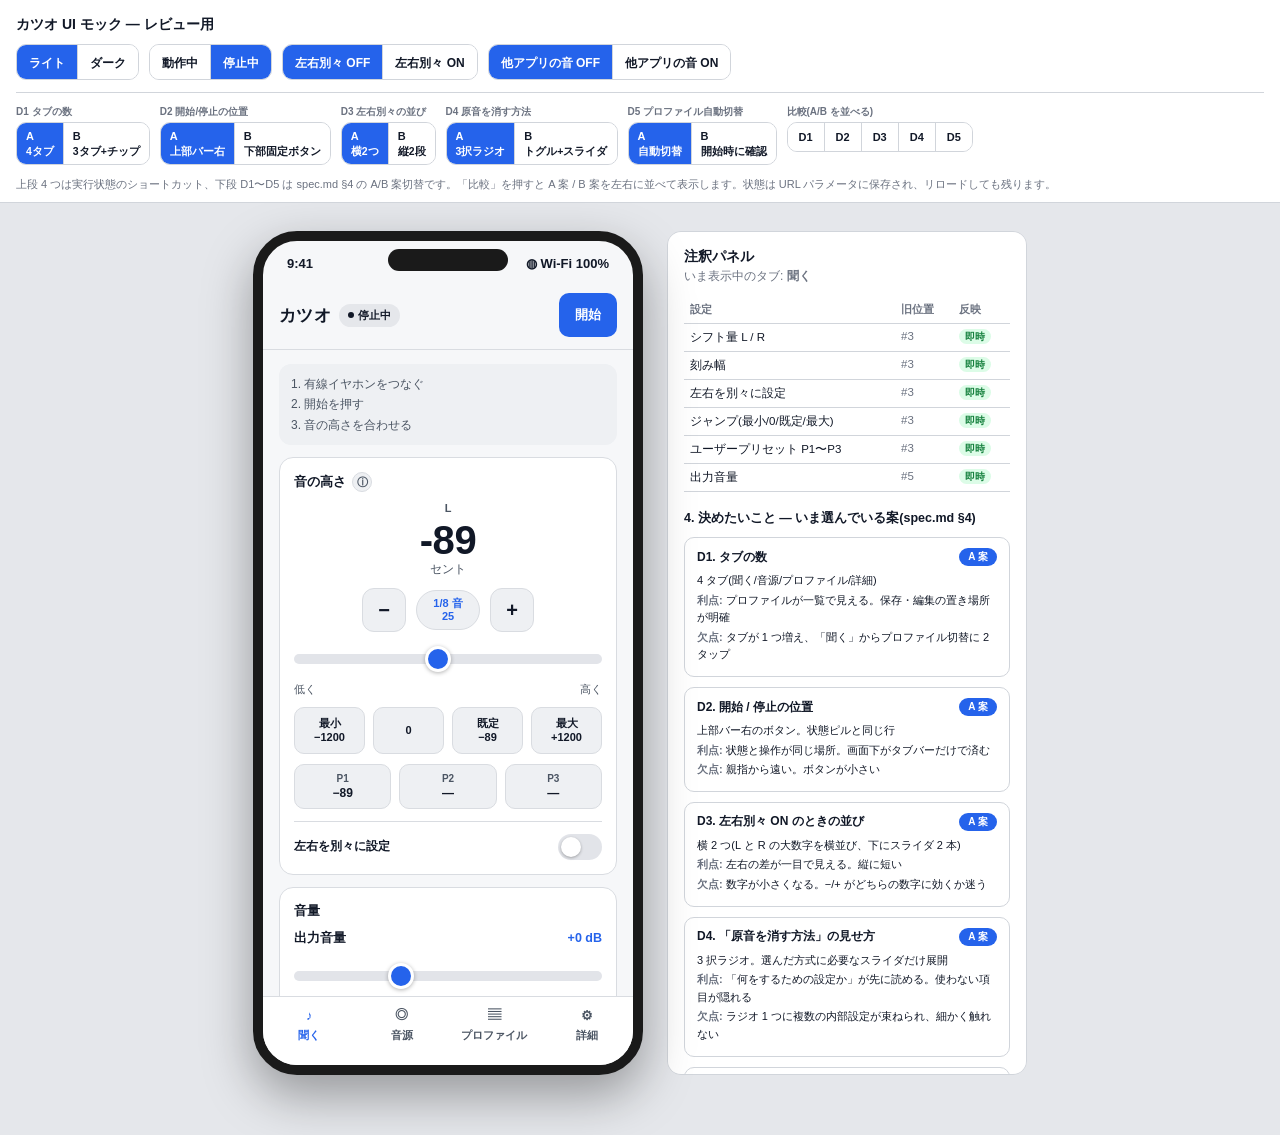
<file: mock/index.html>
<!DOCTYPE html>
<html lang="ja" data-theme="light">
<head>
<meta charset="UTF-8">
<meta name="viewport" content="width=device-width, initial-scale=1.0">
<title>カツオ UI 整理案モック</title>
<style>
  :root {
    --bg: #F6F7F9;
    --card: #FFFFFF;
    --card2: #EEF0F3;
    --fg: #111827;
    --muted: #4B5563;
    --line: #D9DCE1;
    --primary: #2563EB;
    --primary-fg: #FFFFFF;
    --track: #E2E4E9;
    --ok: #DCFCE7;
    --ok-fg: #15803D;
    --idle: #E5E7EB;
    --idle-fg: #111827;
    --stop: #DC2626;
    --stop-fg: #FFFFFF;
    --danger-bg: #FEF2F2;
    --danger-fg: #B91C1C;
    --danger-line: #FCA5A5;
    --warn-fg: #B45309;

    --shell-bg: #E5E7EB;
    --shell-fg: #111827;
    --shell-muted: #6B7280;
    --shell-card: #FFFFFF;
    --shell-line: #D1D5DB;
  }
  html[data-theme="dark"] {
    --bg: #0B0F14;
    --card: #161C24;
    --card2: #1E2732;
    --fg: #F3F4F6;
    --muted: #9AA4B2;
    --line: #2B3441;
    --primary: #3B82F6;
    --primary-fg: #FFFFFF;
    --track: #2F3743;
    --ok: #22C55E;
    --ok-fg: #0B0F14;
    --idle: #2A323D;
    --idle-fg: #F3F4F6;
    --stop: #EF4444;
    --stop-fg: #FFFFFF;
    --danger-bg: #2A1414;
    --danger-fg: #FFB4B4;
    --danger-line: #7F3535;
    --warn-fg: #FFD98A;
  }
  * { box-sizing: border-box; -webkit-tap-highlight-color: transparent; }
  html, body { height: 100%; }
  html, body {
    margin: 0; padding: 0;
    background: var(--shell-bg);
    color: var(--shell-fg);
    font-family: -apple-system, BlinkMacSystemFont, "Hiragino Sans", "Noto Sans JP", "Yu Gothic", sans-serif;
  }

  /* ---------- review toolbar ---------- */
  .toolbar {
    position: sticky; top: 0; z-index: 50;
    display: flex; flex-wrap: wrap; align-items: flex-start; gap: 10px;
    padding: 10px 16px;
    background: var(--shell-card);
    border-bottom: 1px solid var(--shell-line);
  }
  .toolbar h1 {
    font-size: 14px; font-weight: 700; margin: 6px 12px 0 0;
    color: var(--shell-fg); white-space: nowrap;
  }
  .toolbar .spacer { flex: 1 1 auto; }
  .tbtn-group {
    display: inline-flex; border: 1px solid var(--shell-line);
    border-radius: 10px; overflow: hidden; height: 36px;
  }
  .tbtn {
    appearance: none; border: none; background: var(--shell-card);
    color: var(--shell-fg); font-size: 12px; font-weight: 600;
    padding: 8px 12px; cursor: pointer; min-height: 36px;
    border-right: 1px solid var(--shell-line);
    font-family: inherit;
  }
  .tbtn:last-child { border-right: none; }
  .tbtn.active { background: #2563EB; color: #fff; }
  .toolbar-note {
    font-size: 11px; color: var(--shell-muted); width: 100%;
    padding-top: 2px;
  }
  .toolbar-row { display: flex; flex-wrap: wrap; gap: 10px; width: 100%; align-items: flex-start; }
  .toolbar-divider { width: 100%; height: 1px; background: var(--shell-line); margin: 2px 0; }

  .decision-seg-group { display: flex; flex-direction: column; gap: 3px; }
  .decision-seg-group .dtitle { font-size: 10px; font-weight: 700; color: var(--shell-muted); }
  .decision-btns { display: inline-flex; border: 1px solid var(--shell-line); border-radius: 10px; overflow: hidden; }
  .dbtn {
    appearance: none; border: none; background: var(--shell-card); color: var(--shell-fg);
    font-size: 10.5px; font-weight: 600; padding: 6px 9px; cursor: pointer;
    border-right: 1px solid var(--shell-line); font-family: inherit; line-height: 1.35;
    text-align: left; max-width: 130px;
  }
  .dbtn:last-child { border-right: none; }
  .dbtn.active { background: #2563EB; color: #fff; }
  .dbtn b { display: block; font-size: 11px; }

  .compare-btns { display: inline-flex; border: 1px solid var(--shell-line); border-radius: 10px; overflow: hidden; }
  .cbtn {
    appearance: none; border: none; background: var(--shell-card); color: var(--shell-fg);
    font-size: 11px; font-weight: 700; padding: 8px 11px; cursor: pointer;
    border-right: 1px solid var(--shell-line); font-family: inherit;
  }
  .cbtn:last-child { border-right: none; }
  .cbtn:hover { background: #EEF2FF; }

  /* ---------- stage layout ---------- */
  .stage {
    display: flex; align-items: flex-start; justify-content: center;
    gap: 24px; padding: 28px 16px 60px; flex-wrap: wrap;
  }

  /* ---------- phone frame ---------- */
  .phone-wrap { flex: 0 0 auto; }
  .phone {
    width: 390px; height: 844px;
    background: var(--bg);
    border-radius: 44px;
    border: 10px solid #1a1a1a;
    box-shadow: 0 20px 50px rgba(0,0,0,0.35);
    overflow: hidden;
    position: relative;
    display: flex; flex-direction: column;
    color: var(--fg);
  }
  .statusbar {
    height: 44px; flex: 0 0 auto;
    display: flex; align-items: center; justify-content: space-between;
    padding: 0 24px; font-size: 13px; font-weight: 600;
    color: var(--fg);
  }
  .statusbar .notch {
    position: absolute; top: 8px; left: 50%; transform: translateX(-50%);
    width: 120px; height: 22px; background: #1a1a1a; border-radius: 12px;
  }

  .appbar {
    flex: 0 0 auto;
    display: flex; align-items: center; gap: 8px;
    padding: 8px 16px 12px;
    border-bottom: 1px solid var(--line);
    background: var(--bg);
  }
  .appbar .brand { font-size: 17px; font-weight: 800; letter-spacing: 0.02em; }
  .status-pill {
    font-size: 11px; font-weight: 700; padding: 4px 9px; border-radius: 999px;
    display: inline-flex; align-items: center; gap: 4px; white-space: nowrap;
  }
  .status-pill.running { background: var(--ok); color: var(--ok-fg); }
  .status-pill.stopped { background: var(--idle); color: var(--idle-fg); }
  .status-pill .dot { width: 6px; height: 6px; border-radius: 50%; background: currentColor; }
  .latency-text { font-size: 11px; color: var(--muted); white-space: nowrap; }
  .appbar .spacer { flex: 1 1 auto; }
  .startstop-btn {
    appearance: none; border: none; border-radius: 10px;
    font-size: 13px; font-weight: 700; padding: 8px 16px;
    min-height: 44px; cursor: pointer; font-family: inherit;
  }
  .startstop-btn.start { background: var(--primary); color: var(--primary-fg); }
  .startstop-btn.stop { background: var(--stop); color: var(--stop-fg); }

  .fixedstartbar { display: none; flex: 0 0 auto; }
  .fixedstartbar button {
    width: 100%; height: 56px; border: none; font-size: 15px; font-weight: 800;
    cursor: pointer; font-family: inherit;
  }
  .fixedstartbar button.start { background: var(--primary); color: var(--primary-fg); }
  .fixedstartbar button.stop { background: var(--stop); color: var(--stop-fg); }

  .content {
    flex: 1 1 auto; overflow-y: auto; overflow-x: hidden;
    padding: 14px 16px 24px;
    background: var(--bg);
  }
  .tabpanel { display: none; }
  .tabpanel.active { display: block; }

  .tabbar {
    flex: 0 0 auto;
    display: flex; border-top: 1px solid var(--line);
    background: var(--card); padding-bottom: 18px;
  }
  .tabbtn {
    flex: 1 1 0; appearance: none; border: none; background: transparent;
    display: flex; flex-direction: column; align-items: center; gap: 3px;
    padding: 8px 4px 4px; cursor: pointer; font-family: inherit;
    color: var(--muted); font-size: 11px; font-weight: 600;
    min-height: 44px;
  }
  .tabbtn.active { color: var(--primary); }
  .tabbtn .ico {
    width: 20px; height: 20px; border-radius: 6px;
    display: flex; align-items: center; justify-content: center;
    font-size: 13px;
  }

  /* ---------- cards & sections ---------- */
  .card {
    background: var(--card); border: 1px solid var(--line);
    border-radius: 14px; padding: 14px; margin-bottom: 12px;
  }
  .card2 { background: var(--card2); }
  .section-head {
    display: flex; align-items: center; gap: 6px; margin-bottom: 10px;
  }
  .section-title { font-size: 13px; font-weight: 700; color: var(--fg); }
  .section-sub { font-size: 11px; color: var(--muted); margin-top: -6px; margin-bottom: 10px; }
  .info-btn {
    appearance: none; border: 1px solid var(--line); background: var(--card2);
    color: var(--muted); border-radius: 50%; width: 20px; height: 20px;
    font-size: 11px; line-height: 1; cursor: pointer; font-family: inherit;
    display: inline-flex; align-items: center; justify-content: center;
    font-weight: 700; flex: 0 0 auto;
  }
  .info-body {
    display: none; font-size: 12px; color: var(--muted); line-height: 1.6;
    background: var(--card2); border-radius: 10px; padding: 10px 12px; margin: 8px 0 10px;
    white-space: pre-line;
  }
  .info-body.open { display: block; }
  .badge-restart {
    font-size: 10px; font-weight: 700; color: var(--warn-fg);
    background: var(--card2); border: 1px solid var(--line);
    border-radius: 999px; padding: 2px 7px; margin-left: 6px; white-space: nowrap;
  }
  .badge-current {
    font-size: 10px; font-weight: 700; color: var(--ok-fg);
    background: var(--ok); border-radius: 999px; padding: 2px 8px; margin-left: 6px; white-space: nowrap;
  }
  .divider { height: 1px; background: var(--line); margin: 12px 0; border: none; }

  /* ---------- usage banner ---------- */
  .usage-box {
    font-size: 12px; color: var(--muted); background: var(--card2);
    border-radius: 12px; padding: 10px 12px; margin-bottom: 12px; line-height: 1.7;
  }

  /* ---------- profile chips (D1-B) ---------- */
  .chip-row {
    display: flex; gap: 8px; overflow-x: auto; padding-bottom: 4px; margin-bottom: 12px;
  }
  .chip {
    flex: 0 0 auto; background: var(--card2); border: 1px solid var(--line); border-radius: 999px;
    padding: 8px 14px; font-size: 12px; font-weight: 700; color: var(--fg); cursor: pointer;
    font-family: inherit; white-space: nowrap; min-height: 36px;
  }
  .chip.selected { background: var(--primary); color: var(--primary-fg); border-color: var(--primary); }
  .chip.add { border-style: dashed; color: var(--muted); }

  /* ---------- shift number ---------- */
  .shift-row { display: flex; gap: 10px; }
  .shift-col { flex: 1 1 0; text-align: center; }
  .shift-tag { font-size: 11px; font-weight: 700; color: var(--muted); margin-bottom: 2px; }
  .shift-number {
    font-size: 40px; font-weight: 800; letter-spacing: -0.01em;
    background: none; border: none; color: var(--fg); font-family: inherit;
    cursor: pointer; padding: 2px 4px; border-radius: 8px;
  }
  .shift-unit { font-size: 12px; color: var(--muted); margin-top: -4px; }
  .stepper-row {
    display: flex; align-items: center; justify-content: center; gap: 10px;
    margin: 10px 0 4px;
  }
  .step-btn {
    width: 44px; height: 44px; border-radius: 12px; border: 1px solid var(--line);
    background: var(--card2); color: var(--fg); font-size: 20px; font-weight: 700;
    cursor: pointer; font-family: inherit;
  }
  .step-pill {
    font-size: 11px; font-weight: 700; color: var(--primary);
    background: var(--card2); border: 1px solid var(--line); border-radius: 999px;
    padding: 6px 10px; cursor: pointer; min-width: 64px; text-align: center; font-family: inherit;
    white-space: pre-line; line-height: 1.2;
  }
  .split-toggle-row {
    display: flex; align-items: center; justify-content: space-between;
    margin-top: 8px; font-size: 12px; color: var(--fg); font-weight: 600;
  }

  .lr-block { margin-bottom: 16px; text-align: center; }
  .lr-block .lr-block-tag { font-size: 11px; font-weight: 700; color: var(--muted); text-align: left; margin-bottom: 2px; }
  .lr-block .stepper-row { margin: 8px 0; }

  input[type=range] {
    -webkit-appearance: none; appearance: none; width: 100%; height: 34px;
    background: transparent; margin: 6px 0;
  }
  input[type=range]::-webkit-slider-runnable-track {
    height: 10px; border-radius: 999px; background: var(--track);
  }
  input[type=range]::-webkit-slider-thumb {
    -webkit-appearance: none; appearance: none;
    width: 26px; height: 26px; border-radius: 50%; background: var(--primary);
    border: 3px solid var(--card); margin-top: -8px;
    box-shadow: 0 1px 4px rgba(0,0,0,0.3);
  }
  input[type=range]::-moz-range-track { height: 10px; border-radius: 999px; background: var(--track); }
  input[type=range]::-moz-range-thumb {
    width: 26px; height: 26px; border-radius: 50%; background: var(--primary); border: 3px solid var(--card);
  }
  .slider-sublabels { display: flex; justify-content: space-between; font-size: 11px; color: var(--muted); }

  .jump-row { display: flex; gap: 8px; margin-top: 10px; }
  .jump-btn {
    flex: 1 1 0; background: var(--card2); border: 1px solid var(--line); border-radius: 10px;
    padding: 8px 4px; font-size: 11px; font-weight: 700; color: var(--fg); text-align: center;
    cursor: pointer; font-family: inherit; white-space: pre-line; line-height: 1.3; min-height: 44px;
  }

  .preset-row { display: flex; gap: 8px; margin-top: 10px; }
  .preset-btn {
    flex: 1 1 0; background: var(--card2); border: 1px solid var(--line); border-radius: 10px;
    padding: 8px 4px; font-size: 12px; font-weight: 700; color: var(--fg); text-align: center;
    cursor: pointer; font-family: inherit; min-height: 44px;
  }
  .preset-btn .slot-name { display: block; font-size: 10px; color: var(--muted); font-weight: 600; }
  .preset-btn .slot-val { display: block; margin-top: 2px; }

  /* ---------- generic rows ---------- */
  .field-row { margin-bottom: 14px; }
  .field-row:last-child { margin-bottom: 0; }
  .field-row.dim { opacity: 0.4; }
  .field-label-row { display: flex; align-items: center; justify-content: space-between; margin-bottom: 6px; }
  .field-label { font-size: 12.5px; font-weight: 700; color: var(--fg); display: flex; align-items: center; }
  .field-value { font-size: 12.5px; font-weight: 700; color: var(--primary); }

  /* toggle switch */
  .switch { position: relative; display: inline-block; width: 44px; height: 26px; flex: 0 0 auto; }
  .switch input { opacity: 0; width: 0; height: 0; }
  .switch-track {
    position: absolute; inset: 0; background: var(--track); border-radius: 999px; cursor: pointer;
    transition: background .15s;
  }
  .switch-track::before {
    content: ""; position: absolute; width: 20px; height: 20px; left: 3px; top: 3px;
    background: #fff; border-radius: 50%; transition: transform .15s; box-shadow: 0 1px 3px rgba(0,0,0,0.3);
  }
  .switch input:checked + .switch-track { background: var(--primary); }
  .switch input:checked + .switch-track::before { transform: translateX(18px); }

  /* segmented control */
  .segmented { display: flex; background: var(--card2); border-radius: 10px; padding: 3px; gap: 3px; }
  .segmented.wrap { flex-wrap: wrap; }
  .seg-btn {
    flex: 1 1 0; border: none; background: transparent; border-radius: 8px;
    font-size: 11.5px; font-weight: 700; color: var(--muted); padding: 8px 4px;
    cursor: pointer; font-family: inherit; white-space: pre-line; line-height: 1.25; min-height: 40px;
  }
  .seg-btn.active { background: var(--primary); color: var(--primary-fg); }

  /* select-like row */
  .select-row {
    display: flex; align-items: center; justify-content: space-between;
    background: var(--card2); border-radius: 10px; padding: 10px 12px; min-height: 44px;
  }
  .select-row select {
    border: none; background: transparent; color: var(--fg); font-size: 12.5px; font-weight: 700;
    font-family: inherit; text-align: right;
  }

  /* radio list */
  .radio-item {
    display: flex; align-items: flex-start; gap: 10px; padding: 10px 4px; cursor: pointer;
    border-bottom: 1px solid var(--line);
  }
  .radio-item:last-of-type { border-bottom: none; }
  .radio-item input { margin-top: 3px; width: 18px; height: 18px; flex: 0 0 auto; accent-color: var(--primary); }
  .radio-text { font-size: 12.5px; color: var(--fg); line-height: 1.5; }
  .radio-text .sub { display: block; font-size: 11px; color: var(--muted); margin-top: 2px; }

  .status-row {
    font-size: 11.5px; color: var(--muted); background: var(--card2);
    border-radius: 8px; padding: 7px 10px; margin-bottom: 10px;
  }

  .capture-detail { display: none; margin-top: 12px; padding-top: 12px; border-top: 1px dashed var(--line); }
  .capture-detail.open { display: block; }
  .duck-block { display: none; margin-top: 12px; }
  .duck-block.open { display: block; }

  details.collapsible {
    background: var(--card2); border-radius: 10px; padding: 10px 12px; margin-bottom: 8px;
  }
  details.collapsible summary {
    font-size: 12.5px; font-weight: 700; color: var(--fg); cursor: pointer; list-style: none;
    display: flex; align-items: center; justify-content: space-between;
  }
  details.collapsible summary::-webkit-details-marker { display: none; }
  details.collapsible summary::after { content: "▾"; color: var(--muted); font-size: 11px; }
  details.collapsible[open] summary::after { content: "▴"; }
  details.collapsible .body { font-size: 12px; color: var(--muted); line-height: 1.7; margin-top: 8px; white-space: pre-line; }

  .note-note {
    font-size: 11px; color: var(--warn-fg); background: var(--card2); border-radius: 8px;
    padding: 8px 10px; margin-bottom: 12px;
  }
  .d5-note {
    font-size: 11px; color: var(--muted); background: var(--card2); border: 1px dashed var(--line);
    border-radius: 10px; padding: 10px 12px; margin-bottom: 12px; line-height: 1.6;
  }

  .profile-card { position: relative; }
  .profile-card .pname { font-size: 13.5px; font-weight: 800; margin-bottom: 4px; }
  .profile-card .pdevice { font-size: 11px; color: var(--muted); margin-bottom: 6px; }
  .profile-card .psummary { font-size: 12px; color: var(--fg); line-height: 1.6; margin-bottom: 10px; }
  .apply-btn {
    background: var(--primary); color: var(--primary-fg); border: none; border-radius: 8px;
    font-size: 12px; font-weight: 700; padding: 8px 14px; cursor: pointer; font-family: inherit; min-height: 36px;
  }
  .apply-btn.applied { background: var(--idle); color: var(--idle-fg); }

  .save-btn {
    width: 100%; background: var(--card2); border: 1px dashed var(--line); border-radius: 10px;
    color: var(--fg); font-size: 12.5px; font-weight: 700; padding: 12px; cursor: pointer;
    font-family: inherit; min-height: 44px;
  }

  .diag-box {
    font-family: ui-monospace, SFMono-Regular, Menlo, Consolas, monospace;
    font-size: 10.5px; line-height: 1.7; color: var(--muted); background: var(--card2);
    border-radius: 10px; padding: 10px 12px; white-space: pre-wrap; word-break: break-word;
  }
  .record-btn {
    width: 100%; margin-top: 10px; background: var(--card); border: 1px solid var(--line);
    border-radius: 10px; color: var(--fg); font-size: 12.5px; font-weight: 700; padding: 12px;
    cursor: pointer; font-family: inherit; min-height: 44px;
  }

  /* ---------- confirm modal (D5-B) ---------- */
  .modal-overlay {
    position: absolute; inset: 0; background: rgba(0,0,0,0.45);
    display: none; align-items: center; justify-content: center; z-index: 40; padding: 24px;
  }
  .modal-overlay.open { display: flex; }
  .modal-card {
    background: var(--card); border-radius: 16px; padding: 18px; width: 100%; max-width: 300px;
    box-shadow: 0 10px 30px rgba(0,0,0,0.3);
  }
  .modal-card p { font-size: 13px; color: var(--fg); line-height: 1.6; margin: 0 0 16px; }
  .modal-card .modal-btns { display: flex; gap: 8px; }
  .modal-card button {
    flex: 1 1 0; border: none; border-radius: 10px; padding: 10px; font-size: 12.5px; font-weight: 700;
    cursor: pointer; font-family: inherit; min-height: 44px;
  }
  .modal-card .btn-primary { background: var(--primary); color: var(--primary-fg); }
  .modal-card .btn-secondary { background: var(--card2); color: var(--fg); }

  /* ---------- annotation panel ---------- */
  .annotations {
    width: 360px; flex: 0 0 auto;
    background: var(--shell-card); border: 1px solid var(--shell-line); border-radius: 14px;
    padding: 16px; color: var(--shell-fg); align-self: flex-start;
    max-height: 844px; overflow-y: auto;
  }
  .annotations h2 { font-size: 14px; margin: 0 0 2px; }
  .annotations .cur-tab { font-size: 12px; color: var(--shell-muted); margin-bottom: 12px; }
  .anno-table { width: 100%; border-collapse: collapse; font-size: 11.5px; margin-bottom: 18px; }
  .anno-table th, .anno-table td {
    text-align: left; padding: 6px 6px; border-bottom: 1px solid var(--shell-line); vertical-align: top;
  }
  .anno-table th { color: var(--shell-muted); font-weight: 700; font-size: 10.5px; }
  .anno-table td.pos { color: var(--shell-muted); white-space: nowrap; }
  .anno-table td.timing { white-space: nowrap; }
  .timing-tag { font-size: 10px; font-weight: 700; padding: 2px 6px; border-radius: 999px; }
  .timing-tag.immediate { background: #DCFCE7; color: #15803D; }
  .timing-tag.restart { background: #FEF3C7; color: #92400E; }
  .timing-tag.na { background: #E5E7EB; color: #374151; }
  .anno-empty { font-size: 11.5px; color: var(--shell-muted); padding: 8px 0 16px; }

  .anno-decide h3 { font-size: 12.5px; margin: 0 0 10px; }
  .anno-d-block { border: 1px solid var(--shell-line); border-radius: 10px; padding: 10px 12px; margin-bottom: 10px; }
  .anno-d-block .dhead { display: flex; align-items: center; justify-content: space-between; margin-bottom: 6px; gap: 8px; }
  .anno-d-block .dhead h4 { margin: 0; font-size: 12px; line-height: 1.4; }
  .anno-d-block .dbadge {
    font-size: 10px; font-weight: 800; background: var(--primary); color: #fff; border-radius: 999px;
    padding: 2px 9px; flex: 0 0 auto; white-space: nowrap;
  }
  .anno-d-block .dline { font-size: 11px; line-height: 1.6; color: var(--shell-fg); margin: 2px 0; }
  .anno-d-block .dline b { color: var(--shell-muted); font-weight: 700; }

  /* ---------- embed mode ---------- */
  body.embed .toolbar, body.embed .annotations { display: none !important; }
  body.embed .stage { padding: 0; gap: 0; min-height: 100vh; align-items: stretch; justify-content: stretch; }
  body.embed .phone-wrap { width: 100%; }
  body.embed .phone { width: 100%; height: 100vh; border-radius: 0; border: none; box-shadow: none; }

  /* ---------- compare view ---------- */
  #compareView { display: none; }
  .compare-header {
    display: flex; align-items: center; gap: 12px; padding: 12px 16px;
    background: var(--shell-card); border-bottom: 1px solid var(--shell-line);
    position: sticky; top: 0; z-index: 10;
  }
  .compare-header h2 { font-size: 14px; margin: 0; }
  .back-btn {
    background: var(--shell-card); border: 1px solid var(--shell-line); border-radius: 8px;
    padding: 8px 14px; font-size: 12px; font-weight: 700; cursor: pointer; font-family: inherit;
  }
  .compare-cols { display: flex; gap: 20px; padding: 24px; flex-wrap: wrap; justify-content: center; }
  .compare-col { width: 390px; }
  .compare-col .clabel { font-size: 13px; font-weight: 800; margin-bottom: 6px; }
  .compare-col .cline { font-size: 11.5px; color: var(--shell-muted); line-height: 1.6; margin-bottom: 2px; }
  .compare-col iframe {
    width: 390px; height: 844px; border: 10px solid #1a1a1a; border-radius: 44px;
    margin-top: 10px; box-shadow: 0 20px 50px rgba(0,0,0,0.25); background: #fff;
  }

  @media (max-width: 800px) {
    .stage { flex-direction: column; align-items: center; }
    .annotations { width: 390px; max-height: none; }
  }
</style>
</head>
<body>

  <div class="toolbar" id="toolbar">
    <h1>カツオ UI モック — レビュー用</h1>

    <div class="toolbar-row">
      <div class="tbtn-group" id="themeGroup">
        <button class="tbtn active" data-theme-btn="light">ライト</button>
        <button class="tbtn" data-theme-btn="dark">ダーク</button>
      </div>
      <div class="tbtn-group" id="runGroup">
        <button class="tbtn" data-run-btn="running">動作中</button>
        <button class="tbtn active" data-run-btn="stopped">停止中</button>
      </div>
      <div class="tbtn-group" id="splitGroup">
        <button class="tbtn active" data-split-btn="off">左右別々 OFF</button>
        <button class="tbtn" data-split-btn="on">左右別々 ON</button>
      </div>
      <div class="tbtn-group" id="captureGroup">
        <button class="tbtn active" data-capture-btn="off">他アプリの音 OFF</button>
        <button class="tbtn" data-capture-btn="on">他アプリの音 ON</button>
      </div>
    </div>

    <div class="toolbar-divider"></div>

    <div class="toolbar-row">
      <div class="decision-seg-group">
        <span class="dtitle">D1 タブの数</span>
        <div class="decision-btns">
          <button class="dbtn active" data-dkey="d1" data-dval="A"><b>A</b>4タブ</button>
          <button class="dbtn" data-dkey="d1" data-dval="B"><b>B</b>3タブ+チップ</button>
        </div>
      </div>
      <div class="decision-seg-group">
        <span class="dtitle">D2 開始/停止の位置</span>
        <div class="decision-btns">
          <button class="dbtn active" data-dkey="d2" data-dval="A"><b>A</b>上部バー右</button>
          <button class="dbtn" data-dkey="d2" data-dval="B"><b>B</b>下部固定ボタン</button>
        </div>
      </div>
      <div class="decision-seg-group">
        <span class="dtitle">D3 左右別々の並び</span>
        <div class="decision-btns">
          <button class="dbtn active" data-dkey="d3" data-dval="A"><b>A</b>横2つ</button>
          <button class="dbtn" data-dkey="d3" data-dval="B"><b>B</b>縦2段</button>
        </div>
      </div>
      <div class="decision-seg-group">
        <span class="dtitle">D4 原音を消す方法</span>
        <div class="decision-btns">
          <button class="dbtn active" data-dkey="d4" data-dval="A"><b>A</b>3択ラジオ</button>
          <button class="dbtn" data-dkey="d4" data-dval="B"><b>B</b>トグル+スライダ</button>
        </div>
      </div>
      <div class="decision-seg-group">
        <span class="dtitle">D5 プロファイル自動切替</span>
        <div class="decision-btns">
          <button class="dbtn active" data-dkey="d5" data-dval="A"><b>A</b>自動切替</button>
          <button class="dbtn" data-dkey="d5" data-dval="B"><b>B</b>開始時に確認</button>
        </div>
      </div>
      <div class="decision-seg-group">
        <span class="dtitle">比較(A/B を並べる)</span>
        <div class="compare-btns">
          <button class="cbtn" data-compare-btn="d1">D1</button>
          <button class="cbtn" data-compare-btn="d2">D2</button>
          <button class="cbtn" data-compare-btn="d3">D3</button>
          <button class="cbtn" data-compare-btn="d4">D4</button>
          <button class="cbtn" data-compare-btn="d5">D5</button>
        </div>
      </div>
    </div>

    <div class="toolbar-note">上段 4 つは実行状態のショートカット、下段 D1〜D5 は spec.md §4 の A/B 案切替です。「比較」を押すと A 案 / B 案を左右に並べて表示します。状態は URL パラメータに保存され、リロードしても残ります。</div>
  </div>

  <div class="stage">
    <div class="phone-wrap">
      <div class="phone" id="phone">
        <div class="statusbar">
          <span>9:41</span>
          <div class="notch"></div>
          <span>◍ Wi-Fi 100%</span>
        </div>

        <div class="appbar">
          <span class="brand">カツオ</span>
          <span class="status-pill stopped" id="statusPill"><span class="dot"></span><span id="statusPillText">停止中</span></span>
          <span class="latency-text" id="latencyText" style="display:none;">往復 6.2 ms</span>
          <span class="spacer"></span>
          <button class="startstop-btn start" id="startStopBtn">開始</button>
        </div>

        <div class="content">

          <!-- ============ TAB: 聞く ============ -->
          <section class="tabpanel active" data-tab="listen">

            <div class="chip-row" id="chipRow" style="display:none;">
              <button class="chip selected" data-chip="usb">USB 有線・会話 ✓</button>
              <button class="chip" data-chip="btusb">BT + USB・音楽</button>
              <button class="chip" data-chip="acc">実験: ユーザー補助</button>
              <button class="chip add" data-chip="add">＋ 保存</button>
            </div>

            <div class="usage-box" id="usageBox">1. 有線イヤホンをつなぐ<br>2. 開始を押す<br>3. 音の高さを合わせる</div>

            <div class="card">
              <div class="section-head">
                <span class="section-title">音の高さ</span>
                <button class="info-btn" data-info-target="info-shift">ⓘ</button>
              </div>
              <div class="info-body" id="info-shift">入ってきた音を、どれだけ高く / 低くして聞くかです。100 で半音、200 で全音、1200 で 1 オクターブ変わります。マイナスにすると低く聞こえます。作者本人の既定値は −89(半音よりわずかに狭い)です。</div>

              <!-- D3-A: 横2つ -->
              <div id="d3A">
                <div class="shift-row" id="shiftRow">
                  <div class="shift-col" data-ch="L">
                    <div class="shift-tag">L</div>
                    <button class="shift-number" data-tap="L">−89</button>
                    <div class="shift-unit">セント</div>
                  </div>
                  <div class="shift-col" data-ch="R" style="display:none;">
                    <div class="shift-tag">R</div>
                    <button class="shift-number" data-tap="R">−89</button>
                    <div class="shift-unit">セント</div>
                  </div>
                </div>

                <div class="stepper-row">
                  <button class="step-btn" data-step-dir="-1">−</button>
                  <button class="step-pill" id="stepPill">1/8 音<br>25</button>
                  <button class="step-btn" data-step-dir="1">+</button>
                </div>

                <input type="range" min="-1200" max="1200" value="-89" id="shiftSliderL" class="shift-slider-L">
                <div class="slider-sublabels"><span>低く</span><span>高く</span></div>
                <input type="range" min="-1200" max="1200" value="-89" id="shiftSliderR" class="shift-slider-R" style="display:none;">
              </div>

              <!-- D3-B: 縦2段 -->
              <div id="d3B" style="display:none;">
                <div class="stepper-row" style="justify-content:center;">
                  <button class="step-pill" id="stepPillB">1/8 音<br>25</button>
                </div>

                <div class="lr-block">
                  <div class="lr-block-tag">L</div>
                  <button class="shift-number" data-tap="L">−89</button>
                  <div class="shift-unit">セント</div>
                  <div class="stepper-row">
                    <button class="step-btn" data-step-dir-b="-1" data-ch="L">−</button>
                    <button class="step-btn" data-step-dir-b="1" data-ch="L">+</button>
                  </div>
                  <input type="range" min="-1200" max="1200" value="-89" class="shift-slider-L">
                </div>

                <div class="divider"></div>

                <div class="lr-block">
                  <div class="lr-block-tag">R</div>
                  <button class="shift-number" data-tap="R">−89</button>
                  <div class="shift-unit">セント</div>
                  <div class="stepper-row">
                    <button class="step-btn" data-step-dir-b="-1" data-ch="R">−</button>
                    <button class="step-btn" data-step-dir-b="1" data-ch="R">+</button>
                  </div>
                  <input type="range" min="-1200" max="1200" value="-89" class="shift-slider-R">
                </div>
              </div>

              <div class="jump-row">
                <button class="jump-btn" data-jump="-1200">最小<br>−1200</button>
                <button class="jump-btn" data-jump="0">0</button>
                <button class="jump-btn" data-jump="-89">既定<br>−89</button>
                <button class="jump-btn" data-jump="1200">最大<br>+1200</button>
              </div>

              <div class="preset-row">
                <button class="preset-btn" data-preset="1"><span class="slot-name">P1</span><span class="slot-val">−89</span></button>
                <button class="preset-btn" data-preset="2"><span class="slot-name">P2</span><span class="slot-val">—</span></button>
                <button class="preset-btn" data-preset="3"><span class="slot-name">P3</span><span class="slot-val">—</span></button>
              </div>

              <div class="divider"></div>

              <div class="split-toggle-row">
                <span>左右を別々に設定</span>
                <label class="switch">
                  <input type="checkbox" id="splitSwitch">
                  <span class="switch-track"></span>
                </label>
              </div>
            </div>

            <div class="card">
              <div class="section-head">
                <span class="section-title">音量</span>
              </div>
              <div class="field-label-row">
                <span class="field-label">出力音量</span>
                <span class="field-value" id="volumeValue">+0 dB</span>
              </div>
              <input type="range" min="-6" max="12" value="0" id="volumeSlider">
              <div class="slider-sublabels"><span>小さく</span><span>大きく</span></div>
            </div>
          </section>

          <!-- ============ TAB: 音源 ============ -->
          <section class="tabpanel" data-tab="source">

            <div class="card">
              <div class="section-head">
                <span class="section-title">マイク</span>
              </div>
              <div class="field-row">
                <div class="field-label-row">
                  <span class="field-label">マイク<button class="info-btn" data-info-target="info-mic" style="margin-left:6px;">ⓘ</button></span>
                  <span class="field-value" id="micGainValue">+0 dB</span>
                </div>
                <div class="info-body" id="info-mic">この端末のマイクが拾う音の大きさです。スライダを一番左まで下げると「OFF」になり、マイクの音が完全に無音になります(捕獲音だけを聴きたいときに使います)。</div>
                <input type="range" min="-30" max="12" value="0" id="micGainSlider">
                <div class="slider-sublabels"><span>OFF</span><span>大きく</span></div>
              </div>

              <div class="field-row">
                <div class="field-label-row">
                  <span class="field-label">マイクの前処理<span class="badge-restart">再起動</span></span>
                </div>
                <div class="segmented">
                  <button class="seg-btn" data-seg="preproc" data-val="raw">生<br>(加工なし)</button>
                  <button class="seg-btn active" data-seg="preproc" data-val="ns">ノイズ<br>抑制</button>
                  <button class="seg-btn" data-seg="preproc" data-val="voice">通話向け</button>
                </div>
              </div>

              <div class="field-row">
                <div class="field-label-row">
                  <span class="field-label">入力元<span class="badge-restart">再起動</span></span>
                </div>
                <div class="select-row">
                  <span>入力元デバイス</span>
                  <select>
                    <option>自動</option>
                    <option>本体マイク</option>
                    <option>USB ヘッドセット</option>
                    <option>有線ヘッドセット</option>
                  </select>
                </div>
              </div>

              <details class="collapsible">
                <summary>処理方式(マイク)</summary>
                <div class="body">既定のまま(低遅延)を推奨します。会話や周囲の音向きで、生の音とほぼずれずに聞こえます。</div>
                <div class="segmented" style="margin-top:8px;">
                  <button class="seg-btn active" data-seg="micmethod">低遅延<br>5 ms</button>
                  <button class="seg-btn" data-seg="micmethod">PV<br>55 ms</button>
                  <button class="seg-btn" data-seg="micmethod">PV<br>110 ms</button>
                </div>
              </details>
            </div>

            <div class="card">
              <div class="field-label-row" style="margin-bottom:2px;">
                <span class="field-label">他アプリの音を拾う<button class="info-btn" data-info-target="info-capture" style="margin-left:6px;">ⓘ</button></span>
                <label class="switch">
                  <input type="checkbox" id="captureSwitch">
                  <span class="switch-track"></span>
                </label>
              </div>
              <div class="info-body" id="info-capture">ON にすると、他のアプリが再生している音(YouTube や音楽アプリなど)も、マイクの音と同じようにピッチシフトして混ぜます。ON にした状態で開始すると、画面の共有を許可する確認画面が出ます(録画はされません)。

原音がそのまま二重に聞こえないようにする使い方: 原音を「ダミーの Bluetooth イヤホン」に流し、このアプリの出力先には有線(USB)イヤホンを選んでください。

DRM 付きの音声や、キャプチャを拒否するアプリの音は拾えません。</div>

              <div id="captureDetail" class="capture-detail">
                <div class="field-row">
                  <div class="field-label-row">
                    <span class="field-label">他アプリの音の音量</span>
                    <span class="field-value">+0 dB</span>
                  </div>
                  <input type="range" min="-12" max="12" value="0">
                </div>

                <div class="status-row">状態: 捕獲中</div>

                <div class="field-row">
                  <div class="field-label-row"><span class="field-label">処理方式(捕獲)</span></div>
                  <div class="segmented">
                    <button class="seg-btn" data-seg="capmethod">低遅延<br>5 ms</button>
                    <button class="seg-btn" data-seg="capmethod">PV<br>55 ms</button>
                    <button class="seg-btn active" data-seg="capmethod">PV<br>110 ms</button>
                  </div>
                </div>

                <!-- D4-A: 3択ラジオ -->
                <div id="d4A">
                  <div class="field-row">
                    <div class="field-label-row"><span class="field-label">原音を消す方法</span></div>
                    <div class="card2" style="border-radius:10px; padding:2px 10px;">
                      <label class="radio-item">
                        <input type="radio" name="duckMethod" value="none">
                        <span class="radio-text">何もしない<span class="sub">二重に聞こえる</span></span>
                      </label>
                      <label class="radio-item">
                        <input type="radio" name="duckMethod" value="btdummy" checked>
                        <span class="radio-text">ダミー Bluetooth に原音を逃がす<span class="sub">手順を見る →</span></span>
                      </label>
                      <label class="radio-item">
                        <input type="radio" name="duckMethod" value="accessibility">
                        <span class="radio-text">ユーザー補助系統に載せてメディア音量を絞る<span class="sub">実験・再起動が必要</span></span>
                      </label>
                    </div>
                  </div>

                  <div id="duckBlock" class="duck-block">
                    <div class="field-row">
                      <div class="field-label-row">
                        <span class="field-label">原音の抑え込み<button class="info-btn" data-info-target="info-duck" style="margin-left:6px;">ⓘ</button></span>
                        <span class="field-value">100%</span>
                      </div>
                      <div class="info-body" id="info-duck">動作中・他アプリの音を拾う ON・出力をユーザー補助の音量系統に載せる ON、の 3 つがそろっているときだけ効きます。端末のメディア音量そのものを直接下げることで原音を聞こえにくくします。100% でメディア音量が 0、0% で抑え込みを始める前の音量のままです。</div>
                      <input type="range" min="0" max="100" value="100">
                    </div>
                    <div class="field-row">
                      <div class="field-label-row">
                        <span class="field-label">ユーザー補助系統の音量</span>
                        <span class="field-value">15 / 15</span>
                      </div>
                      <input type="range" min="0" max="15" value="15">
                    </div>
                  </div>
                </div>

                <!-- D4-B: トグル + スライダ2つ(現状踏襲) -->
                <div id="d4B" style="display:none;">
                  <div class="field-row">
                    <div class="field-label-row">
                      <span class="field-label">出力をユーザー補助の音量系統に載せる(実験)<span class="badge-restart">再起動</span></span>
                      <label class="switch">
                        <input type="checkbox" id="accToggleB">
                        <span class="switch-track"></span>
                      </label>
                    </div>
                    <div class="section-sub" style="margin:0;">端末の音量キーがこの用途の音量に切り替わります</div>
                  </div>
                  <div class="field-row" id="duckRowB">
                    <div class="field-label-row">
                      <span class="field-label">原音の抑え込み</span>
                      <span class="field-value" id="duckValueB">100%</span>
                    </div>
                    <input type="range" min="0" max="100" value="100" id="duckSliderB">
                    <div class="section-sub" id="duckHintB" style="margin-top:4px;">ユーザー補助の音量系統を ON にすると使えます</div>
                  </div>
                  <div class="field-row" id="accVolRowB">
                    <div class="field-label-row">
                      <span class="field-label">ユーザー補助系統の音量</span>
                      <span class="field-value">15 / 15</span>
                    </div>
                    <input type="range" min="0" max="15" value="15">
                  </div>
                </div>
              </div>
            </div>

            <div class="card">
              <div class="section-head"><span class="section-title">出力先</span></div>
              <div class="select-row">
                <span>出力先デバイス<span class="badge-restart">再起動</span></span>
                <select>
                  <option>自動</option>
                  <option>USB ヘッドセット</option>
                  <option>有線イヤホン</option>
                  <option>Bluetooth</option>
                </select>
              </div>
            </div>
          </section>

          <!-- ============ TAB: プロファイル ============ -->
          <section class="tabpanel" data-tab="profile">
            <div class="note-note">未実装。形を決めてから作る。</div>

            <div class="d5-note" id="d5BNote" style="display:none;">開始時に「いまの出力先は USB ヘッドセット。プロファイル「USB 有線・会話」を適用しますか?」と確認します</div>

            <div class="card profile-card">
              <span class="badge-current" style="position:absolute; top:14px; right:14px;">使用中</span>
              <div class="pname">USB 有線・会話</div>
              <div class="pdevice">対象デバイス: USB ヘッドセット</div>
              <div class="psummary">シフト −89 ・ マイクのみ ・ 出力先 USB ヘッドセット</div>
              <button class="apply-btn applied">適用中</button>
            </div>

            <div class="card profile-card">
              <div class="pname">BT + USB・音楽(捕獲)</div>
              <div class="pdevice">対象デバイス: Bluetooth(ダミー)+ USB</div>
              <div class="psummary">シフト −89 ・ 他アプリの音 ON(PV 110ms)・ 出力先 USB</div>
              <button class="apply-btn">適用</button>
            </div>

            <div class="card profile-card">
              <div class="pname">実験: ユーザー補助</div>
              <div class="pdevice">対象デバイス: 本体スピーカー / イヤホン</div>
              <div class="psummary">他アプリの音 ON ・ ユーザー補助系統に出力 ・ 原音抑え込み 100%</div>
              <button class="apply-btn">適用</button>
            </div>

            <div class="card" id="d5AExtra">
              <div class="field-label-row">
                <span class="field-label">出力先が変わったら自動で切り替える</span>
                <label class="switch">
                  <input type="checkbox">
                  <span class="switch-track"></span>
                </label>
              </div>
            </div>

            <button class="save-btn">＋ 現在の設定をプロファイルとして保存</button>
          </section>

          <!-- ============ TAB: 詳細 ============ -->
          <section class="tabpanel" data-tab="advanced">

            <div class="card">
              <div class="section-head"><span class="section-title">なめらかさ(窓長)</span></div>
              <div class="segmented" style="margin-bottom:10px;">
                <button class="seg-btn" data-seg="crossfade">20 ms</button>
                <button class="seg-btn active" data-seg="crossfade">50 ms</button>
                <button class="seg-btn" data-seg="crossfade">100 ms</button>
                <button class="seg-btn" data-seg="crossfade">200 ms</button>
              </div>
              <input type="range" min="10" max="200" value="50" id="crossfadeSlider">
              <div class="slider-sublabels"><span>速い反応</span><span>なめらか</span></div>
            </div>

            <div class="card">
              <div class="field-label-row">
                <span class="field-label">原音まぜ(Dry/Wet)</span>
                <span class="field-value" id="drywetValue">1.00</span>
              </div>
              <input type="range" min="0" max="100" value="100" id="drywetSlider">
            </div>

            <div class="card">
              <div class="field-label-row">
                <span class="field-label">走査幅(マイク経路)<span class="badge-restart">再起動</span></span>
              </div>
              <div class="segmented wrap">
                <button class="seg-btn" data-seg="sweep">5</button>
                <button class="seg-btn active" data-seg="sweep">9.5</button>
                <button class="seg-btn" data-seg="sweep">15</button>
                <button class="seg-btn" data-seg="sweep">20</button>
                <button class="seg-btn" data-seg="sweep">30</button>
                <button class="seg-btn" data-seg="sweep">40</button>
                <button class="seg-btn" data-seg="sweep">60</button>
              </div>
              <div class="section-sub" style="margin-top:8px;">短い ← → 長い(聴感ヒアリング用)</div>
            </div>

            <div class="card">
              <div class="section-head"><span class="section-title">テーマ</span></div>
              <div class="segmented" id="themeSeg">
                <button class="seg-btn" data-theme-seg="system">システム</button>
                <button class="seg-btn active" data-theme-seg="light">ライト</button>
                <button class="seg-btn" data-theme-seg="dark">ダーク</button>
              </div>
            </div>

            <div class="card">
              <div class="section-head"><span class="section-title">診断</span></div>
              <div class="diag-box">AAudio / 低遅延 / MMAP / 排他
容量 1920 フレーム
出力 xrun 3 回 / 入力 xrun 0 回
コールバック処理時間: 最大 1.2 ms / 平均 0.8 ms</div>
              <button class="record-btn">10 秒録音</button>
            </div>

            <details class="collapsible">
              <summary>遅延表示について</summary>
              <div class="body">マイクからイヤホンまでの往復時間です。20 ミリ秒以下なら生音とほぼ重なって聞こえます。Bluetooth イヤホンは 100 ミリ秒以上遅れるため、この用途では有線イヤホンを使ってください。</div>
            </details>

            <details class="collapsible">
              <summary>注意事項</summary>
              <div class="body">・イヤホンを使ってください。スピーカーではハウリングします。
・有線イヤホンを推奨します。Bluetooth は 100ms 以上遅れるため、この用途では実用になりません。
・音声はこの端末の外へ出ません(外部送信なし)。マイクは開始を押している間だけ開きます。診断区画の「10 秒録音」を押したときだけ、その場に限りローカルの Downloads/katsuo/ へ音声を保存します。
・エコーキャンセラとノイズ抑制は意図的に無効にしています(音程を正しく通すため)。
・開発コードネーム: prism earring(名前空間 prism / パッケージ ID は変えていません)。</div>
            </details>

            <details class="collapsible">
              <summary>バージョン</summary>
              <div class="body">v0.7.0-mock ・ コードネーム prism earring</div>
            </details>
          </section>

        </div>

        <div class="fixedstartbar" id="fixedStartBar">
          <button class="start" id="fixedStartBtn">開始</button>
        </div>

        <div class="tabbar">
          <button class="tabbtn active" data-tabbtn="listen"><span class="ico">♪</span>聞く</button>
          <button class="tabbtn" data-tabbtn="source"><span class="ico">◎</span>音源</button>
          <button class="tabbtn" id="tabbtnProfile" data-tabbtn="profile"><span class="ico">▤</span>プロファイル</button>
          <button class="tabbtn" data-tabbtn="advanced"><span class="ico">⚙</span>詳細</button>
        </div>

        <div class="modal-overlay" id="confirmModal">
          <div class="modal-card">
            <p>いまの出力先は USB ヘッドセット。プロファイル「USB 有線・会話」を適用しますか?</p>
            <div class="modal-btns">
              <button class="btn-secondary" id="modalDecline">今回は使わない</button>
              <button class="btn-primary" id="modalApply">適用</button>
            </div>
          </div>
        </div>
      </div>
    </div>

    <aside class="annotations">
      <h2>注釈パネル</h2>
      <div class="cur-tab">いま表示中のタブ: <strong id="annoTabName">聞く</strong></div>
      <div id="annoTableWrap"></div>

      <div class="anno-decide">
        <h3>4. 決めたいこと — いま選んでいる案(spec.md §4)</h3>
        <div id="annoDecisions"></div>
      </div>
    </aside>
  </div>

  <div id="compareView">
    <div class="compare-header">
      <button class="back-btn" id="backBtn">← 1 画面に戻る</button>
      <h2 id="compareTitle">比較</h2>
    </div>
    <div class="compare-cols">
      <div class="compare-col" id="compareColA">
        <div class="clabel"></div>
        <div class="cline pros"></div>
        <div class="cline cons"></div>
        <iframe src="about:blank"></iframe>
      </div>
      <div class="compare-col" id="compareColB">
        <div class="clabel"></div>
        <div class="cline pros"></div>
        <div class="cline cons"></div>
        <iframe src="about:blank"></iframe>
      </div>
    </div>
  </div>

<script>
(function () {
  "use strict";

  // ---------- D1〜D5 案データ(spec.md §4) ----------
  var DECISIONS = {
    d1: { title: "タブの数",
      A: { summary: "4 タブ(聞く/音源/プロファイル/詳細)", pros: "プロファイルが一覧で見える。保存・編集の置き場所が明確", cons: "タブが 1 つ増え、「聞く」からプロファイル切替に 2 タップ" },
      B: { summary: "3 タブ(聞く/音源/詳細)。プロファイルは「聞く」上部の横スクロールチップ列", pros: "切替が 1 タップ。日常操作が「聞く」で完結", cons: "内容の確認・編集が窮屈。チップ長押しが発見されにくい" } },
    d2: { title: "開始 / 停止の位置",
      A: { summary: "上部バー右のボタン。状態ピルと同じ行", pros: "状態と操作が同じ場所。画面下がタブバーだけで済む", cons: "親指から遠い。ボタンが小さい" },
      B: { summary: "下部タブバーの直上に幅いっぱいの固定ボタン(現状踏襲)", pros: "親指に近く大きい。現状と同じ手癖", cons: "下部が 2 段になり中身の領域が減る" } },
    d3: { title: "左右別々 ON のときの並び",
      A: { summary: "横 2 つ(L と R の大数字を横並び、下にスライダ 2 本)", pros: "左右の差が一目で見える。縦に短い", cons: "数字が小さくなる。−/+ がどちらの数字に効くか迷う" },
      B: { summary: "縦 2 段(L ブロック → R ブロック。各ブロックに数字・−/+・スライダ)", pros: "各耳の操作が完結し誤操作しにくい", cons: "縦に長い。ジャンプ行・プリセットが下へ押される" } },
    d4: { title: "「原音を消す方法」の見せ方",
      A: { summary: "3 択ラジオ。選んだ方式に必要なスライダだけ展開", pros: "「何をするための設定か」が先に読める。使わない項目が隠れる", cons: "ラジオ 1 つに複数の内部設定が束ねられ、細かく触れない" },
      B: { summary: "現状踏襲(トグル + スライダ 2 つを並べる。OFF 時はグレーアウト)", pros: "内部設定と 1:1 で対応し実装が薄い", cons: "3 つの関係が読み取れない。ダミー Bluetooth 運用が画面に現れない" } },
    d5: { title: "プロファイルの中身と自動切替",
      A: { summary: "フルセット +「出力先が変わったら自動で切り替える」トグル", pros: "環境を替えたときの手作業がゼロになる", cons: "自動切替で意図せず設定が変わる可能性。出力先検出のタイミングが再起動と絡む" },
      B: { summary: "フルセット、自動切替なし。開始時に確認ダイアログ", pros: "意図せず変わらない。実装が単純", cons: "毎回 1 タップ増える" } }
  };

  // ---------- URL 状態 ----------
  function readState() {
    var p = new URLSearchParams(location.search);
    function d(key) { return p.get(key) === "B" ? "B" : "A"; }
    function boolP(key, def) { return p.has(key) ? p.get(key) === "1" : def; }
    var tab = p.get("tab") || "listen";
    if (["listen", "source", "profile", "advanced"].indexOf(tab) === -1) tab = "listen";
    var d1 = d("d1");
    if (tab === "profile" && d1 === "B") tab = "listen";
    return {
      d1: d1, d2: d("d2"), d3: d("d3"), d4: d("d4"), d5: d("d5"),
      theme: p.get("theme") === "dark" ? "dark" : "light",
      run: boolP("run", false),
      split: boolP("split", false),
      cap: boolP("cap", false),
      tab: tab,
      embed: boolP("embed", false),
      d4x: boolP("d4x", false),
      compare: p.get("compare") || null
    };
  }
  var S = readState();

  function buildQS(overrides) {
    var o = {};
    for (var k in S) o[k] = S[k];
    if (overrides) for (var k2 in overrides) o[k2] = overrides[k2];
    var p = new URLSearchParams();
    p.set("d1", o.d1); p.set("d2", o.d2); p.set("d3", o.d3); p.set("d4", o.d4); p.set("d5", o.d5);
    p.set("theme", o.theme);
    p.set("run", o.run ? "1" : "0");
    p.set("split", o.split ? "1" : "0");
    p.set("cap", o.cap ? "1" : "0");
    p.set("tab", o.tab);
    if (o.embed) p.set("embed", "1");
    if (o.d4x) p.set("d4x", "1");
    if (o.compare) p.set("compare", o.compare);
    return p.toString();
  }
  function persist() {
    if (S.compare) return;
    history.replaceState(null, "", location.pathname + "?" + buildQS());
  }

  // ---------- compare mode ----------
  function computeForced(key) {
    switch (key) {
      case "d1": return { tab: "listen" };
      case "d2": return { tab: "listen" };
      case "d3": return { tab: "listen", split: true };
      case "d4": return { tab: "source", cap: true, d4x: true };
      case "d5": return { tab: (S.d1 === "B" ? "listen" : "profile") };
      default: return {};
    }
  }
  function iframeSrc(key, variant) {
    var overrides = { embed: true };
    var forced = computeForced(key);
    for (var k in forced) overrides[k] = forced[k];
    overrides[key] = variant;
    overrides.compare = null;
    return location.pathname + "?" + buildQS(overrides);
  }
  function renderCompareView() {
    var key = S.compare;
    var d = DECISIONS[key];
    if (!d) { key = "d1"; d = DECISIONS.d1; }
    document.getElementById("compareTitle").textContent = key.toUpperCase() + ". " + d.title;

    var colA = document.getElementById("compareColA");
    var colB = document.getElementById("compareColB");
    colA.querySelector(".clabel").textContent = "A 案: " + d.A.summary;
    colA.querySelector(".cline.pros").textContent = "利点: " + d.A.pros;
    colA.querySelector(".cline.cons").textContent = "欠点: " + d.A.cons;
    colB.querySelector(".clabel").textContent = "B 案: " + d.B.summary;
    colB.querySelector(".cline.pros").textContent = "利点: " + d.B.pros;
    colB.querySelector(".cline.cons").textContent = "欠点: " + d.B.cons;
    colA.querySelector("iframe").src = iframeSrc(key, "A");
    colB.querySelector("iframe").src = iframeSrc(key, "B");

    document.getElementById("backBtn").addEventListener("click", function () {
      location.href = location.pathname + "?" + buildQS({ compare: null });
    });
  }

  // ---------- annotation: settings-to-tab table (spec.md §2) ----------
  var ANNO = {
    listen: [
      ["シフト量 L / R", "#3", "immediate"],
      ["刻み幅", "#3", "immediate"],
      ["左右を別々に設定", "#3", "immediate"],
      ["ジャンプ(最小/0/既定/最大)", "#3", "immediate"],
      ["ユーザープリセット P1〜P3", "#3", "immediate"],
      ["出力音量", "#5", "immediate"]
    ],
    source: [
      ["マイク音量", "#6", "immediate"],
      ["マイクの前処理", "#7", "restart"],
      ["入力元デバイス", "#6", "restart"],
      ["処理方式(マイク)", "#4", "immediate"],
      ["他アプリの音を拾う", "#6", "immediate"],
      ["他アプリの音の音量", "#6", "immediate"],
      ["処理方式(捕獲)", "#6", "immediate"],
      ["原音の抑え込み", "#6", "immediate"],
      ["出力用途(実験)", "#7", "restart"],
      ["ユーザー補助系統の音量", "#7", "immediate"],
      ["出力先デバイス", "#6", "restart"]
    ],
    profile: [],
    advanced: [
      ["走査幅(マイク経路)", "#7", "restart"],
      ["なめらかさ(窓長)", "#2 + #7", "immediate"],
      ["原音まぜ(Dry/Wet)", "#7", "immediate"],
      ["テーマ", "#7", "immediate"],
      ["診断 / 10 秒録音", "#8", "na"],
      ["注意事項 / 遅延の説明", "#8", "na"]
    ]
  };
  var TAB_NAMES = { listen: "聞く", source: "音源", profile: "プロファイル", advanced: "詳細" };
  var TIMING_LABEL = { immediate: "即時", restart: "再起動", na: "—" };

  function renderAnnoTable(tab) {
    document.getElementById("annoTabName").textContent = TAB_NAMES[tab];
    var wrap = document.getElementById("annoTableWrap");
    var rows = ANNO[tab] || [];
    if (rows.length === 0) {
      wrap.innerHTML = '<div class="anno-empty">このタブは新規機能で、旧画面 (#1〜#9) に対応する設定はありません。</div>';
      return;
    }
    var html = '<table class="anno-table"><thead><tr><th>設定</th><th>旧位置</th><th>反映</th></tr></thead><tbody>';
    rows.forEach(function (r) {
      html += '<tr><td>' + r[0] + '</td><td class="pos">' + r[1] + '</td><td class="timing"><span class="timing-tag ' + r[2] + '">' + TIMING_LABEL[r[2]] + '</span></td></tr>';
    });
    html += '</tbody></table>';
    wrap.innerHTML = html;
  }

  function renderAnnoDecisions() {
    var wrap = document.getElementById("annoDecisions");
    var html = "";
    ["d1", "d2", "d3", "d4", "d5"].forEach(function (key, i) {
      var d = DECISIONS[key];
      var cur = S[key];
      var info = d[cur];
      html += '<div class="anno-d-block">'
        + '<div class="dhead"><h4>D' + (i + 1) + '. ' + d.title + '</h4><span class="dbadge">' + cur + ' 案</span></div>'
        + '<div class="dline">' + info.summary + '</div>'
        + '<div class="dline"><b>利点:</b> ' + info.pros + '</div>'
        + '<div class="dline"><b>欠点:</b> ' + info.cons + '</div>'
        + '</div>';
    });
    wrap.innerHTML = html;
  }

  // ================================================================
  // 通常表示(1 画面モック)
  // ================================================================
  function wireNormal() {

    // ---------- D1〜D5 トグル ----------
    function updateDToolbar() {
      ["d1", "d2", "d3", "d4", "d5"].forEach(function (key) {
        document.querySelectorAll('[data-dkey="' + key + '"]').forEach(function (btn) {
          btn.classList.toggle("active", btn.getAttribute("data-dval") === S[key]);
        });
      });
    }
    function renderD1() {
      var b = S.d1 === "B";
      document.getElementById("tabbtnProfile").style.display = b ? "none" : "";
      document.getElementById("chipRow").style.display = b ? "flex" : "none";
    }
    function renderD2() {
      var b = S.d2 === "B";
      document.getElementById("startStopBtn").style.display = b ? "none" : "";
      document.getElementById("fixedStartBar").style.display = b ? "flex" : "none";
    }
    function renderD3Visibility() {
      var showB = S.split && S.d3 === "B";
      document.getElementById("d3A").style.display = showB ? "none" : "";
      document.getElementById("d3B").style.display = showB ? "" : "none";
    }
    function renderD4Visibility() {
      var b = S.d4 === "B";
      document.getElementById("d4A").style.display = b ? "none" : "";
      document.getElementById("d4B").style.display = b ? "" : "none";
    }
    function renderD5Visibility() {
      var b = S.d5 === "B";
      document.getElementById("d5AExtra").style.display = b ? "none" : "";
      document.getElementById("d5BNote").style.display = b ? "block" : "none";
    }
    function setD(key, val) {
      S[key] = val;
      updateDToolbar();
      renderD1(); renderD2(); renderD3Visibility(); renderD4Visibility(); renderD5Visibility();
      if (key === "d1" && S.tab === "profile" && S.d1 === "B") setTab("listen");
      renderAnnoDecisions();
      persist();
    }
    document.querySelectorAll("[data-dkey]").forEach(function (btn) {
      btn.addEventListener("click", function () {
        setD(btn.getAttribute("data-dkey"), btn.getAttribute("data-dval"));
      });
    });

    // ---------- 比較ボタン ----------
    document.querySelectorAll("[data-compare-btn]").forEach(function (btn) {
      btn.addEventListener("click", function () {
        location.href = location.pathname + "?" + buildQS({ compare: btn.getAttribute("data-compare-btn") });
      });
    });

    // ---------- tabs ----------
    var tabBtns = document.querySelectorAll("[data-tabbtn]");
    var panels = document.querySelectorAll(".tabpanel");
    function renderTabDOM() {
      tabBtns.forEach(function (b) { b.classList.toggle("active", b.getAttribute("data-tabbtn") === S.tab); });
      panels.forEach(function (p) { p.classList.toggle("active", p.getAttribute("data-tab") === S.tab); });
      renderAnnoTable(S.tab);
      document.querySelector(".content").scrollTop = 0;
    }
    function setTab(tab) {
      if (tab === "profile" && S.d1 === "B") tab = "listen";
      S.tab = tab;
      renderTabDOM();
      persist();
    }
    tabBtns.forEach(function (btn) {
      btn.addEventListener("click", function () { setTab(btn.getAttribute("data-tabbtn")); });
    });

    // ---------- theme ----------
    function setTheme(mode) {
      S.theme = mode === "dark" ? "dark" : "light";
      document.documentElement.setAttribute("data-theme", S.theme);
      document.querySelectorAll("[data-theme-btn]").forEach(function (b) {
        b.classList.toggle("active", b.getAttribute("data-theme-btn") === S.theme);
      });
      document.querySelectorAll("[data-theme-seg]").forEach(function (b) {
        b.classList.toggle("active", b.getAttribute("data-theme-seg") === S.theme);
      });
      persist();
    }
    document.querySelectorAll("[data-theme-btn]").forEach(function (b) {
      b.addEventListener("click", function () { setTheme(b.getAttribute("data-theme-btn")); });
    });
    document.querySelectorAll("[data-theme-seg]").forEach(function (b) {
      b.addEventListener("click", function () {
        var v = b.getAttribute("data-theme-seg");
        if (v === "system") {
          document.querySelectorAll("[data-theme-seg]").forEach(function (bb) {
            bb.classList.toggle("active", bb.getAttribute("data-theme-seg") === "system");
          });
          return;
        }
        setTheme(v);
      });
    });

    // ---------- running / stopped ----------
    function renderRunning() {
      var pill = document.getElementById("statusPill");
      var pillText = document.getElementById("statusPillText");
      var latency = document.getElementById("latencyText");
      var btn = document.getElementById("startStopBtn");
      var fixedBtn = document.getElementById("fixedStartBtn");
      var usage = document.getElementById("usageBox");
      document.querySelectorAll("[data-run-btn]").forEach(function (b) {
        b.classList.toggle("active", (b.getAttribute("data-run-btn") === "running") === S.run);
      });
      if (S.run) {
        pill.className = "status-pill running";
        pillText.textContent = "動作中";
        latency.style.display = "";
        btn.className = "startstop-btn stop"; btn.textContent = "停止";
        fixedBtn.className = "stop"; fixedBtn.textContent = "停止";
        usage.style.display = "none";
      } else {
        pill.className = "status-pill stopped";
        pillText.textContent = "停止中";
        latency.style.display = "none";
        btn.className = "startstop-btn start"; btn.textContent = "開始";
        fixedBtn.className = "start"; fixedBtn.textContent = "開始";
        usage.style.display = "block";
      }
    }
    function setRun(v) {
      var wasStopped = !S.run;
      S.run = v;
      renderRunning();
      if (v && wasStopped && S.d5 === "B") openConfirmModal();
      persist();
    }
    document.querySelectorAll("[data-run-btn]").forEach(function (b) {
      b.addEventListener("click", function () { setRun(b.getAttribute("data-run-btn") === "running"); });
    });
    document.getElementById("startStopBtn").addEventListener("click", function () { setRun(!S.run); });
    document.getElementById("fixedStartBtn").addEventListener("click", function () { setRun(!S.run); });

    // ---------- D5-B confirm modal ----------
    function openConfirmModal() { document.getElementById("confirmModal").classList.add("open"); }
    function closeConfirmModal() { document.getElementById("confirmModal").classList.remove("open"); }
    document.getElementById("modalApply").addEventListener("click", closeConfirmModal);
    document.getElementById("modalDecline").addEventListener("click", closeConfirmModal);

    // ---------- split L/R ----------
    var splitSwitch = document.getElementById("splitSwitch");
    function renderSplit() {
      splitSwitch.checked = S.split;
      document.querySelector('.shift-col[data-ch="R"]').style.display = S.split ? "" : "none";
      document.getElementById("shiftSliderR").style.display = S.split ? "" : "none";
      document.querySelectorAll("[data-split-btn]").forEach(function (b) {
        b.classList.toggle("active", (b.getAttribute("data-split-btn") === "on") === S.split);
      });
      renderD3Visibility();
    }
    function setSplit(v) { S.split = v; renderSplit(); persist(); }
    document.querySelectorAll("[data-split-btn]").forEach(function (b) {
      b.addEventListener("click", function () { setSplit(b.getAttribute("data-split-btn") === "on"); });
    });
    splitSwitch.addEventListener("change", function () { setSplit(splitSwitch.checked); });

    // ---------- capture on/off ----------
    var captureSwitch = document.getElementById("captureSwitch");
    function renderCapture() {
      captureSwitch.checked = S.cap;
      document.getElementById("captureDetail").classList.toggle("open", S.cap);
      document.querySelectorAll("[data-capture-btn]").forEach(function (b) {
        b.classList.toggle("active", (b.getAttribute("data-capture-btn") === "on") === S.cap);
      });
    }
    function setCap(v) { S.cap = v; renderCapture(); persist(); }
    document.querySelectorAll("[data-capture-btn]").forEach(function (b) {
      b.addEventListener("click", function () { setCap(b.getAttribute("data-capture-btn") === "on"); });
    });
    captureSwitch.addEventListener("change", function () { setCap(captureSwitch.checked); });

    // ---------- D4-A: duck method radio ----------
    var duckBlock = document.getElementById("duckBlock");
    document.querySelectorAll('input[name="duckMethod"]').forEach(function (r) {
      r.addEventListener("change", function () {
        duckBlock.classList.toggle("open", r.value === "accessibility" && r.checked);
      });
    });
    if (S.d4x) {
      var accRadio = document.querySelector('input[name="duckMethod"][value="accessibility"]');
      accRadio.checked = true;
      duckBlock.classList.add("open");
    }

    // ---------- D4-B: toggle + sliders ----------
    var accToggleB = document.getElementById("accToggleB");
    function renderD4BState() {
      var on = accToggleB.checked;
      document.getElementById("duckRowB").classList.toggle("dim", !on);
      document.getElementById("accVolRowB").classList.toggle("dim", !on);
      document.getElementById("duckHintB").style.display = on ? "none" : "block";
    }
    accToggleB.checked = S.d4x;
    accToggleB.addEventListener("change", renderD4BState);

    // ---------- profile chips (D1-B) ----------
    document.querySelectorAll(".chip[data-chip]").forEach(function (c) {
      c.addEventListener("click", function () {
        if (c.getAttribute("data-chip") === "add") return; // 保存は視覚のみ
        document.querySelectorAll(".chip[data-chip]").forEach(function (cc) { cc.classList.remove("selected"); });
        c.classList.add("selected");
      });
    });

    // ---------- info toggles ----------
    document.querySelectorAll("[data-info-target]").forEach(function (btn) {
      btn.addEventListener("click", function () {
        var el = document.getElementById(btn.getAttribute("data-info-target"));
        el.classList.toggle("open");
      });
    });

    // ---------- shift number / slider / step ----------
    var STEP_CYCLE = [
      { name: "全音", val: 200 },
      { name: "半音", val: 100 },
      { name: "1/4 音", val: 50 },
      { name: "1/8 音", val: 25 }
    ];
    var stepIdx = 3; // 既定: 1/8 音
    var shiftL = -89, shiftR = -89;

    function clamp(v) { return Math.max(-1200, Math.min(1200, v)); }
    function renderShift() {
      document.querySelectorAll('[data-tap="L"]').forEach(function (el) { el.textContent = shiftL; });
      document.querySelectorAll('[data-tap="R"]').forEach(function (el) { el.textContent = shiftR; });
      document.querySelectorAll(".shift-slider-L").forEach(function (el) { el.value = shiftL; });
      document.querySelectorAll(".shift-slider-R").forEach(function (el) { el.value = shiftR; });
    }
    function renderStepPill() {
      var s = STEP_CYCLE[stepIdx];
      var txt = s.name + "\n" + s.val;
      document.getElementById("stepPill").textContent = txt;
      var pb = document.getElementById("stepPillB");
      if (pb) pb.textContent = txt;
    }
    renderShift();
    renderStepPill();

    document.querySelectorAll("[data-step-dir]").forEach(function (btn) {
      btn.addEventListener("click", function () {
        var dir = parseInt(btn.getAttribute("data-step-dir"), 10);
        var amount = STEP_CYCLE[stepIdx].val * dir;
        shiftL = clamp(shiftL + amount);
        shiftR = clamp(shiftR + amount);
        renderShift();
      });
    });
    document.querySelectorAll("[data-step-dir-b]").forEach(function (btn) {
      btn.addEventListener("click", function () {
        var dir = parseInt(btn.getAttribute("data-step-dir-b"), 10);
        var ch = btn.getAttribute("data-ch");
        var amount = STEP_CYCLE[stepIdx].val * dir;
        if (ch === "L") shiftL = clamp(shiftL + amount); else shiftR = clamp(shiftR + amount);
        renderShift();
      });
    });
    document.getElementById("stepPill").addEventListener("click", function () {
      stepIdx = (stepIdx + 1) % STEP_CYCLE.length;
      renderStepPill();
    });
    document.getElementById("stepPillB").addEventListener("click", function () {
      stepIdx = (stepIdx + 1) % STEP_CYCLE.length;
      renderStepPill();
    });
    document.querySelectorAll(".shift-slider-L").forEach(function (el) {
      el.addEventListener("input", function (e) { shiftL = parseInt(e.target.value, 10); renderShift(); });
    });
    document.querySelectorAll(".shift-slider-R").forEach(function (el) {
      el.addEventListener("input", function (e) { shiftR = parseInt(e.target.value, 10); renderShift(); });
    });
    document.querySelectorAll("[data-jump]").forEach(function (btn) {
      btn.addEventListener("click", function () {
        var v = parseInt(btn.getAttribute("data-jump"), 10);
        shiftL = v; shiftR = v;
        renderShift();
      });
    });
    document.querySelectorAll(".shift-number").forEach(function (btn) {
      btn.addEventListener("click", function () {
        var ch = btn.getAttribute("data-tap");
        var cur = ch === "L" ? shiftL : shiftR;
        var input = window.prompt("シフト量を入力(" + ch + ") −1200 〜 1200", String(cur));
        if (input === null) return;
        var n = parseInt(input, 10);
        if (isNaN(n)) return;
        n = clamp(n);
        if (ch === "L") shiftL = n; else shiftR = n;
        renderShift();
      });
    });
    document.querySelectorAll('[data-preset]').forEach(function (btn) {
      btn.addEventListener("click", function () {
        if (btn.getAttribute("data-preset") === "1") { shiftL = -89; shiftR = -89; renderShift(); }
      });
    });

    // ---------- volume ----------
    var volSlider = document.getElementById("volumeSlider");
    var volValue = document.getElementById("volumeValue");
    volSlider.addEventListener("input", function () {
      var v = parseInt(volSlider.value, 10);
      volValue.textContent = (v >= 0 ? "+" : "") + v + " dB";
    });

    var micSlider = document.getElementById("micGainSlider");
    var micValue = document.getElementById("micGainValue");
    micSlider.addEventListener("input", function () {
      var v = parseInt(micSlider.value, 10);
      micValue.textContent = v <= -30 ? "OFF" : (v >= 0 ? "+" : "") + v + " dB";
    });

    var dwSlider = document.getElementById("drywetSlider");
    var dwValue = document.getElementById("drywetValue");
    dwSlider.addEventListener("input", function () {
      dwValue.textContent = (parseInt(dwSlider.value, 10) / 100).toFixed(2);
    });

    var duckSliderB = document.getElementById("duckSliderB");
    var duckValueB = document.getElementById("duckValueB");
    duckSliderB.addEventListener("input", function () {
      duckValueB.textContent = duckSliderB.value + "%";
    });

    // ---------- generic segmented buttons (visual only) ----------
    document.querySelectorAll(".segmented").forEach(function (group) {
      if (group.id === "themeSeg") return;
      var btns = group.querySelectorAll(".seg-btn");
      btns.forEach(function (b) {
        b.addEventListener("click", function () {
          btns.forEach(function (bb) { bb.classList.remove("active"); });
          b.classList.add("active");
        });
      });
    });

    // ---------- profile apply (visual only) ----------
    document.querySelectorAll(".apply-btn").forEach(function (btn) {
      btn.addEventListener("click", function () {
        document.querySelectorAll(".apply-btn").forEach(function (b) {
          b.textContent = "適用"; b.classList.remove("applied");
        });
        btn.textContent = "適用中"; btn.classList.add("applied");
      });
    });

    // ---------- 初期状態を DOM に反映 ----------
    if (S.embed) document.body.classList.add("embed");
    document.documentElement.setAttribute("data-theme", S.theme);
    document.querySelectorAll("[data-theme-btn]").forEach(function (b) {
      b.classList.toggle("active", b.getAttribute("data-theme-btn") === S.theme);
    });
    document.querySelectorAll("[data-theme-seg]").forEach(function (b) {
      b.classList.toggle("active", b.getAttribute("data-theme-seg") === S.theme);
    });
    updateDToolbar();
    renderD1(); renderD2(); renderD3Visibility(); renderD4Visibility(); renderD5Visibility();
    renderD4BState();
    renderRunning();
    renderSplit();
    renderCapture();
    renderTabDOM();
    renderAnnoDecisions();
  }

  // ================================================================
  // 起動
  // ================================================================
  document.addEventListener("DOMContentLoaded", function () {
    if (S.compare) {
      document.getElementById("toolbar").style.display = "none";
      document.querySelector(".stage").style.display = "none";
      document.getElementById("compareView").style.display = "block";
      renderCompareView();
      return;
    }
    wireNormal();
  });
})();
</script>
</body>
</html>
</file>
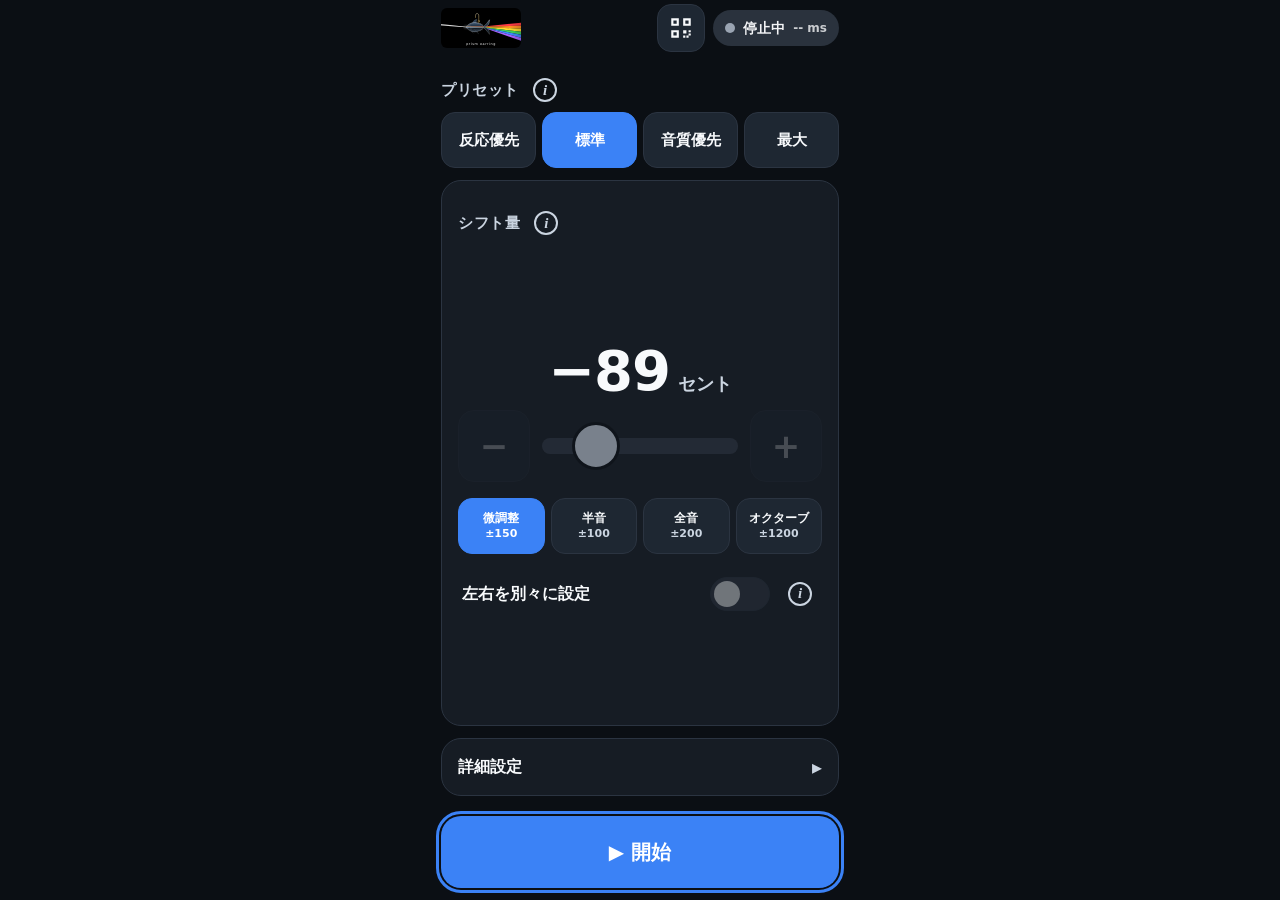
<file: web/index.html>
<!DOCTYPE html>
<html lang="ja">
<head>
<meta charset="utf-8">
<!-- スマホアプリとして設計する。viewport-fit=cover でノッチ/ジェスチャバー領域まで塗り、
     安全域は CSS の env(safe-area-inset-*) で確保する。 -->
<meta name="viewport" content="width=device-width, initial-scale=1, viewport-fit=cover">
<meta name="color-scheme" content="dark">
<!-- SR-2.2: 外部オリジンへの接続を宣言的に遮断する。
     connect-src は 'self' —— 同一オリジンの prism.wasm を fetch するため('none' だと
     WASM を取得できず JS フォールバックに落ちる)。外部オリジンは引き続き不許可。
     script-src の 'wasm-unsafe-eval' は WebAssembly のコンパイルに必要。
     QR コードは外部サービスを一切使わず web/qr.js で自前生成するので、
     img-src / connect-src を緩める必要はない。 -->
<meta http-equiv="Content-Security-Policy"
      content="default-src 'self'; script-src 'self' 'wasm-unsafe-eval'; style-src 'self' 'unsafe-inline'; connect-src 'self'; img-src 'self'; base-uri 'none'; form-action 'none'; object-src 'none'">
<title>prism — PrismEarring</title>
<link rel="icon" type="image/svg+xml" href="./favicon.svg">
<link rel="icon" type="image/png" sizes="192x192" href="./assets/icon-192.png">
<link rel="apple-touch-icon" href="./assets/apple-touch-icon-180.png">

<!-- PWA: GitHub Pages のサブパス配信のため、manifest / icons の参照はすべて ./ 始まりの相対パス。
     CSP の manifest-src は default-src 'self' にフォールバックするので追加指定は不要。 -->
<link rel="manifest" href="./manifest.webmanifest">
<meta name="theme-color" content="#0b0f14">
<meta name="mobile-web-app-capable" content="yes">
<meta name="apple-mobile-web-app-capable" content="yes">
<meta name="apple-mobile-web-app-status-bar-style" content="black-translucent">
<meta name="apple-mobile-web-app-title" content="Prism">
<meta name="application-name" content="Prism">

<!-- OGP / Twitter カード。og:image はクローラが解決できるよう絶対 URL で書く。 -->
<meta property="og:type" content="website">
<meta property="og:site_name" content="PrismEarring">
<meta property="og:locale" content="ja_JP">
<meta property="og:title" content="prism — PrismEarring">
<meta property="og:description" content="マイクで拾った外界の音をリアルタイムに約 -89 セントピッチシフトして聴くためのデモ。">
<meta property="og:url" content="https://suneo3476.github.io/prism-earring/">
<meta property="og:image" content="https://suneo3476.github.io/prism-earring/assets/og-1200x630.png">
<meta property="og:image:type" content="image/png">
<meta property="og:image:width" content="1200">
<meta property="og:image:height" content="630">
<meta property="og:image:alt" content="黒地に、耳飾りの金具から吊るされたカツオ。左から入った白い光が体内を通り、尾から六色の光が扇状に広がる。">
<meta name="twitter:card" content="summary_large_image">
<meta name="twitter:title" content="prism — PrismEarring">
<meta name="twitter:description" content="マイクで拾った外界の音をリアルタイムに約 -89 セントピッチシフトして聴くためのデモ。">
<meta name="twitter:image" content="https://suneo3476.github.io/prism-earring/assets/og-1200x630.png">

<link rel="stylesheet" href="./styles.css">
</head>
<body>

<!-- 1. ヘッダ(56px)。ロゴ・QR ボタン・状態ピルだけ。 -->
<header class="hdr" id="hdr">
    <img class="hdr-logo" src="./assets/logo.svg" alt="prism earring" width="640" height="320">
    <div class="hdr-actions">
        <button class="iconbtn" id="qrBtn" type="button"
                aria-haspopup="dialog" aria-label="この画面を開く QR コードを表示">
            <svg class="iconbtn-svg" viewBox="0 0 24 24" aria-hidden="true" focusable="false">
                <path d="M3 3h7v7H3V3zm2 2v3h3V5H5zM14 3h7v7h-7V3zm2 2v3h3V5h-3zM3 14h7v7H3v-7zm2 2v3h3v-3H5z"></path>
                <path d="M14 14h3v3h-3v-3zm5 0h2v2h-2v-2zm-5 5h2v2h-2v-2zm3 0h2v2h-2v-2zm2-2h2v2h-2v-2z"></path>
            </svg>
        </button>
        <div class="pill" id="statusPill" data-state="stopped">
            <span class="pill-dot" aria-hidden="true"></span>
            <span class="pill-text" id="status" role="status" aria-live="polite">停止中</span>
            <span class="pill-lat" id="latTotal">-- ms</span>
        </div>
    </div>
</header>

<main class="app" id="app">

    <div id="error" hidden role="alert"></div>

    <!-- 2. プリセット。窓長をよく使う 3 値へまとめて動かす。 -->
    <section class="presets" id="presets">
        <div class="rowhead">
            <h2 class="rowhead-title" id="presetTitle">プリセット</h2>
            <button class="infobtn" type="button" data-info="preset"
                    aria-haspopup="dialog" aria-label="プリセットの説明を見る">
                <span class="infobtn-glyph" aria-hidden="true">i</span>
            </button>
        </div>
        <fieldset class="segfields">
            <legend class="sr-only">プリセットを選択</legend>
            <div class="segmented seg-4">
                <input class="seg-input" id="preFast" type="radio" name="preset" value="20">
                <label class="seg" for="preFast">反応優先</label>
                <input class="seg-input" id="preStd" type="radio" name="preset" value="50" checked>
                <label class="seg" for="preStd">標準</label>
                <input class="seg-input" id="preHifi" type="radio" name="preset" value="100">
                <label class="seg" for="preHifi">音質優先</label>
                <input class="seg-input" id="preMax" type="radio" name="preset" value="200">
                <label class="seg" for="preMax">最大</label>
            </div>
        </fieldset>
    </section>

    <!-- 3. メイン: シフト量。この画面の主役。 -->
    <section class="hero" id="controls" data-split="off" aria-labelledby="shiftTitle">

        <div class="rowhead">
            <h2 class="rowhead-title" id="shiftTitle">シフト量</h2>
            <button class="infobtn" type="button" data-info="shift"
                    aria-haspopup="dialog" aria-label="シフト量の説明を見る">
                <span class="infobtn-glyph" aria-hidden="true">i</span>
            </button>
        </div>

        <div class="chan" id="chanL">
            <div class="chan-readout">
                <span class="chan-tag" aria-hidden="true">L</span>
                <output class="chan-num" id="shiftLOut" for="shiftL">-89</output>
                <span class="chan-unit">セント</span>
            </div>
            <div class="chan-row">
                <button class="bigstep" id="stepLDown" type="button"
                        data-target="shiftL" data-delta="-1"
                        aria-label="シフト量を 1 セント下げる">−</button>
                <input class="bigslider" id="shiftL" type="range"
                       min="-150" max="150" step="1" value="-89"
                       aria-label="シフト量(セント)">
                <button class="bigstep" id="stepLUp" type="button"
                        data-target="shiftL" data-delta="1"
                        aria-label="シフト量を 1 セント上げる">+</button>
            </div>
        </div>

        <div class="chan" id="chanR">
            <div class="chan-readout">
                <span class="chan-tag" aria-hidden="true">R</span>
                <output class="chan-num" id="shiftROut" for="shiftR">-89</output>
                <span class="chan-unit">セント</span>
            </div>
            <div class="chan-row">
                <button class="bigstep" id="stepRDown" type="button"
                        data-target="shiftR" data-delta="-1"
                        aria-label="シフト量 R を 1 セント下げる">−</button>
                <input class="bigslider" id="shiftR" type="range"
                       min="-150" max="150" step="1" value="-89"
                       aria-label="シフト量 R(セント)">
                <button class="bigstep" id="stepRUp" type="button"
                        data-target="shiftR" data-delta="1"
                        aria-label="シフト量 R を 1 セント上げる">+</button>
            </div>
        </div>

        <!-- スライダの動く幅。値は変えず min/max だけを切り替える。 -->
        <fieldset class="segfields">
            <legend class="sr-only">シフト量スライダーの範囲を選択</legend>
            <div class="segmented seg-4" id="rangeSeg">
                <input class="seg-input" id="rng150" type="radio" name="shiftRange" value="150" checked>
                <label class="seg seg-2line" for="rng150">
                    <span class="seg-name">微調整</span>
                    <span class="seg-sub">±150</span>
                </label>
                <input class="seg-input" id="rng100" type="radio" name="shiftRange" value="100">
                <label class="seg seg-2line" for="rng100">
                    <span class="seg-name">半音</span>
                    <span class="seg-sub">±100</span>
                </label>
                <input class="seg-input" id="rng200" type="radio" name="shiftRange" value="200">
                <label class="seg seg-2line" for="rng200">
                    <span class="seg-name">全音</span>
                    <span class="seg-sub">±200</span>
                </label>
                <input class="seg-input" id="rng1200" type="radio" name="shiftRange" value="1200">
                <label class="seg seg-2line" for="rng1200">
                    <span class="seg-name">オクターブ</span>
                    <span class="seg-sub">±1200</span>
                </label>
            </div>
        </fieldset>

        <div class="swrow">
            <label class="sw" for="split">
                <span class="sw-text">左右を別々に設定</span>
                <input id="split" type="checkbox">
                <span class="sw-track" aria-hidden="true"><span class="sw-thumb"></span></span>
            </label>
            <button class="infobtn" type="button" data-info="split"
                    aria-haspopup="dialog" aria-label="左右を別々に設定の説明を見る">
                <span class="infobtn-glyph" aria-hidden="true">i</span>
            </button>
        </div>

    </section>

    <!-- 4. 詳細設定。既定は閉じたまま。 -->
    <details class="adv" id="adv">
        <summary class="adv-sum">詳細設定</summary>
        <div class="adv-body">

            <div class="advparams" id="advParams">
                <div class="mini">
                    <div class="mini-head">
                        <label class="mini-label" for="dryWet">Dry/Wet</label>
                        <button class="infobtn" type="button" data-info="drywet"
                                aria-haspopup="dialog" aria-label="Dry/Wet の説明を見る">
                            <span class="infobtn-glyph" aria-hidden="true">i</span>
                        </button>
                        <output class="mini-val" id="dryWetOut" for="dryWet">1.00</output>
                    </div>
                    <div class="mini-row">
                        <button class="ministep" type="button"
                                data-target="dryWet" data-delta="-0.05"
                                aria-label="Dry/Wet を 0.05 下げる">−</button>
                        <input class="minislider" id="dryWet" type="range"
                               min="0" max="1" step="0.01" value="1">
                        <button class="ministep" type="button"
                                data-target="dryWet" data-delta="0.05"
                                aria-label="Dry/Wet を 0.05 上げる">+</button>
                    </div>
                </div>

                <div class="mini">
                    <div class="mini-head">
                        <label class="mini-label" for="xfade">窓長</label>
                        <button class="infobtn" type="button" data-info="xfade"
                                aria-haspopup="dialog" aria-label="窓長の説明を見る">
                            <span class="infobtn-glyph" aria-hidden="true">i</span>
                        </button>
                        <output class="mini-val" id="xfadeOut" for="xfade">50 ms</output>
                    </div>
                    <div class="mini-row">
                        <button class="ministep" type="button"
                                data-target="xfade" data-delta="-1"
                                aria-label="窓長を 1 ミリ秒短くする">−</button>
                        <input class="minislider" id="xfade" type="range"
                               min="10" max="200" step="1" value="50">
                        <button class="ministep" type="button"
                                data-target="xfade" data-delta="1"
                                aria-label="窓長を 1 ミリ秒長くする">+</button>
                    </div>
                </div>
            </div>

            <section id="source" aria-labelledby="sourceTitle">
                <div class="rowhead">
                    <h2 class="adv-title" id="sourceTitle">入力</h2>
                    <button class="infobtn" type="button" data-info="source"
                            aria-haspopup="dialog" aria-label="入力ソースの説明を見る">
                        <span class="infobtn-glyph" aria-hidden="true">i</span>
                    </button>
                </div>
                <fieldset id="sourceFields" class="segfields">
                    <legend class="sr-only">入力ソースを選択</legend>
                    <div class="segmented seg-3">
                        <input class="seg-input" id="srcMic" type="radio" name="inputSource" value="mic" checked>
                        <label class="seg" for="srcMic">マイク</label>
                        <input class="seg-input" id="srcTab" type="radio" name="inputSource" value="tab">
                        <label class="seg" for="srcTab">タブ音声</label>
                        <input class="seg-input" id="srcFile" type="radio" name="inputSource" value="file">
                        <label class="seg" for="srcFile">ファイル</label>
                    </div>
                </fieldset>
                <p class="hint" id="tabNote" hidden></p>
                <div class="filerow" id="fileRow" hidden>
                    <label class="mini-label" for="audioFile">音声ファイル</label>
                    <input id="audioFile" type="file" accept="audio/*">
                </div>
                <p class="hint" id="sourceHint" aria-live="polite"></p>
            </section>

            <section aria-labelledby="latTitle">
                <div class="rowhead">
                    <h2 class="adv-title" id="latTitle">遅延</h2>
                    <button class="infobtn" type="button" data-info="latency"
                            aria-haspopup="dialog" aria-label="遅延表示の説明を見る">
                        <span class="infobtn-glyph" aria-hidden="true">i</span>
                    </button>
                </div>
                <p class="fine">
                    内訳: 出力 <span id="latOut">--</span>
                    / ブロック <span id="latBlock">--</span>
                    / DSP <span id="latDsp">--</span>
                </p>
                <p class="fine" id="engine">engine: --</p>
            </section>

            <div class="notes">
                <h2 class="adv-title">注意事項</h2>
                <p class="fine">※イヤホンを使ってください。スピーカーではハウリングします。</p>
                <p class="fine">
                    音声はこの端末の外へ出ません(外部送信・録音・解析なし)。
                    マイク・タブ音声・音声ファイルのいずれも、開始を押したときだけ読み込みます。
                </p>
                <p class="fine">
                    スライダーは動作中のみ操作できます。
                    プリセットとスライダーの範囲は停止中でも変えられ、次に開始したときに反映されます。
                </p>
                <p class="fine">
                    スマートフォンではタブ音声の共有(getDisplayMedia)を使えません。
                    マイクか音声ファイルを選んでください。
                </p>
            </div>

        </div>
    </details>

</main>

<!-- 5. フッタ固定: 開始/停止。 -->
<div class="dock" id="dock">
    <button id="toggle" type="button" data-state="stopped">▶ 開始</button>
</div>

<!-- 6. QR コード(全画面)。中身は main.js が qr.js で生成して差し込む。 -->
<div class="overlay" id="qrModal" hidden>
    <div class="overlay-scrim" data-close="qr"></div>
    <div class="overlay-panel qr-panel" role="dialog" aria-modal="true" aria-labelledby="qrTitle">
        <h2 class="overlay-title" id="qrTitle">この画面を開く QR コード</h2>
        <p class="overlay-lead">スマートフォンのカメラで読み取ってください。</p>
        <div class="qr-frame" id="qrFrame"></div>
        <p class="qr-url" id="qrUrl"></p>
        <p class="qr-note" id="qrNote" hidden></p>
        <button class="overlay-close" id="qrClose" type="button">閉じる</button>
    </div>
</div>

<!-- 7. 説明のボトムシート。中身は #infoTexts から複製する。 -->
<div class="overlay sheet" id="infoSheet" hidden>
    <div class="overlay-scrim" data-close="info"></div>
    <div class="overlay-panel sheet-panel" role="dialog" aria-modal="true" aria-labelledby="infoTitle">
        <h2 class="overlay-title" id="infoTitle"></h2>
        <div class="sheet-body" id="infoBody"></div>
        <button class="overlay-close sheet-close" id="infoClose" type="button">閉じる</button>
    </div>
</div>

<!-- 説明文の置き場。日本語の平易な文だけをここに集め、JS からは複製するだけにする。 -->
<template id="infoTexts">
    <section data-key="shift" data-title="シフト量">
        <p>音の高さをどれだけずらすかを決めます。100 セントが半音です。この装置の既定値 −89 セントは、半音よりほんの少しだけ狭いずらし量です。</p>
        <p>マイナスにすると低く、プラスにすると高くずらします。数字の左の − と + のボタンでも 1 目盛りずつ動かせます。</p>
        <p>スライダーの下の 4 つのボタンで、動かせる幅を切り替えられます。ふだんは「微調整」のままで足ります。</p>
    </section>
    <section data-key="split" data-title="左右を別々に設定">
        <p>左の耳と右の耳で聞こえ方が違うときに使います。</p>
        <p>切っているときは、左右が同じ値でいっしょに動きます。入れると、左と右をそれぞれ別の値にできます。</p>
        <p>ふだんは切ったままで構いません。入れたあとに切ると、右の値は左に合わせて戻ります。</p>
    </section>
    <section data-key="drywet" data-title="Dry/Wet(原音とのまぜ具合)">
        <p>そのままの音(Dry)と、高さを直した音(Wet)をどれだけまぜるかです。</p>
        <p>1.00 で直した音だけ、0.00 でそのままの音だけになります。途中の値にすると両方が重なって聞こえます。</p>
        <p>ふだんは 1.00 のままにしてください。効きぐあいを聞き比べたいときだけ下げます。</p>
    </section>
    <section data-key="xfade" data-title="窓長">
        <p>音のつなぎ目の長さです。短くすると音の変わりかたに速くついていき、長くするとうねりやにじみが減って滑らかになります。</p>
        <p><strong>遅れの大きさはこの値では変わりません。</strong>この装置の遅れは窓長によらず一定(処理部でおよそ 5 ミリ秒)で、窓長が変えるのは音の滑らかさだけです。</p>
        <p>既定の −89 セントでは、つなぎ目の間隔が約 190 ミリ秒おきに来るため、200 ミリ秒付近まで伸ばすと常にどちらかのつなぎ目にかかり続ける状態になります。</p>
        <p>迷ったら「標準」(50 ミリ秒)のままにしてください。</p>
    </section>
    <section data-key="source" data-title="入力ソース">
        <p>どこから音を取り込むかを選びます。</p>
        <p>「マイク」はこの端末のマイクが拾う周りの音、「タブ音声」は同じブラウザで開いている別のタブの音、「ファイル」は選んだ音声ファイルをくり返し再生した音です。</p>
        <p>スマートフォンでは「タブ音声」を使えません。マイクかファイルを選んでください。</p>
        <p>動かしている間は切り替えられません。いったん停止してから選び直してください。</p>
    </section>
    <section data-key="preset" data-title="プリセット">
        <p>窓長をよく使う 4 つの値にまとめて切り替えます。「反応優先」で 20、「標準」で 50、「音質優先」で 100、「最大」で 200 ミリ秒になります。</p>
        <p><strong>どれを選んでも遅れの大きさは変わりません。</strong>変わるのは音の滑らかさだけです。</p>
        <p>まず「標準」で聞いてみて、うねりやにじみが気になるなら「音質優先」を、音の変化への追従が遅く感じるなら「反応優先」を試してください。</p>
        <p>いずれの値にも当てはまらないときは、どのボタンも選ばれていない見た目になります。</p>
    </section>
    <section data-key="latency" data-title="遅延表示">
        <p>マイクが音を拾ってから、イヤホンで聞こえるまでの往復の遅れです。画面の右上に合計が出ます。</p>
        <p><strong>20 ミリ秒以下がめやすです。</strong>これより大きいと、イヤホンから漏れて聞こえる生の音と処理した音が重なって、響いたり、話が聞き取りにくくなったりします。</p>
        <p>詳細設定の「遅延」に内訳が出ます。出力とブロックは端末とブラウザで決まる分、DSP はこの装置の処理そのものの分です。</p>
    </section>
</template>

<script type="module" src="./main.js"></script>
</body>
</html>
</file>
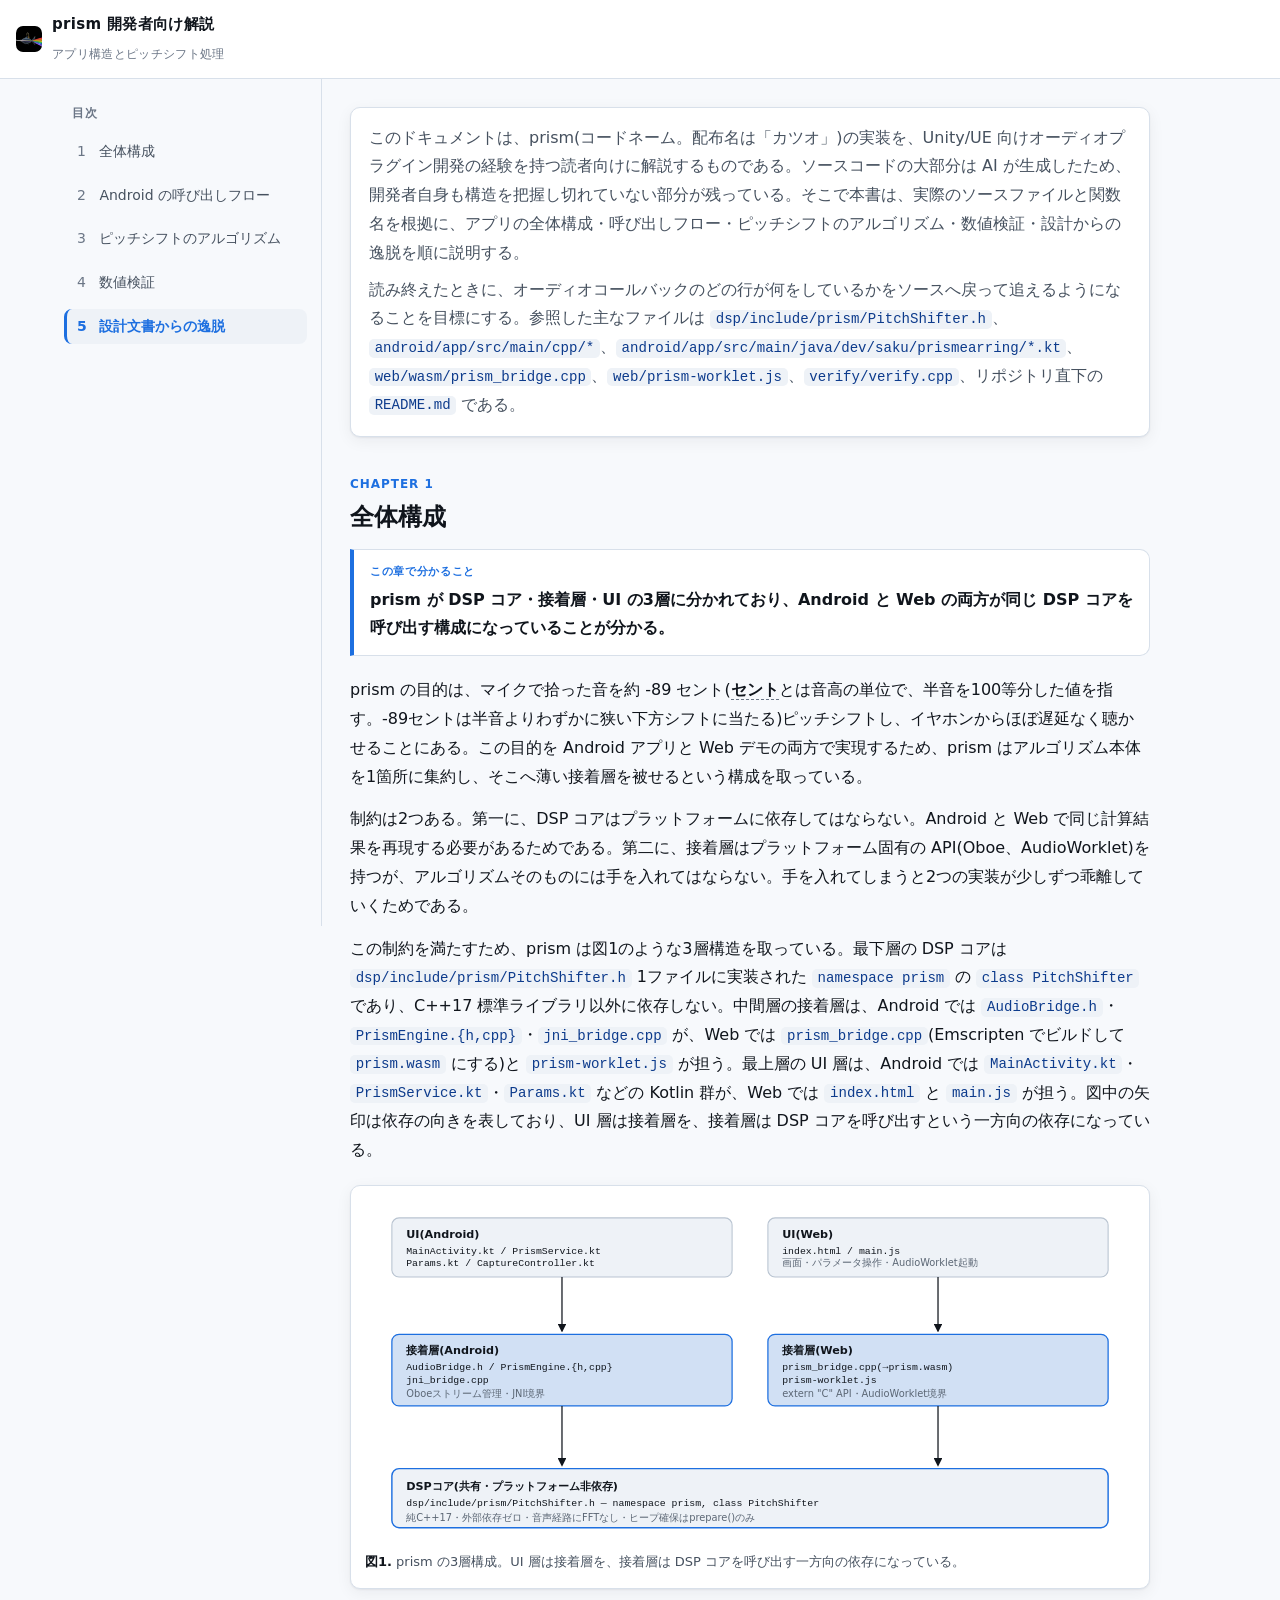
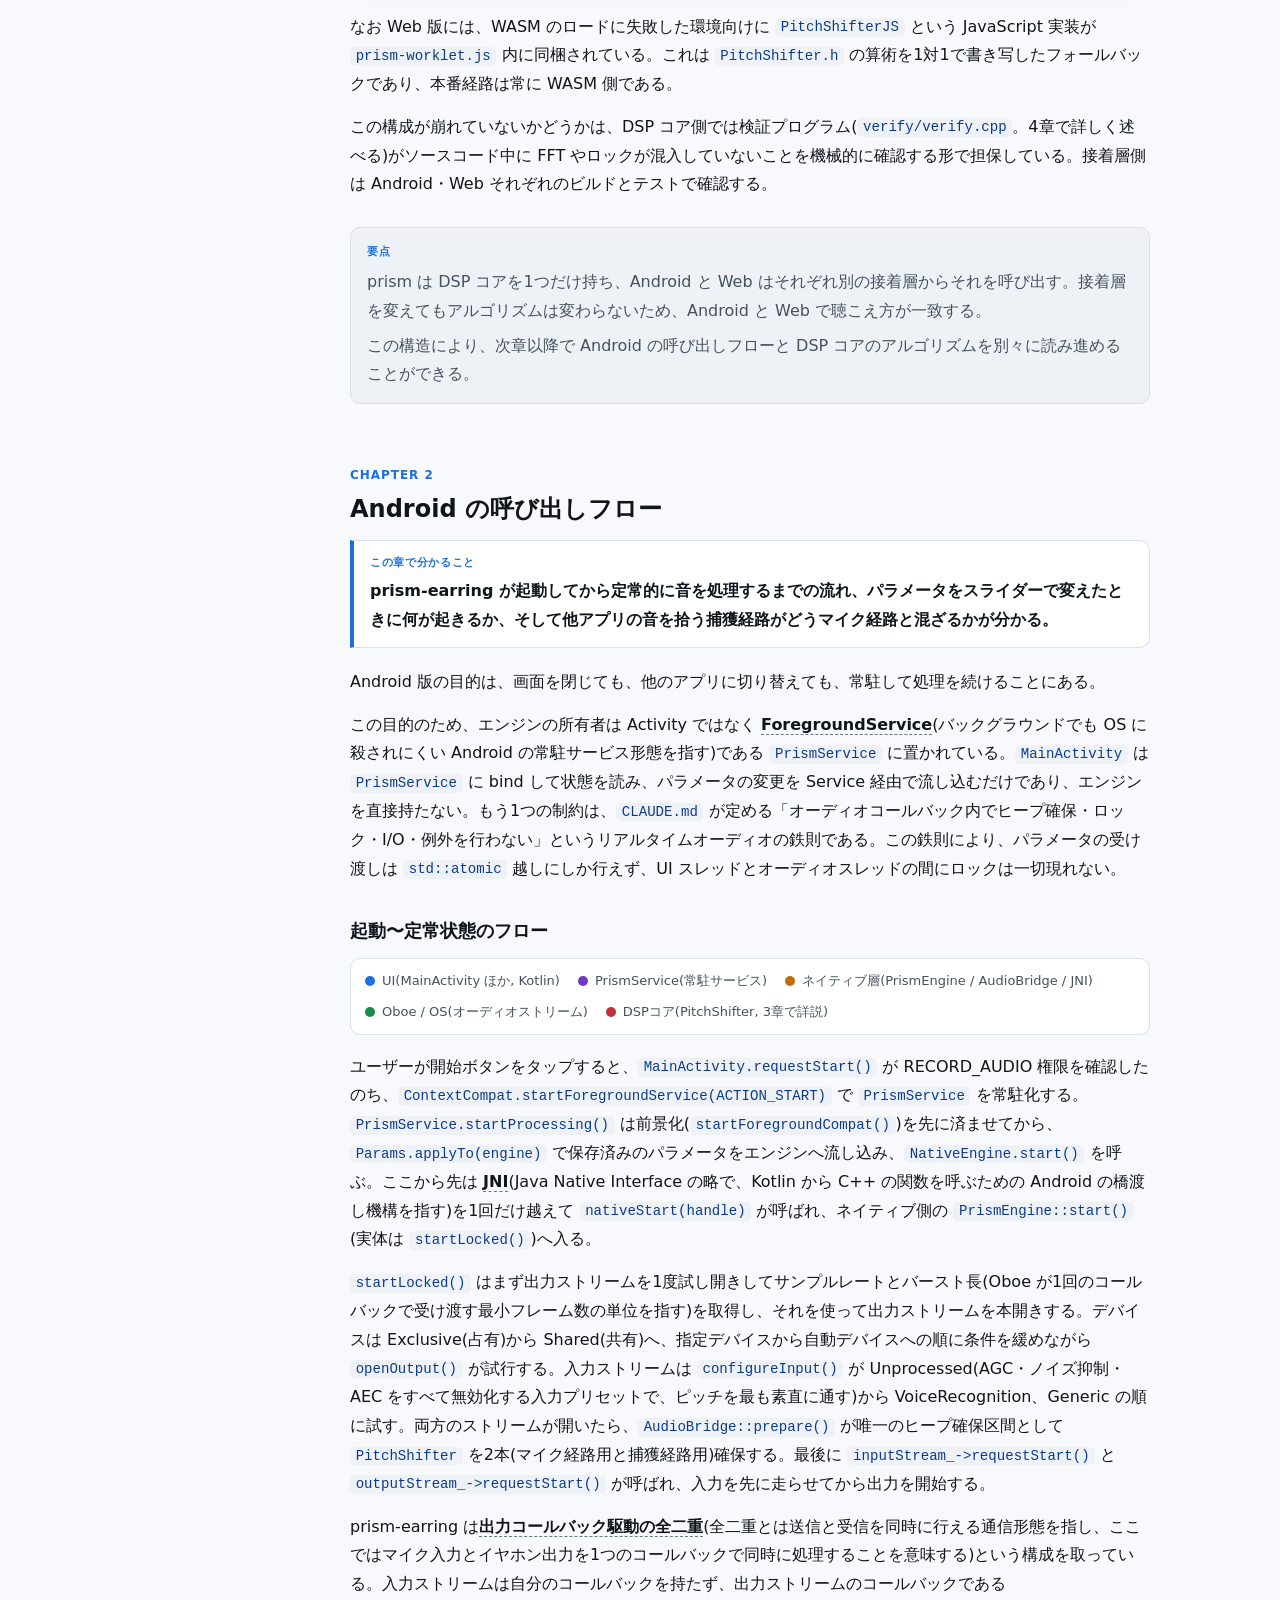
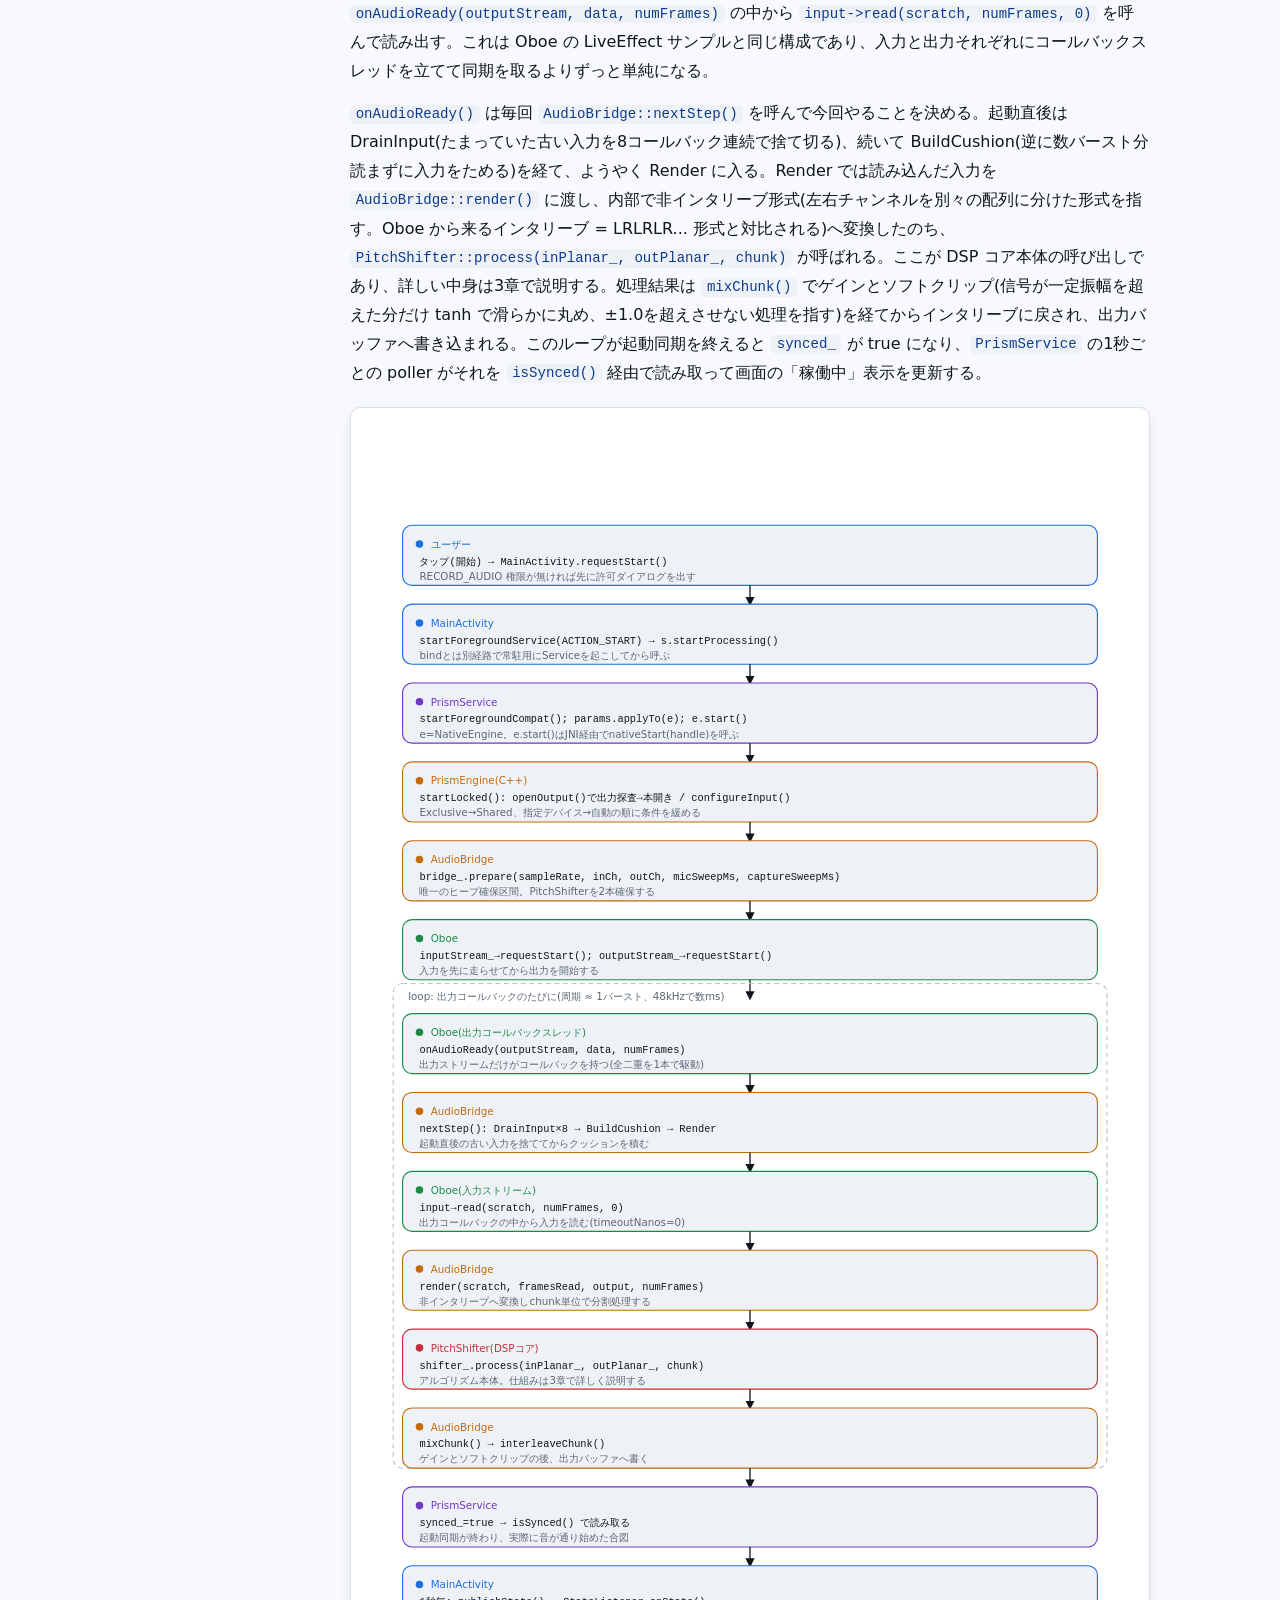
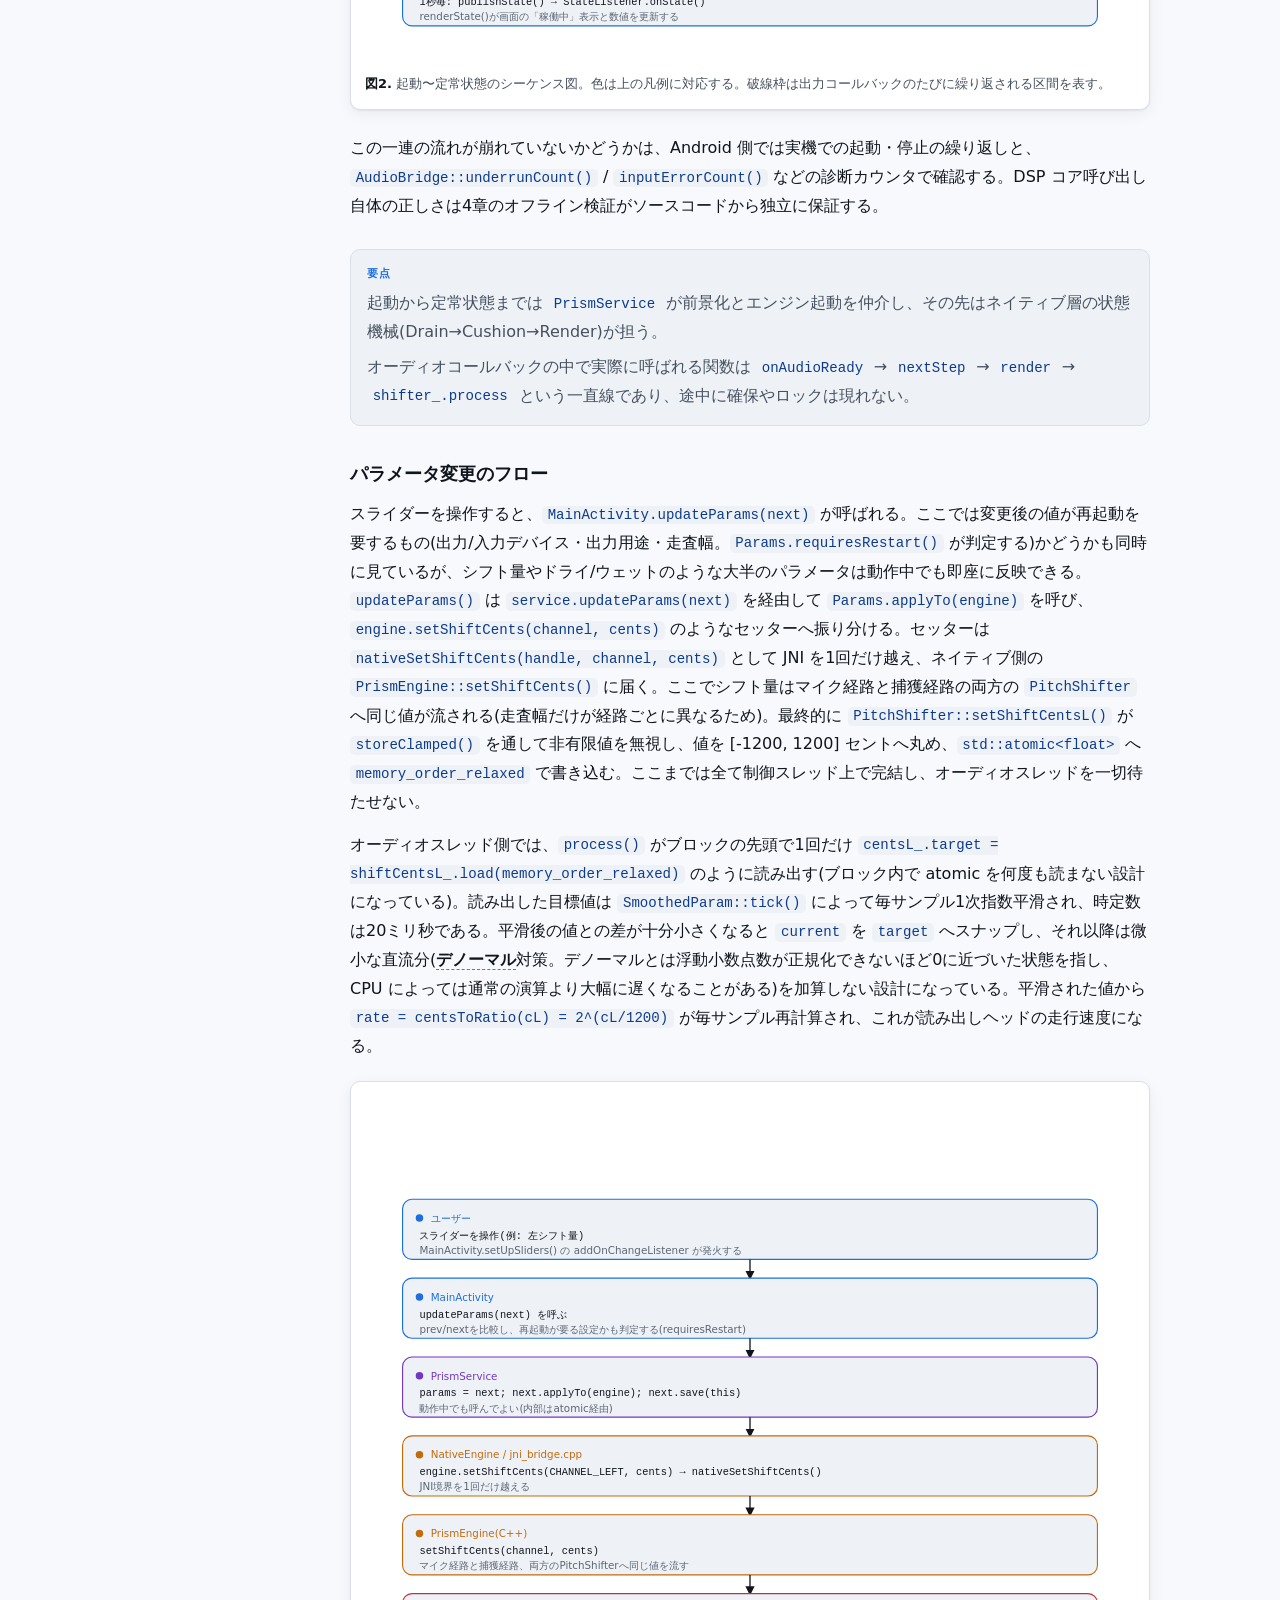
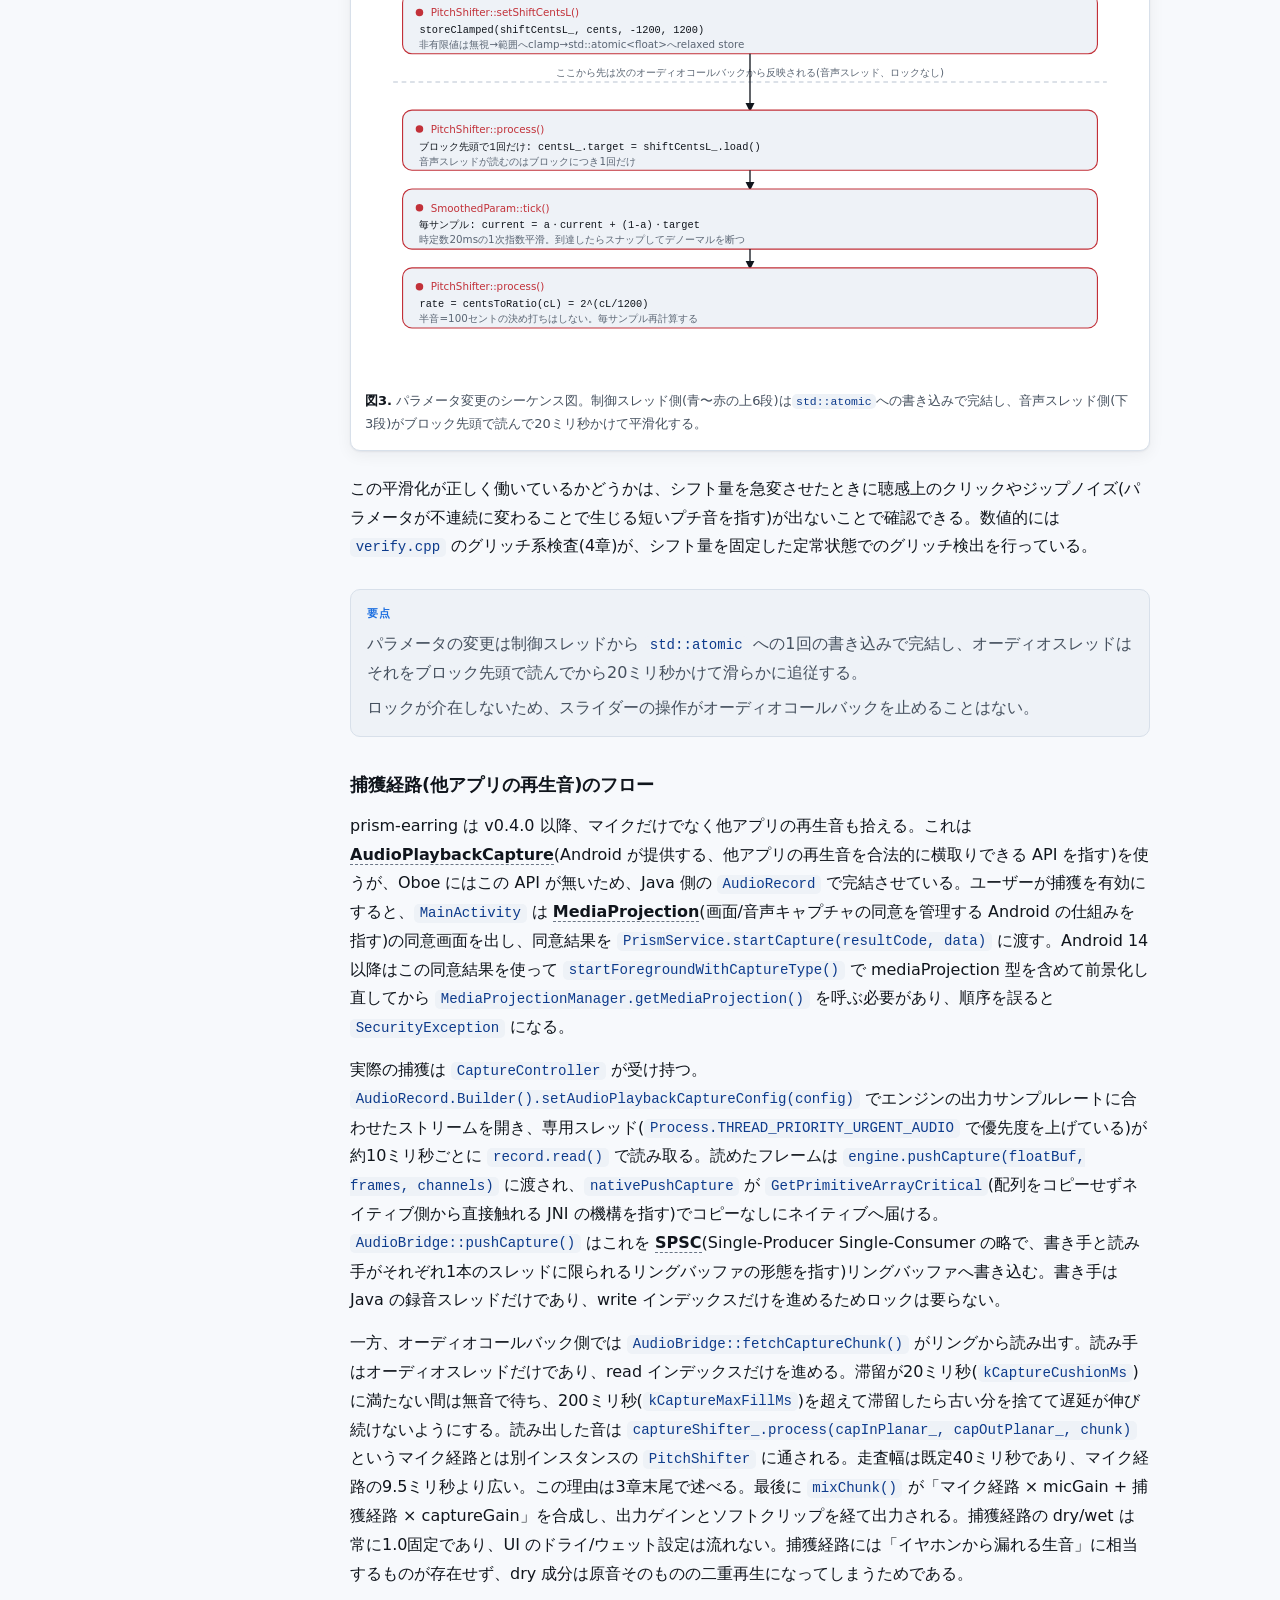
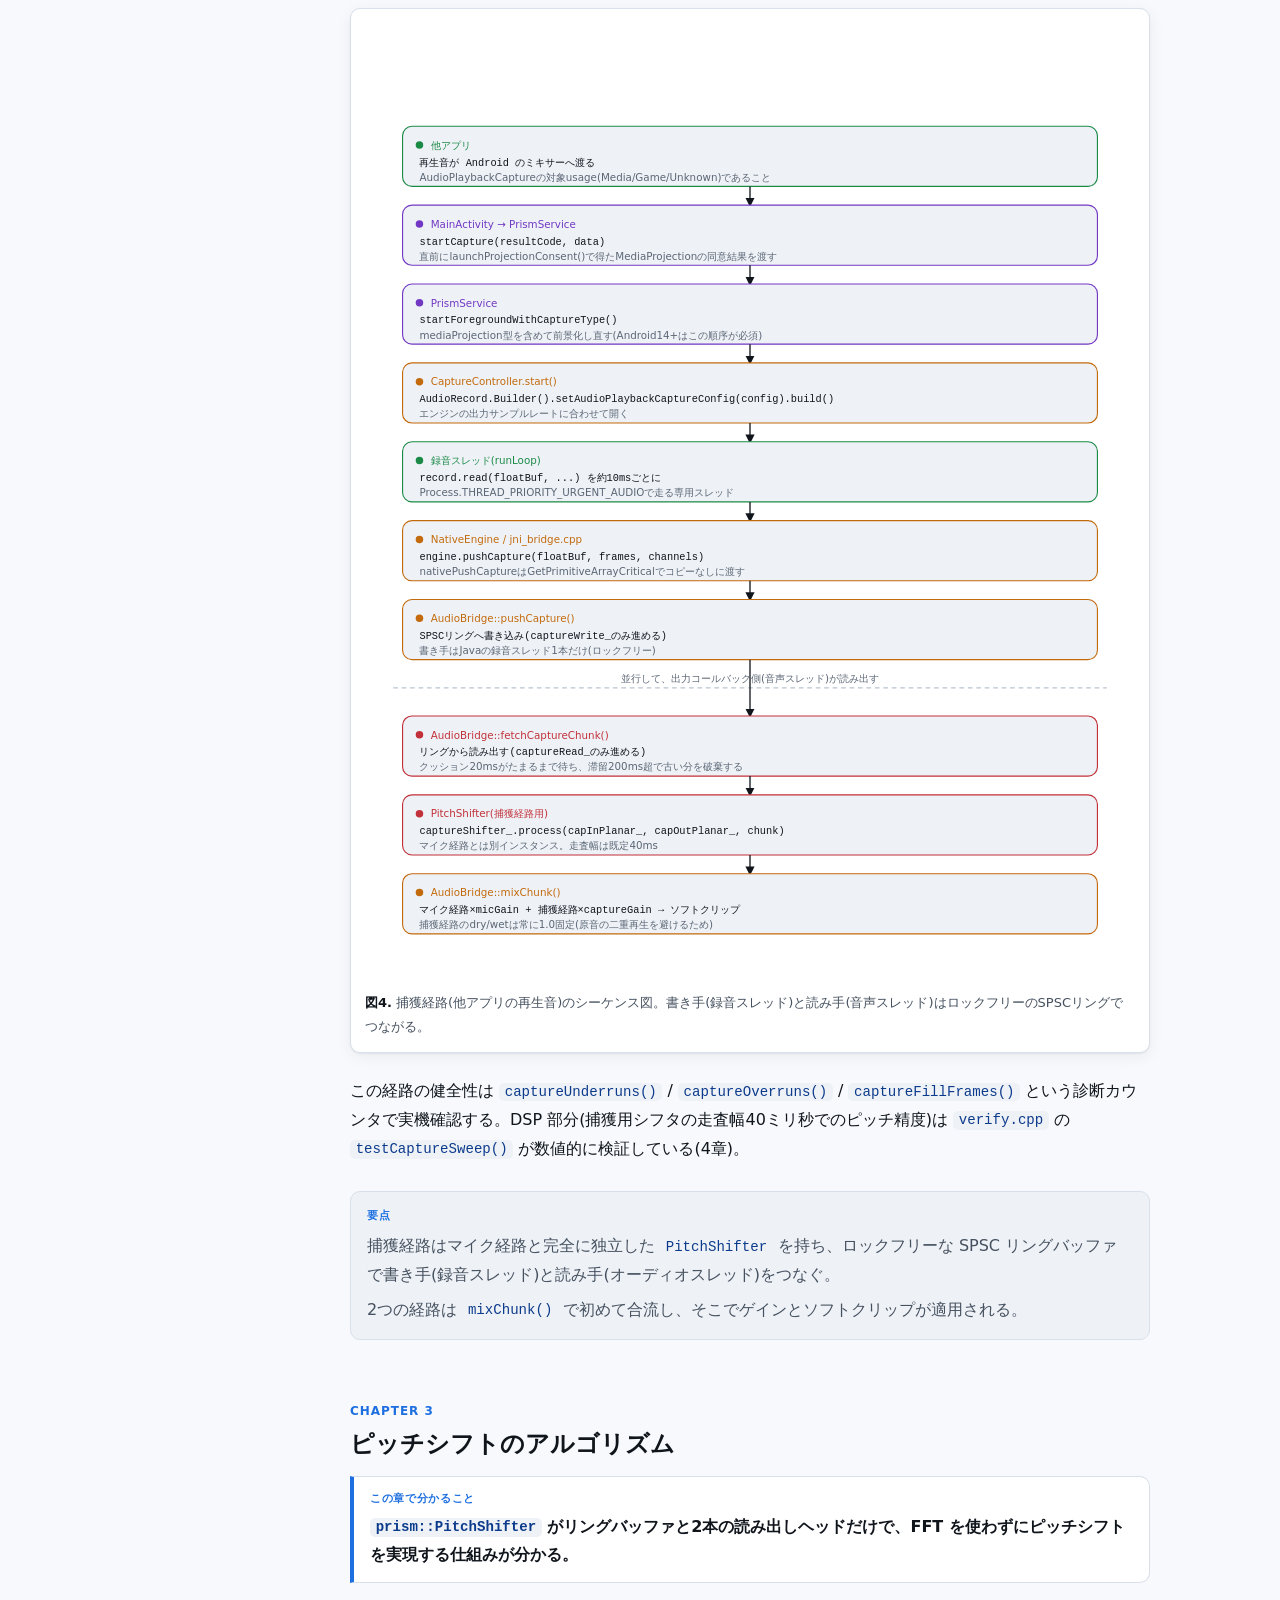
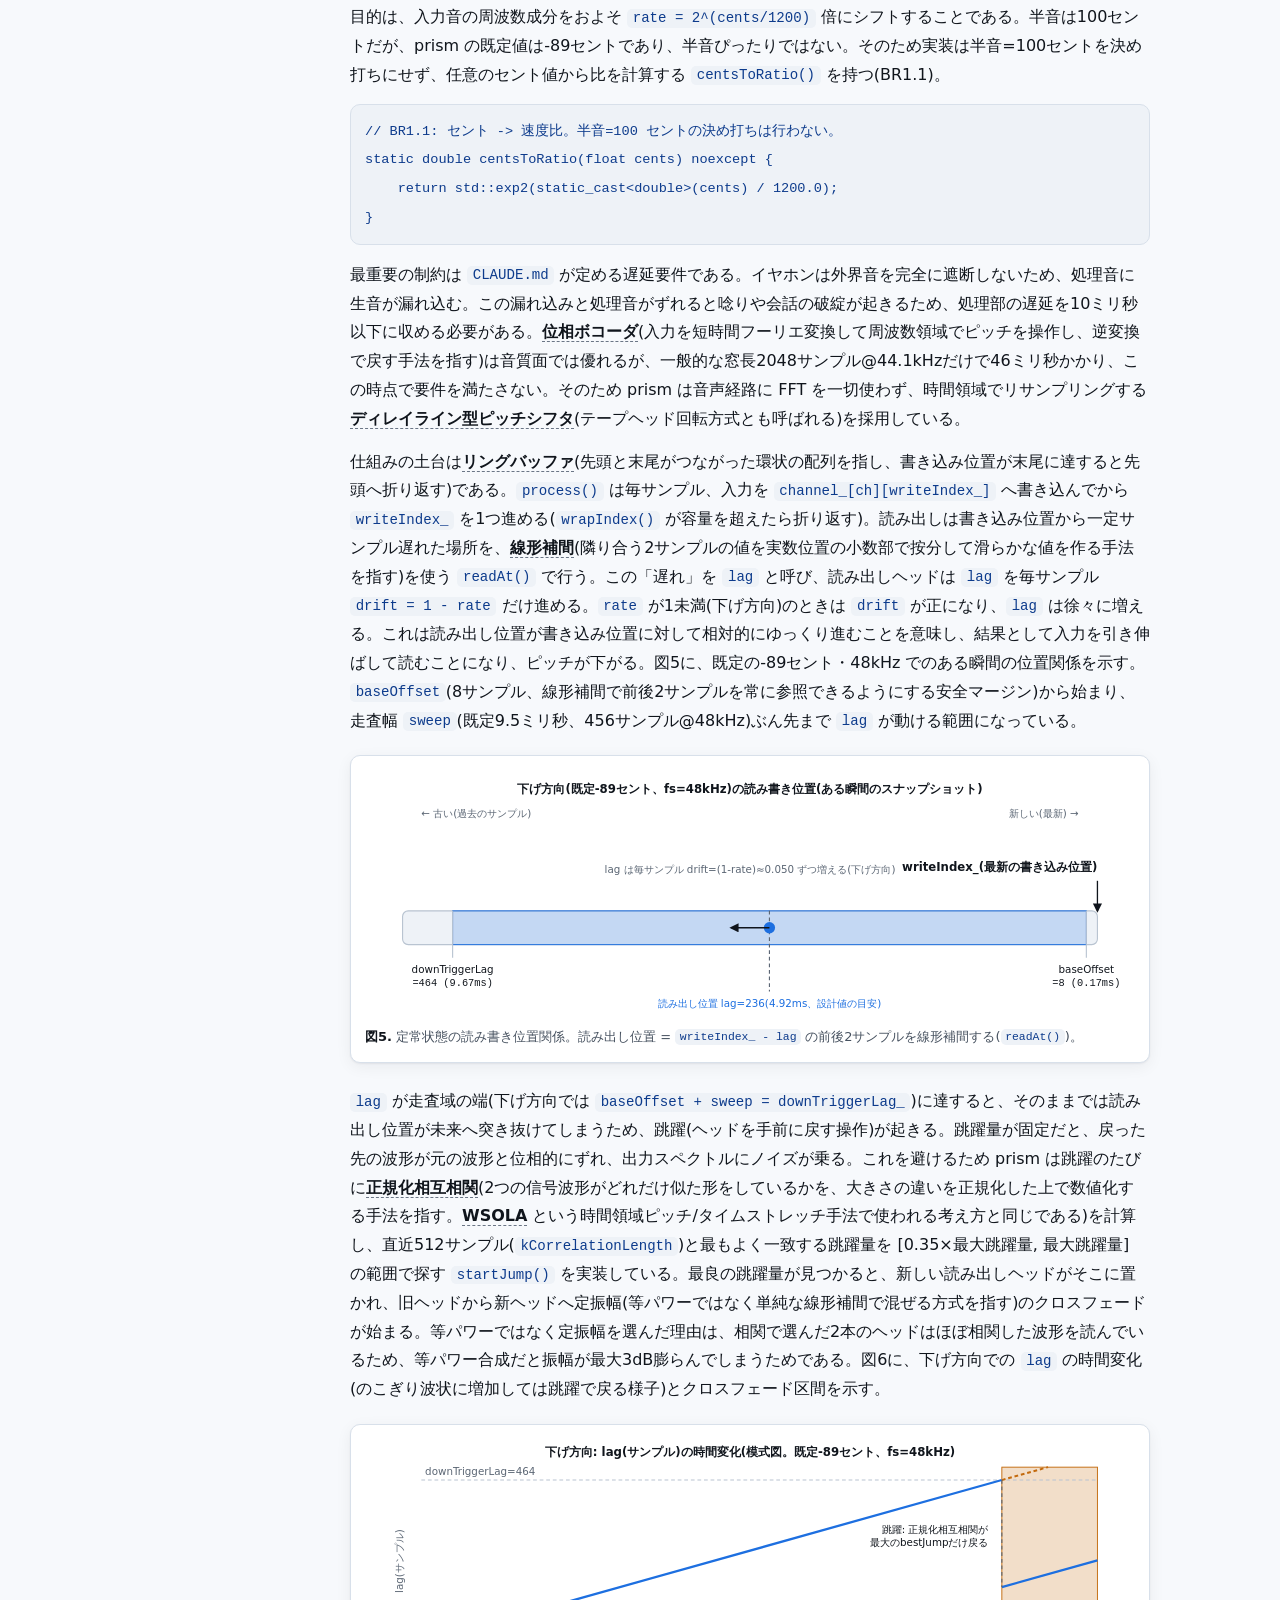
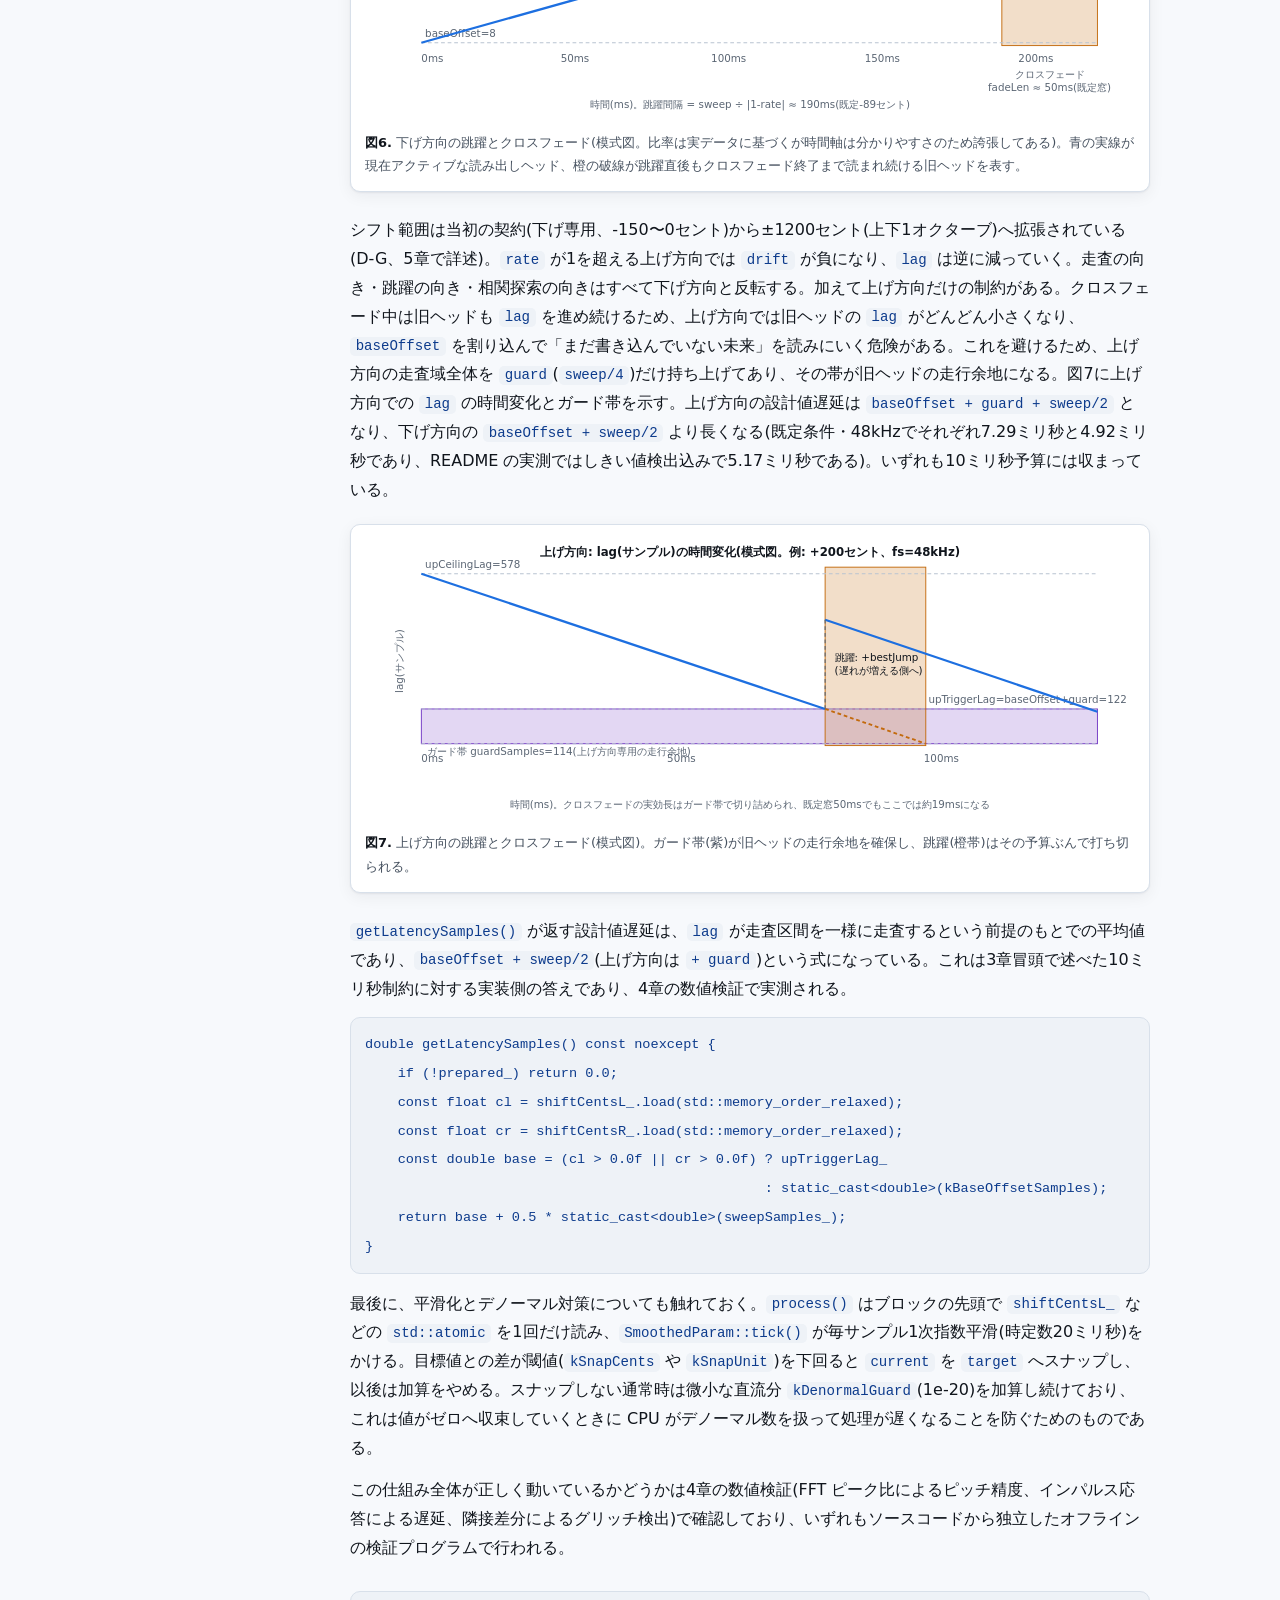
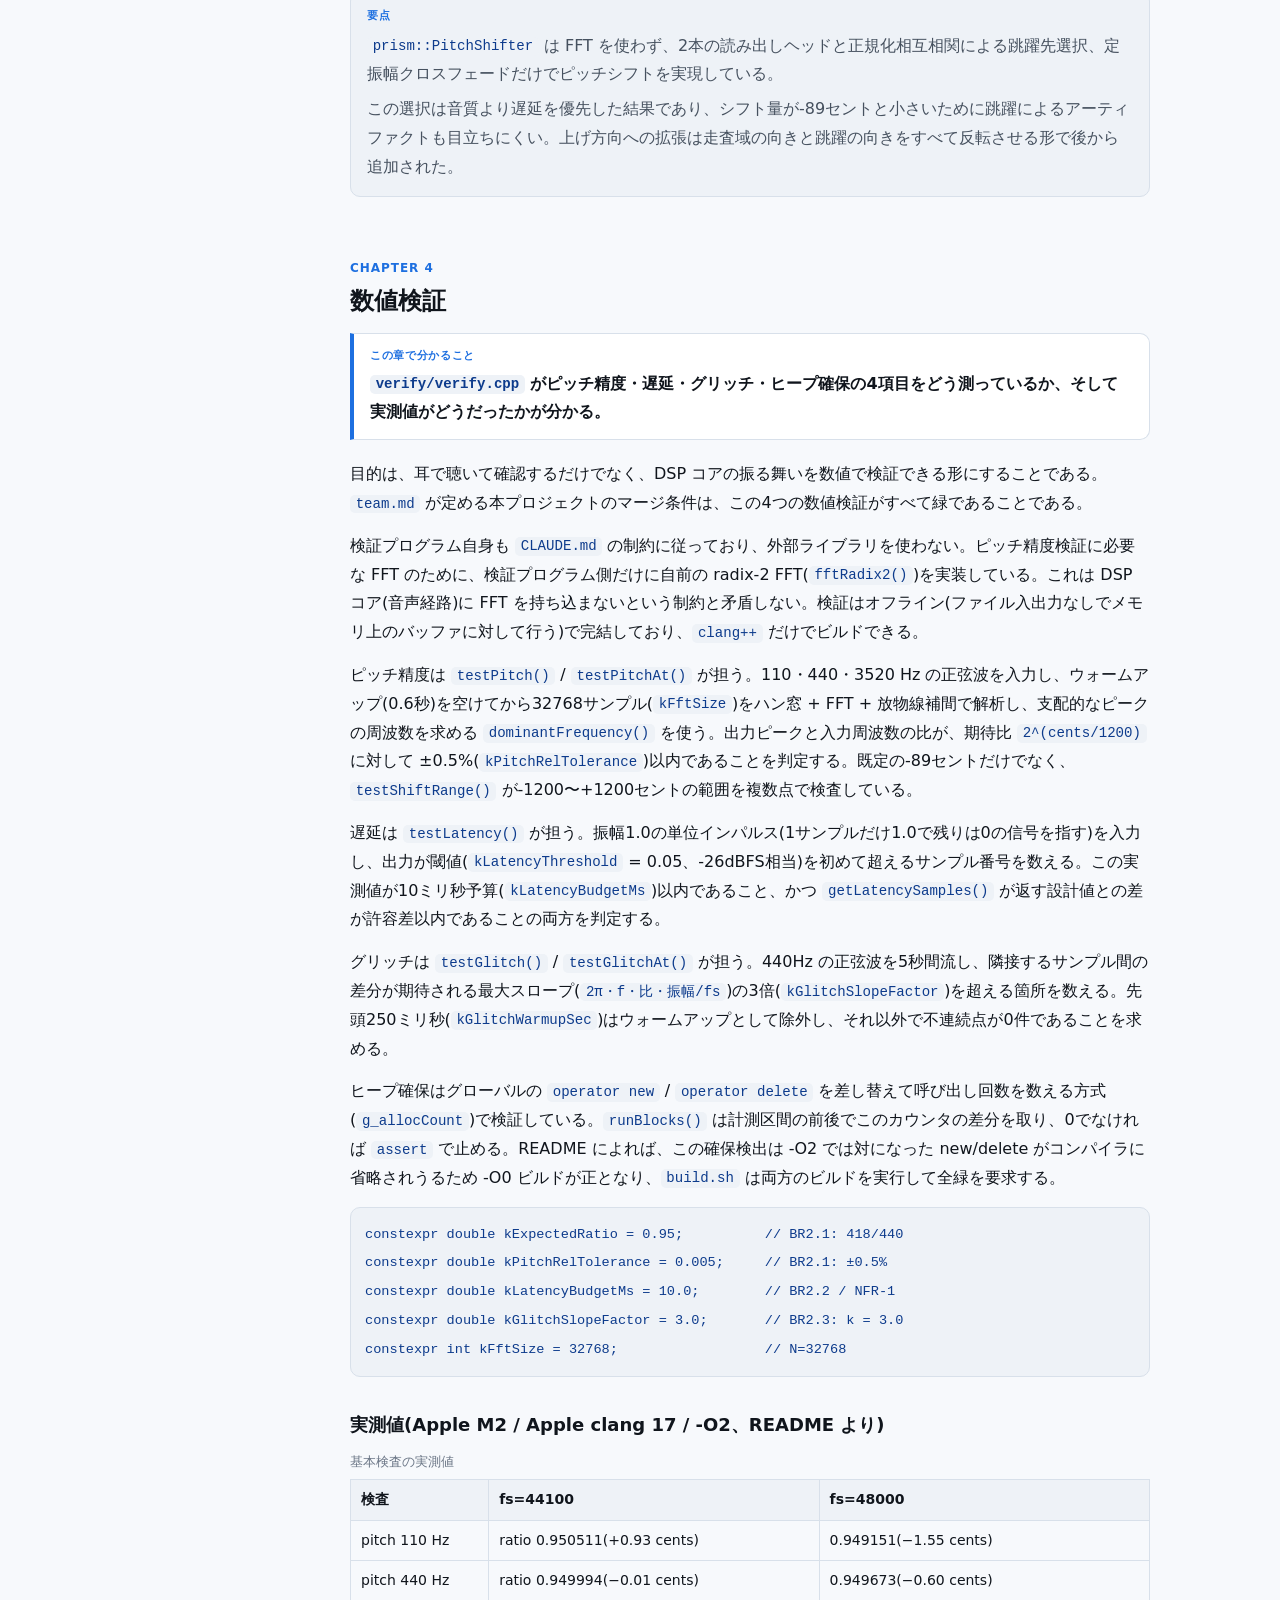
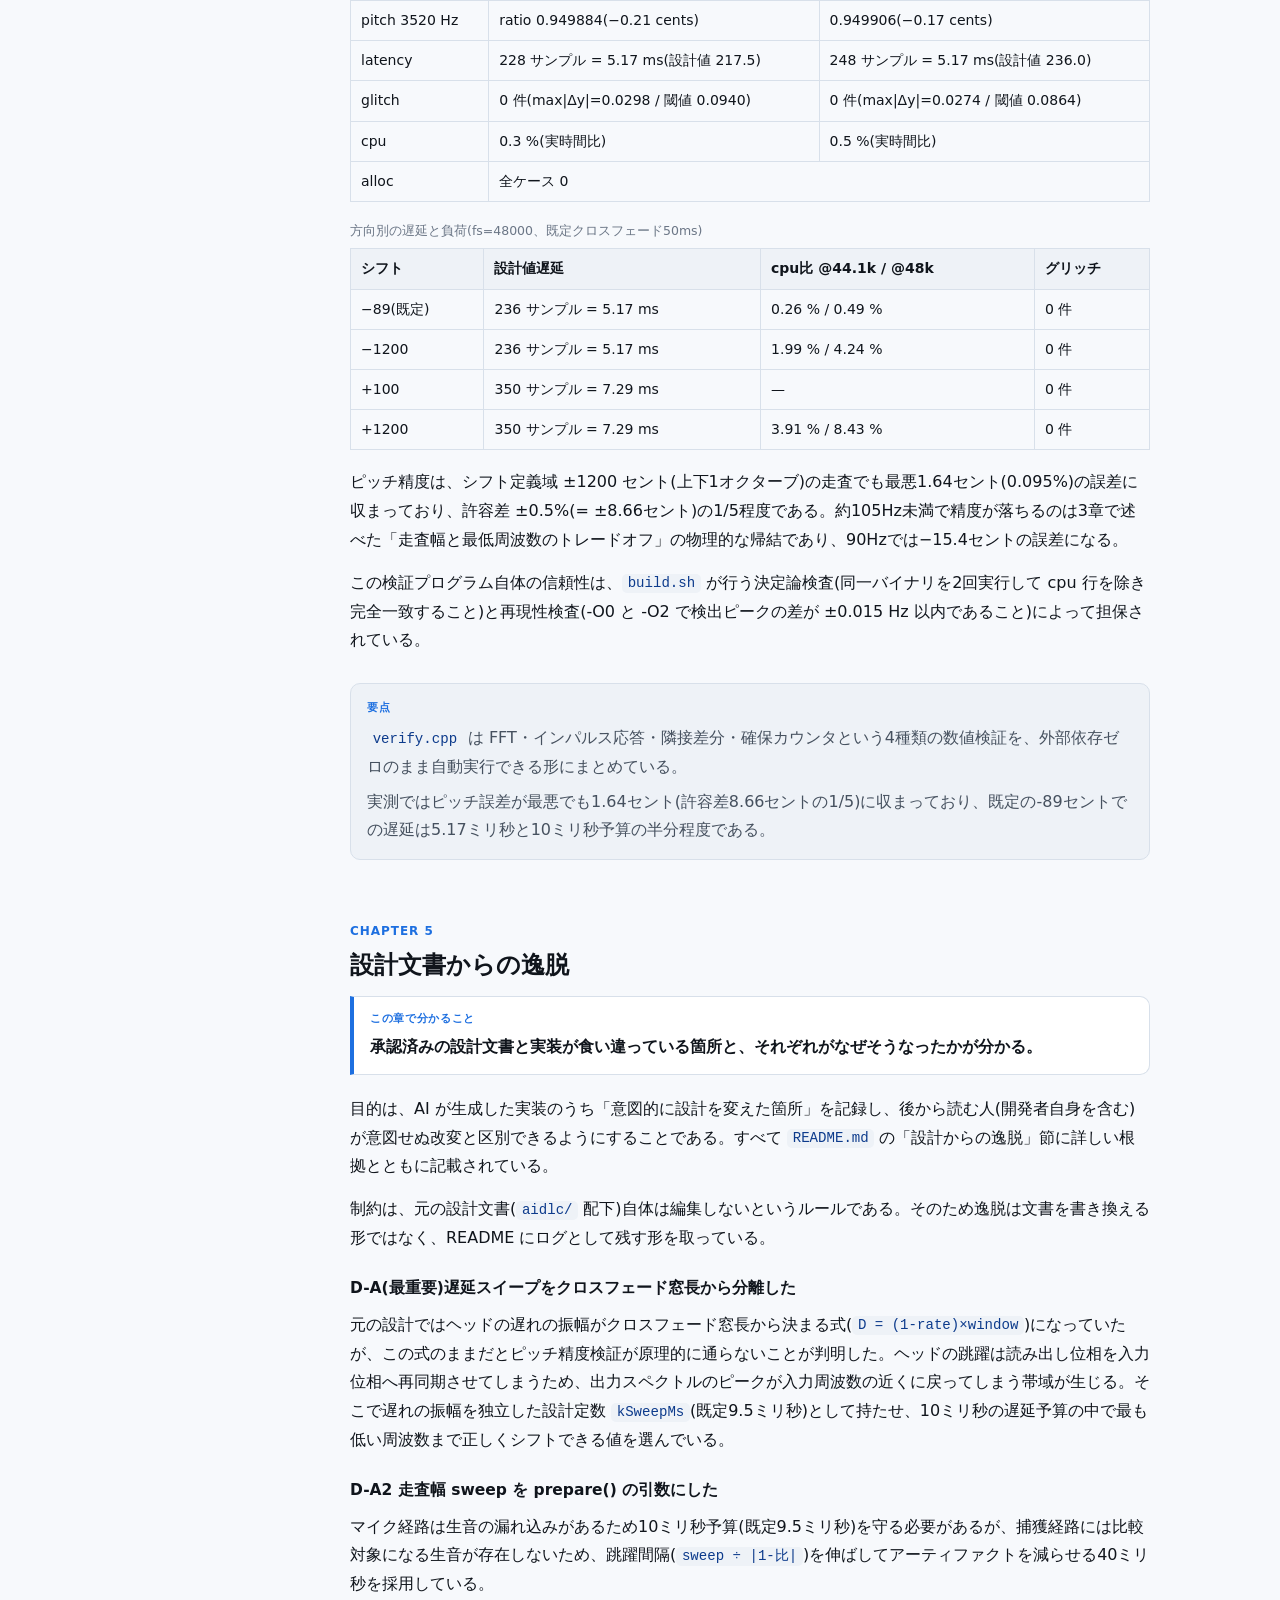
<file: web/docs/index.html>
<!DOCTYPE html>
<html lang="ja">
<head>
<meta charset="UTF-8">
<meta name="viewport" content="width=device-width, initial-scale=1">
<title>prism 開発者向け解説 — アプリ構造とピッチシフト処理</title>
<meta name="description" content="prism-earring(配布名「カツオ」)の実装解説。DSPコア/接着層/UIの3層構成、Androidの呼び出しフロー、ディレイライン型ピッチシフタのアルゴリズム、数値検証、設計からの逸脱をソースコードに基づいて説明する。">
<link rel="icon" href="../favicon.svg">
<link rel="stylesheet" href="docs.css">
</head>
<body>
<a class="skip-link" href="#main">本文へスキップ</a>

<header class="site-header">
  <a class="brand" href="../index.html">
    <img class="brand-mark" src="../assets/icon.svg" alt="">
    <span>
      <span class="brand-title">prism 開発者向け解説</span><br>
      <span class="brand-sub">アプリ構造とピッチシフト処理</span>
    </span>
  </a>
  <button class="toc-toggle" id="tocToggle" type="button" aria-expanded="false" aria-controls="toc">
    目次
  </button>
</header>

<div class="layout">
  <nav class="toc" id="toc" aria-label="目次">
    <p class="toc-heading">目次</p>
    <ul class="toc-list">
      <li><a href="#overview"><span class="toc-num">1</span>全体構成</a></li>
      <li><a href="#android-flow"><span class="toc-num">2</span>Android の呼び出しフロー</a></li>
      <li><a href="#algorithm"><span class="toc-num">3</span>ピッチシフトのアルゴリズム</a></li>
      <li><a href="#verification"><span class="toc-num">4</span>数値検証</a></li>
      <li><a href="#deviations"><span class="toc-num">5</span>設計文書からの逸脱</a></li>
    </ul>
  </nav>

  <main class="content" id="main">
    <div class="doc-intro">
      <p>このドキュメントは、prism(コードネーム。配布名は「カツオ」)の実装を、Unity/UE 向けオーディオプラグイン開発の経験を持つ読者向けに解説するものである。ソースコードの大部分は AI が生成したため、開発者自身も構造を把握し切れていない部分が残っている。そこで本書は、実際のソースファイルと関数名を根拠に、アプリの全体構成・呼び出しフロー・ピッチシフトのアルゴリズム・数値検証・設計からの逸脱を順に説明する。</p>
      <p>読み終えたときに、オーディオコールバックのどの行が何をしているかをソースへ戻って追えるようになることを目標にする。参照した主なファイルは <code>dsp/include/prism/PitchShifter.h</code>、<code>android/app/src/main/cpp/*</code>、<code>android/app/src/main/java/dev/saku/prismearring/*.kt</code>、<code>web/wasm/prism_bridge.cpp</code>、<code>web/prism-worklet.js</code>、<code>verify/verify.cpp</code>、リポジトリ直下の <code>README.md</code> である。</p>
    </div>

    <!-- ============================================================ -->
    <section class="chapter" id="overview">
      <p class="chapter-kicker">Chapter 1</p>
      <h2>全体構成</h2>
      <p class="lead">prism が DSP コア・接着層・UI の3層に分かれており、Android と Web の両方が同じ DSP コアを呼び出す構成になっていることが分かる。</p>

      <p>prism の目的は、マイクで拾った音を約 -89 セント(<dfn>セント</dfn>とは音高の単位で、半音を100等分した値を指す。-89セントは半音よりわずかに狭い下方シフトに当たる)ピッチシフトし、イヤホンからほぼ遅延なく聴かせることにある。この目的を Android アプリと Web デモの両方で実現するため、prism はアルゴリズム本体を1箇所に集約し、そこへ薄い接着層を被せるという構成を取っている。</p>

      <p>制約は2つある。第一に、DSP コアはプラットフォームに依存してはならない。Android と Web で同じ計算結果を再現する必要があるためである。第二に、接着層はプラットフォーム固有の API(Oboe、AudioWorklet)を持つが、アルゴリズムそのものには手を入れてはならない。手を入れてしまうと2つの実装が少しずつ乖離していくためである。</p>

      <p>この制約を満たすため、prism は図1のような3層構造を取っている。最下層の DSP コアは <code>dsp/include/prism/PitchShifter.h</code> 1ファイルに実装された <code>namespace prism</code> の <code>class PitchShifter</code> であり、C++17 標準ライブラリ以外に依存しない。中間層の接着層は、Android では <code>AudioBridge.h</code>・<code>PrismEngine.{h,cpp}</code>・<code>jni_bridge.cpp</code> が、Web では <code>prism_bridge.cpp</code>(Emscripten でビルドして <code>prism.wasm</code> にする)と <code>prism-worklet.js</code> が担う。最上層の UI 層は、Android では <code>MainActivity.kt</code>・<code>PrismService.kt</code>・<code>Params.kt</code> などの Kotlin 群が、Web では <code>index.html</code> と <code>main.js</code> が担う。図中の矢印は依存の向きを表しており、UI 層は接着層を、接着層は DSP コアを呼び出すという一方向の依存になっている。</p>

      <figure class="diagram">
        <svg viewBox="0 0 860 380" role="img" aria-labelledby="dg1Title dg1Desc">
          <title id="dg1Title">層構成図</title>
          <desc id="dg1Desc">UI層(Android/Web)が接着層(Android/Web)を呼び出し、接着層が共通のDSPコアprism::PitchShifterを呼び出す3層構造を示す図。矢印は依存の向きを表す。</desc>
          <defs>
            <marker id="mk1" viewBox="0 0 10 10" refX="8" refY="5" markerWidth="7" markerHeight="7" orient="auto-start-reverse">
              <path d="M0,0 L10,5 L0,10 Z" style="fill:var(--diagram-fg)"/>
            </marker>
          </defs>
          <rect class="d-box" x="30" y="20" width="380" height="66" rx="8"/>
          <text class="d-title" x="46" y="42">UI(Android)</text>
          <text class="d-mono" x="46" y="60">MainActivity.kt / PrismService.kt</text>
          <text class="d-mono" x="46" y="74">Params.kt / CaptureController.kt</text>

          <rect class="d-box" x="450" y="20" width="380" height="66" rx="8"/>
          <text class="d-title" x="466" y="42">UI(Web)</text>
          <text class="d-mono" x="466" y="60">index.html / main.js</text>
          <text class="d-small d-muted" x="466" y="74">画面・パラメータ操作・AudioWorklet起動</text>

          <rect class="d-box-accent" x="30" y="150" width="380" height="80" rx="8"/>
          <text class="d-title" x="46" y="172">接着層(Android)</text>
          <text class="d-mono" x="46" y="190">AudioBridge.h / PrismEngine.{h,cpp}</text>
          <text class="d-mono" x="46" y="204">jni_bridge.cpp</text>
          <text class="d-small d-muted" x="46" y="220">Oboeストリーム管理・JNI境界</text>

          <rect class="d-box-accent" x="450" y="150" width="380" height="80" rx="8"/>
          <text class="d-title" x="466" y="172">接着層(Web)</text>
          <text class="d-mono" x="466" y="190">prism_bridge.cpp(→prism.wasm)</text>
          <text class="d-mono" x="466" y="204">prism-worklet.js</text>
          <text class="d-small d-muted" x="466" y="220">extern &quot;C&quot; API・AudioWorklet境界</text>

          <rect class="d-box" x="30" y="300" width="800" height="66" rx="8" style="stroke:var(--primary);stroke-width:1.6"/>
          <text class="d-title" x="46" y="324">DSPコア(共有・プラットフォーム非依存)</text>
          <text class="d-mono" x="46" y="342">dsp/include/prism/PitchShifter.h — namespace prism, class PitchShifter</text>
          <text class="d-small d-muted" x="46" y="358">純C++17・外部依存ゼロ・音声経路にFFTなし・ヒープ確保はprepare()のみ</text>

          <line class="d-arrow" x1="220" y1="86" x2="220" y2="146" marker-end="url(#mk1)"/>
          <line class="d-arrow" x1="640" y1="86" x2="640" y2="146" marker-end="url(#mk1)"/>
          <line class="d-arrow" x1="220" y1="230" x2="220" y2="296" marker-end="url(#mk1)"/>
          <line class="d-arrow" x1="640" y1="230" x2="640" y2="296" marker-end="url(#mk1)"/>
        </svg>
        <figcaption><span class="fig-num">図1.</span> prism の3層構成。UI 層は接着層を、接着層は DSP コアを呼び出す一方向の依存になっている。</figcaption>
      </figure>

      <p>なお Web 版には、WASM のロードに失敗した環境向けに <code>PitchShifterJS</code> という JavaScript 実装が <code>prism-worklet.js</code> 内に同梱されている。これは <code>PitchShifter.h</code> の算術を1対1で書き写したフォールバックであり、本番経路は常に WASM 側である。</p>

      <p>この構成が崩れていないかどうかは、DSP コア側では検証プログラム(<code>verify/verify.cpp</code>。4章で詳しく述べる)がソースコード中に FFT やロックが混入していないことを機械的に確認する形で担保している。接着層側は Android・Web それぞれのビルドとテストで確認する。</p>

      <div class="takeaway">
        <p>prism は DSP コアを1つだけ持ち、Android と Web はそれぞれ別の接着層からそれを呼び出す。接着層を変えてもアルゴリズムは変わらないため、Android と Web で聴こえ方が一致する。</p>
        <p>この構造により、次章以降で Android の呼び出しフローと DSP コアのアルゴリズムを別々に読み進めることができる。</p>
      </div>
    </section>

    <!-- ============================================================ -->
    <section class="chapter" id="android-flow">
      <p class="chapter-kicker">Chapter 2</p>
      <h2>Android の呼び出しフロー</h2>
      <p class="lead">prism-earring が起動してから定常的に音を処理するまでの流れ、パラメータをスライダーで変えたときに何が起きるか、そして他アプリの音を拾う捕獲経路がどうマイク経路と混ざるかが分かる。</p>

      <p>Android 版の目的は、画面を閉じても、他のアプリに切り替えても、常駐して処理を続けることにある。</p>

      <p>この目的のため、エンジンの所有者は Activity ではなく <dfn>ForegroundService</dfn>(バックグラウンドでも OS に殺されにくい Android の常駐サービス形態を指す)である <code>PrismService</code> に置かれている。<code>MainActivity</code> は <code>PrismService</code> に bind して状態を読み、パラメータの変更を Service 経由で流し込むだけであり、エンジンを直接持たない。もう1つの制約は、<code>CLAUDE.md</code> が定める「オーディオコールバック内でヒープ確保・ロック・I/O・例外を行わない」というリアルタイムオーディオの鉄則である。この鉄則により、パラメータの受け渡しは <code>std::atomic</code> 越しにしか行えず、UI スレッドとオーディオスレッドの間にロックは一切現れない。</p>

      <h3>起動〜定常状態のフロー</h3>

      <div class="legend">
        <span class="legend-item"><i class="legend-dot blue"></i>UI(MainActivity ほか, Kotlin)</span>
        <span class="legend-item"><i class="legend-dot purple"></i>PrismService(常駐サービス)</span>
        <span class="legend-item"><i class="legend-dot orange"></i>ネイティブ層(PrismEngine / AudioBridge / JNI)</span>
        <span class="legend-item"><i class="legend-dot green"></i>Oboe / OS(オーディオストリーム)</span>
        <span class="legend-item"><i class="legend-dot red"></i>DSPコア(PitchShifter, 3章で詳説)</span>
      </div>

      <p>ユーザーが開始ボタンをタップすると、<code>MainActivity.requestStart()</code> が RECORD_AUDIO 権限を確認したのち、<code>ContextCompat.startForegroundService(ACTION_START)</code> で <code>PrismService</code> を常駐化する。<code>PrismService.startProcessing()</code> は前景化(<code>startForegroundCompat()</code>)を先に済ませてから、<code>Params.applyTo(engine)</code> で保存済みのパラメータをエンジンへ流し込み、<code>NativeEngine.start()</code> を呼ぶ。ここから先は <dfn>JNI</dfn>(Java Native Interface の略で、Kotlin から C++ の関数を呼ぶための Android の橋渡し機構を指す)を1回だけ越えて <code>nativeStart(handle)</code> が呼ばれ、ネイティブ側の <code>PrismEngine::start()</code>(実体は <code>startLocked()</code>)へ入る。</p>

      <p><code>startLocked()</code> はまず出力ストリームを1度試し開きしてサンプルレートとバースト長(Oboe が1回のコールバックで受け渡す最小フレーム数の単位を指す)を取得し、それを使って出力ストリームを本開きする。デバイスは Exclusive(占有)から Shared(共有)へ、指定デバイスから自動デバイスへの順に条件を緩めながら <code>openOutput()</code> が試行する。入力ストリームは <code>configureInput()</code> が Unprocessed(AGC・ノイズ抑制・AEC をすべて無効化する入力プリセットで、ピッチを最も素直に通す)から VoiceRecognition、Generic の順に試す。両方のストリームが開いたら、<code>AudioBridge::prepare()</code> が唯一のヒープ確保区間として <code>PitchShifter</code> を2本(マイク経路用と捕獲経路用)確保する。最後に <code>inputStream_-&gt;requestStart()</code> と <code>outputStream_-&gt;requestStart()</code> が呼ばれ、入力を先に走らせてから出力を開始する。</p>

      <p>prism-earring は<dfn>出力コールバック駆動の全二重</dfn>(全二重とは送信と受信を同時に行える通信形態を指し、ここではマイク入力とイヤホン出力を1つのコールバックで同時に処理することを意味する)という構成を取っている。入力ストリームは自分のコールバックを持たず、出力ストリームのコールバックである <code>onAudioReady(outputStream, data, numFrames)</code> の中から <code>input-&gt;read(scratch, numFrames, 0)</code> を呼んで読み出す。これは Oboe の LiveEffect サンプルと同じ構成であり、入力と出力それぞれにコールバックスレッドを立てて同期を取るよりずっと単純になる。</p>

      <p><code>onAudioReady()</code> は毎回 <code>AudioBridge::nextStep()</code> を呼んで今回やることを決める。起動直後は DrainInput(たまっていた古い入力を8コールバック連続で捨て切る)、続いて BuildCushion(逆に数バースト分読まずに入力をためる)を経て、ようやく Render に入る。Render では読み込んだ入力を <code>AudioBridge::render()</code> に渡し、内部で非インタリーブ形式(左右チャンネルを別々の配列に分けた形式を指す。Oboe から来るインタリーブ = LRLRLR... 形式と対比される)へ変換したのち、<code>PitchShifter::process(inPlanar_, outPlanar_, chunk)</code> が呼ばれる。ここが DSP コア本体の呼び出しであり、詳しい中身は3章で説明する。処理結果は <code>mixChunk()</code> でゲインとソフトクリップ(信号が一定振幅を超えた分だけ tanh で滑らかに丸め、±1.0を超えさせない処理を指す)を経てからインタリーブに戻され、出力バッファへ書き込まれる。このループが起動同期を終えると <code>synced_</code> が true になり、<code>PrismService</code> の1秒ごとの poller がそれを <code>isSynced()</code> 経由で読み取って画面の「稼働中」表示を更新する。</p>

      <figure class="diagram">
        <svg viewBox="0 0 820 1320" role="img" aria-labelledby="dg2Title dg2Desc">
          <title id="dg2Title">起動〜定常状態のシーケンス図</title>
          <desc id="dg2Desc">ユーザーの開始タップからMainActivity、PrismService、PrismEngine、AudioBridge、Oboe、PitchShifterへと処理が渡り、出力コールバックのループに入って定常状態(synced_=true)に至るまでの手順を示す。</desc>
          <defs>
            <marker id="mk2" viewBox="0 0 10 10" refX="8" refY="5" markerWidth="7" markerHeight="7" orient="auto-start-reverse">
              <path d="M0,0 L10,5 L0,10 Z" style="fill:var(--diagram-fg)"/>
            </marker>
          </defs>
          <!-- box1 -->
          <rect class="d-box" x="40" y="110" width="740" height="64" rx="10" style="stroke:var(--c-blue)"/>
          <circle cx="58" cy="130" r="4" style="fill:var(--c-blue)"/>
          <text x="70" y="134" class="d-small" style="fill:var(--c-blue)">ユーザー</text>
          <text x="58" y="152" class="d-mono">タップ(開始) → MainActivity.requestStart()</text>
          <text x="58" y="168" class="d-small d-muted">RECORD_AUDIO 権限が無ければ先に許可ダイアログを出す</text>
          <line class="d-arrow" x1="410" y1="174" x2="410" y2="194" marker-end="url(#mk2)"/>
          <!-- box2 -->
          <rect class="d-box" x="40" y="194" width="740" height="64" rx="10" style="stroke:var(--c-blue)"/>
          <circle cx="58" cy="214" r="4" style="fill:var(--c-blue)"/>
          <text x="70" y="218" class="d-small" style="fill:var(--c-blue)">MainActivity</text>
          <text x="58" y="236" class="d-mono">startForegroundService(ACTION_START) → s.startProcessing()</text>
          <text x="58" y="252" class="d-small d-muted">bindとは別経路で常駐用にServiceを起こしてから呼ぶ</text>
          <line class="d-arrow" x1="410" y1="258" x2="410" y2="278" marker-end="url(#mk2)"/>
          <!-- box3 -->
          <rect class="d-box" x="40" y="278" width="740" height="64" rx="10" style="stroke:var(--c-purple)"/>
          <circle cx="58" cy="298" r="4" style="fill:var(--c-purple)"/>
          <text x="70" y="302" class="d-small" style="fill:var(--c-purple)">PrismService</text>
          <text x="58" y="320" class="d-mono">startForegroundCompat(); params.applyTo(e); e.start()</text>
          <text x="58" y="336" class="d-small d-muted">e=NativeEngine。e.start()はJNI経由でnativeStart(handle)を呼ぶ</text>
          <line class="d-arrow" x1="410" y1="342" x2="410" y2="362" marker-end="url(#mk2)"/>
          <!-- box4 -->
          <rect class="d-box" x="40" y="362" width="740" height="64" rx="10" style="stroke:var(--c-orange)"/>
          <circle cx="58" cy="382" r="4" style="fill:var(--c-orange)"/>
          <text x="70" y="386" class="d-small" style="fill:var(--c-orange)">PrismEngine(C++)</text>
          <text x="58" y="404" class="d-mono">startLocked(): openOutput()で出力探査→本開き / configureInput()</text>
          <text x="58" y="420" class="d-small d-muted">Exclusive→Shared、指定デバイス→自動の順に条件を緩める</text>
          <line class="d-arrow" x1="410" y1="426" x2="410" y2="446" marker-end="url(#mk2)"/>
          <!-- box5 -->
          <rect class="d-box" x="40" y="446" width="740" height="64" rx="10" style="stroke:var(--c-orange)"/>
          <circle cx="58" cy="466" r="4" style="fill:var(--c-orange)"/>
          <text x="70" y="470" class="d-small" style="fill:var(--c-orange)">AudioBridge</text>
          <text x="58" y="488" class="d-mono">bridge_.prepare(sampleRate, inCh, outCh, micSweepMs, captureSweepMs)</text>
          <text x="58" y="504" class="d-small d-muted">唯一のヒープ確保区間。PitchShifterを2本確保する</text>
          <line class="d-arrow" x1="410" y1="510" x2="410" y2="530" marker-end="url(#mk2)"/>
          <!-- box6 -->
          <rect class="d-box" x="40" y="530" width="740" height="64" rx="10" style="stroke:var(--c-green)"/>
          <circle cx="58" cy="550" r="4" style="fill:var(--c-green)"/>
          <text x="70" y="554" class="d-small" style="fill:var(--c-green)">Oboe</text>
          <text x="58" y="572" class="d-mono">inputStream_→requestStart(); outputStream_→requestStart()</text>
          <text x="58" y="588" class="d-small d-muted">入力を先に走らせてから出力を開始する</text>
          <line class="d-arrow" x1="410" y1="594" x2="410" y2="614" marker-end="url(#mk2)"/>

          <rect x="30" y="598" width="760" height="516" rx="10" class="d-line" style="stroke-dasharray:5 4"/>
          <text x="46" y="616" class="d-small d-muted">loop: 出力コールバックのたびに(周期 ≈ 1バースト、48kHzで数ms)</text>

          <!-- box7 -->
          <rect class="d-box" x="40" y="630" width="740" height="64" rx="10" style="stroke:var(--c-green)"/>
          <circle cx="58" cy="650" r="4" style="fill:var(--c-green)"/>
          <text x="70" y="654" class="d-small" style="fill:var(--c-green)">Oboe(出力コールバックスレッド)</text>
          <text x="58" y="672" class="d-mono">onAudioReady(outputStream, data, numFrames)</text>
          <text x="58" y="688" class="d-small d-muted">出力ストリームだけがコールバックを持つ(全二重を1本で駆動)</text>
          <line class="d-arrow" x1="410" y1="694" x2="410" y2="714" marker-end="url(#mk2)"/>
          <!-- box8 -->
          <rect class="d-box" x="40" y="714" width="740" height="64" rx="10" style="stroke:var(--c-orange)"/>
          <circle cx="58" cy="734" r="4" style="fill:var(--c-orange)"/>
          <text x="70" y="738" class="d-small" style="fill:var(--c-orange)">AudioBridge</text>
          <text x="58" y="756" class="d-mono">nextStep(): DrainInput×8 → BuildCushion → Render</text>
          <text x="58" y="772" class="d-small d-muted">起動直後の古い入力を捨ててからクッションを積む</text>
          <line class="d-arrow" x1="410" y1="778" x2="410" y2="798" marker-end="url(#mk2)"/>
          <!-- box9 -->
          <rect class="d-box" x="40" y="798" width="740" height="64" rx="10" style="stroke:var(--c-green)"/>
          <circle cx="58" cy="818" r="4" style="fill:var(--c-green)"/>
          <text x="70" y="822" class="d-small" style="fill:var(--c-green)">Oboe(入力ストリーム)</text>
          <text x="58" y="840" class="d-mono">input→read(scratch, numFrames, 0)</text>
          <text x="58" y="856" class="d-small d-muted">出力コールバックの中から入力を読む(timeoutNanos=0)</text>
          <line class="d-arrow" x1="410" y1="862" x2="410" y2="882" marker-end="url(#mk2)"/>
          <!-- box10 -->
          <rect class="d-box" x="40" y="882" width="740" height="64" rx="10" style="stroke:var(--c-orange)"/>
          <circle cx="58" cy="902" r="4" style="fill:var(--c-orange)"/>
          <text x="70" y="906" class="d-small" style="fill:var(--c-orange)">AudioBridge</text>
          <text x="58" y="924" class="d-mono">render(scratch, framesRead, output, numFrames)</text>
          <text x="58" y="940" class="d-small d-muted">非インタリーブへ変換しchunk単位で分割処理する</text>
          <line class="d-arrow" x1="410" y1="946" x2="410" y2="966" marker-end="url(#mk2)"/>
          <!-- box11 -->
          <rect class="d-box" x="40" y="966" width="740" height="64" rx="10" style="stroke:var(--c-red)"/>
          <circle cx="58" cy="986" r="4" style="fill:var(--c-red)"/>
          <text x="70" y="990" class="d-small" style="fill:var(--c-red)">PitchShifter(DSPコア)</text>
          <text x="58" y="1008" class="d-mono">shifter_.process(inPlanar_, outPlanar_, chunk)</text>
          <text x="58" y="1024" class="d-small d-muted">アルゴリズム本体。仕組みは3章で詳しく説明する</text>
          <line class="d-arrow" x1="410" y1="1030" x2="410" y2="1050" marker-end="url(#mk2)"/>
          <!-- box12 -->
          <rect class="d-box" x="40" y="1050" width="740" height="64" rx="10" style="stroke:var(--c-orange)"/>
          <circle cx="58" cy="1070" r="4" style="fill:var(--c-orange)"/>
          <text x="70" y="1074" class="d-small" style="fill:var(--c-orange)">AudioBridge</text>
          <text x="58" y="1092" class="d-mono">mixChunk() → interleaveChunk()</text>
          <text x="58" y="1108" class="d-small d-muted">ゲインとソフトクリップの後、出力バッファへ書く</text>
          <line class="d-arrow" x1="410" y1="1114" x2="410" y2="1134" marker-end="url(#mk2)"/>
          <!-- box13 -->
          <rect class="d-box" x="40" y="1134" width="740" height="64" rx="10" style="stroke:var(--c-purple)"/>
          <circle cx="58" cy="1154" r="4" style="fill:var(--c-purple)"/>
          <text x="70" y="1158" class="d-small" style="fill:var(--c-purple)">PrismService</text>
          <text x="58" y="1176" class="d-mono">synced_=true → isSynced() で読み取る</text>
          <text x="58" y="1192" class="d-small d-muted">起動同期が終わり、実際に音が通り始めた合図</text>
          <line class="d-arrow" x1="410" y1="1198" x2="410" y2="1218" marker-end="url(#mk2)"/>
          <!-- box14 -->
          <rect class="d-box" x="40" y="1218" width="740" height="64" rx="10" style="stroke:var(--c-blue)"/>
          <circle cx="58" cy="1238" r="4" style="fill:var(--c-blue)"/>
          <text x="70" y="1242" class="d-small" style="fill:var(--c-blue)">MainActivity</text>
          <text x="58" y="1260" class="d-mono">1秒毎: publishState() → StateListener.onState()</text>
          <text x="58" y="1276" class="d-small d-muted">renderState()が画面の「稼働中」表示と数値を更新する</text>
        </svg>
        <figcaption><span class="fig-num">図2.</span> 起動〜定常状態のシーケンス図。色は上の凡例に対応する。破線枠は出力コールバックのたびに繰り返される区間を表す。</figcaption>
      </figure>

      <p>この一連の流れが崩れていないかどうかは、Android 側では実機での起動・停止の繰り返しと、<code>AudioBridge::underrunCount()</code> / <code>inputErrorCount()</code> などの診断カウンタで確認する。DSP コア呼び出し自体の正しさは4章のオフライン検証がソースコードから独立に保証する。</p>

      <div class="takeaway">
        <p>起動から定常状態までは <code>PrismService</code> が前景化とエンジン起動を仲介し、その先はネイティブ層の状態機械(Drain→Cushion→Render)が担う。</p>
        <p>オーディオコールバックの中で実際に呼ばれる関数は <code>onAudioReady</code> → <code>nextStep</code> → <code>render</code> → <code>shifter_.process</code> という一直線であり、途中に確保やロックは現れない。</p>
      </div>

      <h3>パラメータ変更のフロー</h3>

      <p>スライダーを操作すると、<code>MainActivity.updateParams(next)</code> が呼ばれる。ここでは変更後の値が再起動を要するもの(出力/入力デバイス・出力用途・走査幅。<code>Params.requiresRestart()</code> が判定する)かどうかも同時に見ているが、シフト量やドライ/ウェットのような大半のパラメータは動作中でも即座に反映できる。<code>updateParams()</code> は <code>service.updateParams(next)</code> を経由して <code>Params.applyTo(engine)</code> を呼び、<code>engine.setShiftCents(channel, cents)</code> のようなセッターへ振り分ける。セッターは <code>nativeSetShiftCents(handle, channel, cents)</code> として JNI を1回だけ越え、ネイティブ側の <code>PrismEngine::setShiftCents()</code> に届く。ここでシフト量はマイク経路と捕獲経路の両方の <code>PitchShifter</code> へ同じ値が流される(走査幅だけが経路ごとに異なるため)。最終的に <code>PitchShifter::setShiftCentsL()</code> が <code>storeClamped()</code> を通して非有限値を無視し、値を [-1200, 1200] セントへ丸め、<code>std::atomic&lt;float&gt;</code> へ <code>memory_order_relaxed</code> で書き込む。ここまでは全て制御スレッド上で完結し、オーディオスレッドを一切待たせない。</p>

      <p>オーディオスレッド側では、<code>process()</code> がブロックの先頭で1回だけ <code>centsL_.target = shiftCentsL_.load(memory_order_relaxed)</code> のように読み出す(ブロック内で atomic を何度も読まない設計になっている)。読み出した目標値は <code>SmoothedParam::tick()</code> によって毎サンプル1次指数平滑され、時定数は20ミリ秒である。平滑後の値との差が十分小さくなると <code>current</code> を <code>target</code> へスナップし、それ以降は微小な直流分(<dfn>デノーマル</dfn>対策。デノーマルとは浮動小数点数が正規化できないほど0に近づいた状態を指し、CPU によっては通常の演算より大幅に遅くなることがある)を加算しない設計になっている。平滑された値から <code>rate = centsToRatio(cL) = 2^(cL/1200)</code> が毎サンプル再計算され、これが読み出しヘッドの走行速度になる。</p>

      <figure class="diagram">
        <svg viewBox="0 0 820 940" role="img" aria-labelledby="dg3Title dg3Desc">
          <title id="dg3Title">パラメータ変更のシーケンス図</title>
          <desc id="dg3Desc">スライダー操作からMainActivity、PrismService、NativeEngine経由のJNI境界、PrismEngine、PitchShifterのstd::atomicへの書き込みを経て、次のオーディオコールバックで音声スレッドが平滑化しながら反映するまでの手順を示す。</desc>
          <defs>
            <marker id="mk3" viewBox="0 0 10 10" refX="8" refY="5" markerWidth="7" markerHeight="7" orient="auto-start-reverse">
              <path d="M0,0 L10,5 L0,10 Z" style="fill:var(--diagram-fg)"/>
            </marker>
          </defs>
          <!-- box1 -->
          <rect class="d-box" x="40" y="110" width="740" height="64" rx="10" style="stroke:var(--c-blue)"/>
          <circle cx="58" cy="130" r="4" style="fill:var(--c-blue)"/>
          <text x="70" y="134" class="d-small" style="fill:var(--c-blue)">ユーザー</text>
          <text x="58" y="152" class="d-mono">スライダーを操作(例: 左シフト量)</text>
          <text x="58" y="168" class="d-small d-muted">MainActivity.setUpSliders() の addOnChangeListener が発火する</text>
          <line class="d-arrow" x1="410" y1="174" x2="410" y2="194" marker-end="url(#mk3)"/>
          <!-- box2 -->
          <rect class="d-box" x="40" y="194" width="740" height="64" rx="10" style="stroke:var(--c-blue)"/>
          <circle cx="58" cy="214" r="4" style="fill:var(--c-blue)"/>
          <text x="70" y="218" class="d-small" style="fill:var(--c-blue)">MainActivity</text>
          <text x="58" y="236" class="d-mono">updateParams(next) を呼ぶ</text>
          <text x="58" y="252" class="d-small d-muted">prev/nextを比較し、再起動が要る設定かも判定する(requiresRestart)</text>
          <line class="d-arrow" x1="410" y1="258" x2="410" y2="278" marker-end="url(#mk3)"/>
          <!-- box3 -->
          <rect class="d-box" x="40" y="278" width="740" height="64" rx="10" style="stroke:var(--c-purple)"/>
          <circle cx="58" cy="298" r="4" style="fill:var(--c-purple)"/>
          <text x="70" y="302" class="d-small" style="fill:var(--c-purple)">PrismService</text>
          <text x="58" y="320" class="d-mono">params = next; next.applyTo(engine); next.save(this)</text>
          <text x="58" y="336" class="d-small d-muted">動作中でも呼んでよい(内部はatomic経由)</text>
          <line class="d-arrow" x1="410" y1="342" x2="410" y2="362" marker-end="url(#mk3)"/>
          <!-- box4 -->
          <rect class="d-box" x="40" y="362" width="740" height="64" rx="10" style="stroke:var(--c-orange)"/>
          <circle cx="58" cy="382" r="4" style="fill:var(--c-orange)"/>
          <text x="70" y="386" class="d-small" style="fill:var(--c-orange)">NativeEngine / jni_bridge.cpp</text>
          <text x="58" y="404" class="d-mono">engine.setShiftCents(CHANNEL_LEFT, cents) → nativeSetShiftCents()</text>
          <text x="58" y="420" class="d-small d-muted">JNI境界を1回だけ越える</text>
          <line class="d-arrow" x1="410" y1="426" x2="410" y2="446" marker-end="url(#mk3)"/>
          <!-- box5 -->
          <rect class="d-box" x="40" y="446" width="740" height="64" rx="10" style="stroke:var(--c-orange)"/>
          <circle cx="58" cy="466" r="4" style="fill:var(--c-orange)"/>
          <text x="70" y="470" class="d-small" style="fill:var(--c-orange)">PrismEngine(C++)</text>
          <text x="58" y="488" class="d-mono">setShiftCents(channel, cents)</text>
          <text x="58" y="504" class="d-small d-muted">マイク経路と捕獲経路、両方のPitchShifterへ同じ値を流す</text>
          <line class="d-arrow" x1="410" y1="510" x2="410" y2="530" marker-end="url(#mk3)"/>
          <!-- box6 -->
          <rect class="d-box" x="40" y="530" width="740" height="64" rx="10" style="stroke:var(--c-red)"/>
          <circle cx="58" cy="550" r="4" style="fill:var(--c-red)"/>
          <text x="70" y="554" class="d-small" style="fill:var(--c-red)">PitchShifter::setShiftCentsL()</text>
          <text x="58" y="572" class="d-mono">storeClamped(shiftCentsL_, cents, -1200, 1200)</text>
          <text x="58" y="588" class="d-small d-muted">非有限値は無視→範囲へclamp→std::atomic&lt;float&gt;へrelaxed store</text>

          <line x1="30" y1="624" x2="790" y2="624" class="d-line" style="stroke-dasharray:5 4"/>
          <text x="410" y="618" text-anchor="middle" class="d-small d-muted">ここから先は次のオーディオコールバックから反映される(音声スレッド、ロックなし)</text>
          <line class="d-arrow" x1="410" y1="594" x2="410" y2="654" marker-end="url(#mk3)"/>

          <!-- box7 -->
          <rect class="d-box" x="40" y="654" width="740" height="64" rx="10" style="stroke:var(--c-red)"/>
          <circle cx="58" cy="674" r="4" style="fill:var(--c-red)"/>
          <text x="70" y="678" class="d-small" style="fill:var(--c-red)">PitchShifter::process()</text>
          <text x="58" y="696" class="d-mono">ブロック先頭で1回だけ: centsL_.target = shiftCentsL_.load()</text>
          <text x="58" y="712" class="d-small d-muted">音声スレッドが読むのはブロックにつき1回だけ</text>
          <line class="d-arrow" x1="410" y1="718" x2="410" y2="738" marker-end="url(#mk3)"/>
          <!-- box8 -->
          <rect class="d-box" x="40" y="738" width="740" height="64" rx="10" style="stroke:var(--c-red)"/>
          <circle cx="58" cy="758" r="4" style="fill:var(--c-red)"/>
          <text x="70" y="762" class="d-small" style="fill:var(--c-red)">SmoothedParam::tick()</text>
          <text x="58" y="780" class="d-mono">毎サンプル: current = a・current + (1-a)・target</text>
          <text x="58" y="796" class="d-small d-muted">時定数20msの1次指数平滑。到達したらスナップしてデノーマルを断つ</text>
          <line class="d-arrow" x1="410" y1="802" x2="410" y2="822" marker-end="url(#mk3)"/>
          <!-- box9 -->
          <rect class="d-box" x="40" y="822" width="740" height="64" rx="10" style="stroke:var(--c-red)"/>
          <circle cx="58" cy="842" r="4" style="fill:var(--c-red)"/>
          <text x="70" y="846" class="d-small" style="fill:var(--c-red)">PitchShifter::process()</text>
          <text x="58" y="864" class="d-mono">rate = centsToRatio(cL) = 2^(cL/1200)</text>
          <text x="58" y="880" class="d-small d-muted">半音=100セントの決め打ちはしない。毎サンプル再計算する</text>
        </svg>
        <figcaption><span class="fig-num">図3.</span> パラメータ変更のシーケンス図。制御スレッド側(青〜赤の上6段)は<code>std::atomic</code>への書き込みで完結し、音声スレッド側(下3段)がブロック先頭で読んで20ミリ秒かけて平滑化する。</figcaption>
      </figure>

      <p>この平滑化が正しく働いているかどうかは、シフト量を急変させたときに聴感上のクリックやジップノイズ(パラメータが不連続に変わることで生じる短いプチ音を指す)が出ないことで確認できる。数値的には <code>verify.cpp</code> のグリッチ系検査(4章)が、シフト量を固定した定常状態でのグリッチ検出を行っている。</p>

      <div class="takeaway">
        <p>パラメータの変更は制御スレッドから <code>std::atomic</code> への1回の書き込みで完結し、オーディオスレッドはそれをブロック先頭で読んでから20ミリ秒かけて滑らかに追従する。</p>
        <p>ロックが介在しないため、スライダーの操作がオーディオコールバックを止めることはない。</p>
      </div>

      <h3>捕獲経路(他アプリの再生音)のフロー</h3>

      <p>prism-earring は v0.4.0 以降、マイクだけでなく他アプリの再生音も拾える。これは <dfn>AudioPlaybackCapture</dfn>(Android が提供する、他アプリの再生音を合法的に横取りできる API を指す)を使うが、Oboe にはこの API が無いため、Java 側の <code>AudioRecord</code> で完結させている。ユーザーが捕獲を有効にすると、<code>MainActivity</code> は <dfn>MediaProjection</dfn>(画面/音声キャプチャの同意を管理する Android の仕組みを指す)の同意画面を出し、同意結果を <code>PrismService.startCapture(resultCode, data)</code> に渡す。Android 14 以降はこの同意結果を使って <code>startForegroundWithCaptureType()</code> で mediaProjection 型を含めて前景化し直してから <code>MediaProjectionManager.getMediaProjection()</code> を呼ぶ必要があり、順序を誤ると <code>SecurityException</code> になる。</p>

      <p>実際の捕獲は <code>CaptureController</code> が受け持つ。<code>AudioRecord.Builder().setAudioPlaybackCaptureConfig(config)</code> でエンジンの出力サンプルレートに合わせたストリームを開き、専用スレッド(<code>Process.THREAD_PRIORITY_URGENT_AUDIO</code> で優先度を上げている)が約10ミリ秒ごとに <code>record.read()</code> で読み取る。読めたフレームは <code>engine.pushCapture(floatBuf, frames, channels)</code> に渡され、<code>nativePushCapture</code> が <code>GetPrimitiveArrayCritical</code>(配列をコピーせずネイティブ側から直接触れる JNI の機構を指す)でコピーなしにネイティブへ届ける。<code>AudioBridge::pushCapture()</code> はこれを <dfn>SPSC</dfn>(Single-Producer Single-Consumer の略で、書き手と読み手がそれぞれ1本のスレッドに限られるリングバッファの形態を指す)リングバッファへ書き込む。書き手は Java の録音スレッドだけであり、write インデックスだけを進めるためロックは要らない。</p>

      <p>一方、オーディオコールバック側では <code>AudioBridge::fetchCaptureChunk()</code> がリングから読み出す。読み手はオーディオスレッドだけであり、read インデックスだけを進める。滞留が20ミリ秒(<code>kCaptureCushionMs</code>)に満たない間は無音で待ち、200ミリ秒(<code>kCaptureMaxFillMs</code>)を超えて滞留したら古い分を捨てて遅延が伸び続けないようにする。読み出した音は <code>captureShifter_.process(capInPlanar_, capOutPlanar_, chunk)</code> というマイク経路とは別インスタンスの <code>PitchShifter</code> に通される。走査幅は既定40ミリ秒であり、マイク経路の9.5ミリ秒より広い。この理由は3章末尾で述べる。最後に <code>mixChunk()</code> が「マイク経路 × micGain + 捕獲経路 × captureGain」を合成し、出力ゲインとソフトクリップを経て出力される。捕獲経路の dry/wet は常に1.0固定であり、UI のドライ/ウェット設定は流れない。捕獲経路には「イヤホンから漏れる生音」に相当するものが存在せず、dry 成分は原音そのものの二重再生になってしまうためである。</p>

      <figure class="diagram">
        <svg viewBox="0 0 820 1020" role="img" aria-labelledby="dg4Title dg4Desc">
          <title id="dg4Title">捕獲経路のシーケンス図</title>
          <desc id="dg4Desc">他アプリの再生音をAudioRecordの録音スレッドが読み取り、JNI経由でロックフリーのSPSCリングバッファへ書き込み、オーディオコールバック側が読み出して別インスタンスのPitchShifterで処理し、マイク経路とミックスするまでの手順を示す。</desc>
          <defs>
            <marker id="mk4" viewBox="0 0 10 10" refX="8" refY="5" markerWidth="7" markerHeight="7" orient="auto-start-reverse">
              <path d="M0,0 L10,5 L0,10 Z" style="fill:var(--diagram-fg)"/>
            </marker>
          </defs>
          <!-- box1 -->
          <rect class="d-box" x="40" y="110" width="740" height="64" rx="10" style="stroke:var(--c-green)"/>
          <circle cx="58" cy="130" r="4" style="fill:var(--c-green)"/>
          <text x="70" y="134" class="d-small" style="fill:var(--c-green)">他アプリ</text>
          <text x="58" y="152" class="d-mono">再生音が Android のミキサーへ渡る</text>
          <text x="58" y="168" class="d-small d-muted">AudioPlaybackCaptureの対象usage(Media/Game/Unknown)であること</text>
          <line class="d-arrow" x1="410" y1="174" x2="410" y2="194" marker-end="url(#mk4)"/>
          <!-- box2 -->
          <rect class="d-box" x="40" y="194" width="740" height="64" rx="10" style="stroke:var(--c-purple)"/>
          <circle cx="58" cy="214" r="4" style="fill:var(--c-purple)"/>
          <text x="70" y="218" class="d-small" style="fill:var(--c-purple)">MainActivity → PrismService</text>
          <text x="58" y="236" class="d-mono">startCapture(resultCode, data)</text>
          <text x="58" y="252" class="d-small d-muted">直前にlaunchProjectionConsent()で得たMediaProjectionの同意結果を渡す</text>
          <line class="d-arrow" x1="410" y1="258" x2="410" y2="278" marker-end="url(#mk4)"/>
          <!-- box3 -->
          <rect class="d-box" x="40" y="278" width="740" height="64" rx="10" style="stroke:var(--c-purple)"/>
          <circle cx="58" cy="298" r="4" style="fill:var(--c-purple)"/>
          <text x="70" y="302" class="d-small" style="fill:var(--c-purple)">PrismService</text>
          <text x="58" y="320" class="d-mono">startForegroundWithCaptureType()</text>
          <text x="58" y="336" class="d-small d-muted">mediaProjection型を含めて前景化し直す(Android14+はこの順序が必須)</text>
          <line class="d-arrow" x1="410" y1="342" x2="410" y2="362" marker-end="url(#mk4)"/>
          <!-- box4 -->
          <rect class="d-box" x="40" y="362" width="740" height="64" rx="10" style="stroke:var(--c-orange)"/>
          <circle cx="58" cy="382" r="4" style="fill:var(--c-orange)"/>
          <text x="70" y="386" class="d-small" style="fill:var(--c-orange)">CaptureController.start()</text>
          <text x="58" y="404" class="d-mono">AudioRecord.Builder().setAudioPlaybackCaptureConfig(config).build()</text>
          <text x="58" y="420" class="d-small d-muted">エンジンの出力サンプルレートに合わせて開く</text>
          <line class="d-arrow" x1="410" y1="426" x2="410" y2="446" marker-end="url(#mk4)"/>
          <!-- box5 -->
          <rect class="d-box" x="40" y="446" width="740" height="64" rx="10" style="stroke:var(--c-green)"/>
          <circle cx="58" cy="466" r="4" style="fill:var(--c-green)"/>
          <text x="70" y="470" class="d-small" style="fill:var(--c-green)">録音スレッド(runLoop)</text>
          <text x="58" y="488" class="d-mono">record.read(floatBuf, ...) を約10msごとに</text>
          <text x="58" y="504" class="d-small d-muted">Process.THREAD_PRIORITY_URGENT_AUDIOで走る専用スレッド</text>
          <line class="d-arrow" x1="410" y1="510" x2="410" y2="530" marker-end="url(#mk4)"/>
          <!-- box6 -->
          <rect class="d-box" x="40" y="530" width="740" height="64" rx="10" style="stroke:var(--c-orange)"/>
          <circle cx="58" cy="550" r="4" style="fill:var(--c-orange)"/>
          <text x="70" y="554" class="d-small" style="fill:var(--c-orange)">NativeEngine / jni_bridge.cpp</text>
          <text x="58" y="572" class="d-mono">engine.pushCapture(floatBuf, frames, channels)</text>
          <text x="58" y="588" class="d-small d-muted">nativePushCaptureはGetPrimitiveArrayCriticalでコピーなしに渡す</text>
          <line class="d-arrow" x1="410" y1="594" x2="410" y2="614" marker-end="url(#mk4)"/>
          <!-- box7 -->
          <rect class="d-box" x="40" y="614" width="740" height="64" rx="10" style="stroke:var(--c-orange)"/>
          <circle cx="58" cy="634" r="4" style="fill:var(--c-orange)"/>
          <text x="70" y="638" class="d-small" style="fill:var(--c-orange)">AudioBridge::pushCapture()</text>
          <text x="58" y="656" class="d-mono">SPSCリングへ書き込み(captureWrite_のみ進める)</text>
          <text x="58" y="672" class="d-small d-muted">書き手はJavaの録音スレッド1本だけ(ロックフリー)</text>

          <line x1="30" y1="708" x2="790" y2="708" class="d-line" style="stroke-dasharray:5 4"/>
          <text x="410" y="702" text-anchor="middle" class="d-small d-muted">並行して、出力コールバック側(音声スレッド)が読み出す</text>
          <line class="d-arrow" x1="410" y1="678" x2="410" y2="738" marker-end="url(#mk4)"/>

          <!-- box8 -->
          <rect class="d-box" x="40" y="738" width="740" height="64" rx="10" style="stroke:var(--c-red)"/>
          <circle cx="58" cy="758" r="4" style="fill:var(--c-red)"/>
          <text x="70" y="762" class="d-small" style="fill:var(--c-red)">AudioBridge::fetchCaptureChunk()</text>
          <text x="58" y="780" class="d-mono">リングから読み出す(captureRead_のみ進める)</text>
          <text x="58" y="796" class="d-small d-muted">クッション20msがたまるまで待ち、滞留200ms超で古い分を破棄する</text>
          <line class="d-arrow" x1="410" y1="802" x2="410" y2="822" marker-end="url(#mk4)"/>
          <!-- box9 -->
          <rect class="d-box" x="40" y="822" width="740" height="64" rx="10" style="stroke:var(--c-red)"/>
          <circle cx="58" cy="842" r="4" style="fill:var(--c-red)"/>
          <text x="70" y="846" class="d-small" style="fill:var(--c-red)">PitchShifter(捕獲経路用)</text>
          <text x="58" y="864" class="d-mono">captureShifter_.process(capInPlanar_, capOutPlanar_, chunk)</text>
          <text x="58" y="880" class="d-small d-muted">マイク経路とは別インスタンス。走査幅は既定40ms</text>
          <line class="d-arrow" x1="410" y1="886" x2="410" y2="906" marker-end="url(#mk4)"/>
          <!-- box10 -->
          <rect class="d-box" x="40" y="906" width="740" height="64" rx="10" style="stroke:var(--c-orange)"/>
          <circle cx="58" cy="926" r="4" style="fill:var(--c-orange)"/>
          <text x="70" y="930" class="d-small" style="fill:var(--c-orange)">AudioBridge::mixChunk()</text>
          <text x="58" y="948" class="d-mono">マイク経路×micGain + 捕獲経路×captureGain → ソフトクリップ</text>
          <text x="58" y="964" class="d-small d-muted">捕獲経路のdry/wetは常に1.0固定(原音の二重再生を避けるため)</text>
        </svg>
        <figcaption><span class="fig-num">図4.</span> 捕獲経路(他アプリの再生音)のシーケンス図。書き手(録音スレッド)と読み手(音声スレッド)はロックフリーのSPSCリングでつながる。</figcaption>
      </figure>

      <p>この経路の健全性は <code>captureUnderruns()</code> / <code>captureOverruns()</code> / <code>captureFillFrames()</code> という診断カウンタで実機確認する。DSP 部分(捕獲用シフタの走査幅40ミリ秒でのピッチ精度)は <code>verify.cpp</code> の <code>testCaptureSweep()</code> が数値的に検証している(4章)。</p>

      <div class="takeaway">
        <p>捕獲経路はマイク経路と完全に独立した <code>PitchShifter</code> を持ち、ロックフリーな SPSC リングバッファで書き手(録音スレッド)と読み手(オーディオスレッド)をつなぐ。</p>
        <p>2つの経路は <code>mixChunk()</code> で初めて合流し、そこでゲインとソフトクリップが適用される。</p>
      </div>
    </section>

    <!-- ============================================================ -->
    <section class="chapter" id="algorithm">
      <p class="chapter-kicker">Chapter 3</p>
      <h2>ピッチシフトのアルゴリズム</h2>
      <p class="lead"><code>prism::PitchShifter</code> がリングバッファと2本の読み出しヘッドだけで、FFT を使わずにピッチシフトを実現する仕組みが分かる。</p>

      <p>目的は、入力音の周波数成分をおよそ <code>rate = 2^(cents/1200)</code> 倍にシフトすることである。半音は100セントだが、prism の既定値は-89セントであり、半音ぴったりではない。そのため実装は半音=100セントを決め打ちにせず、任意のセント値から比を計算する <code>centsToRatio()</code> を持つ(BR1.1)。</p>

      <pre><code>// BR1.1: セント -&gt; 速度比。半音=100 セントの決め打ちは行わない。
static double centsToRatio(float cents) noexcept {
    return std::exp2(static_cast&lt;double&gt;(cents) / 1200.0);
}</code></pre>

      <p>最重要の制約は <code>CLAUDE.md</code> が定める遅延要件である。イヤホンは外界音を完全に遮断しないため、処理音に生音が漏れ込む。この漏れ込みと処理音がずれると唸りや会話の破綻が起きるため、処理部の遅延を10ミリ秒以下に収める必要がある。<dfn>位相ボコーダ</dfn>(入力を短時間フーリエ変換して周波数領域でピッチを操作し、逆変換で戻す手法を指す)は音質面では優れるが、一般的な窓長2048サンプル@44.1kHzだけで46ミリ秒かかり、この時点で要件を満たさない。そのため prism は音声経路に FFT を一切使わず、時間領域でリサンプリングする<dfn>ディレイライン型ピッチシフタ</dfn>(テープヘッド回転方式とも呼ばれる)を採用している。</p>

      <p>仕組みの土台は<dfn>リングバッファ</dfn>(先頭と末尾がつながった環状の配列を指し、書き込み位置が末尾に達すると先頭へ折り返す)である。<code>process()</code> は毎サンプル、入力を <code>channel_[ch][writeIndex_]</code> へ書き込んでから <code>writeIndex_</code> を1つ進める(<code>wrapIndex()</code> が容量を超えたら折り返す)。読み出しは書き込み位置から一定サンプル遅れた場所を、<dfn>線形補間</dfn>(隣り合う2サンプルの値を実数位置の小数部で按分して滑らかな値を作る手法を指す)を使う <code>readAt()</code> で行う。この「遅れ」を <code>lag</code> と呼び、読み出しヘッドは <code>lag</code> を毎サンプル <code>drift = 1 - rate</code> だけ進める。<code>rate</code> が1未満(下げ方向)のときは <code>drift</code> が正になり、<code>lag</code> は徐々に増える。これは読み出し位置が書き込み位置に対して相対的にゆっくり進むことを意味し、結果として入力を引き伸ばして読むことになり、ピッチが下がる。図5に、既定の-89セント・48kHz でのある瞬間の位置関係を示す。<code>baseOffset</code>(8サンプル、線形補間で前後2サンプルを常に参照できるようにする安全マージン)から始まり、走査幅 <code>sweep</code>(既定9.5ミリ秒、456サンプル@48kHz)ぶん先まで <code>lag</code> が動ける範囲になっている。</p>

      <figure class="diagram">
        <svg viewBox="0 0 820 260" role="img" aria-labelledby="dg5Title dg5Desc">
          <title id="dg5Title">定常状態でのリングバッファ読み書き位置</title>
          <desc id="dg5Desc">書き込み位置writeIndexから左へlagサンプルだけ遅れた場所を読み出しヘッドが読む。下げ方向ではlagはbaseOffset(8サンプル)からdownTriggerLag(464サンプル)の範囲を走査する。</desc>
          <defs>
            <marker id="mk5" viewBox="0 0 10 10" refX="8" refY="5" markerWidth="7" markerHeight="7" orient="auto-start-reverse">
              <path d="M0,0 L10,5 L0,10 Z" style="fill:var(--diagram-fg)"/>
            </marker>
          </defs>
          <text x="410" y="24" text-anchor="middle" class="d-title">下げ方向(既定-89セント、fs=48kHz)の読み書き位置(ある瞬間のスナップショット)</text>
          <text x="60" y="50" class="d-small d-muted">← 古い(過去のサンプル)</text>
          <text x="760" y="50" text-anchor="end" class="d-small d-muted">新しい(最新) →</text>

          <rect class="d-box" x="40" y="150" width="740" height="36" rx="6"/>
          <rect class="d-fill-blue" x="93.3" y="150" width="674.9" height="36"/>

          <line x1="93.3" y1="150" x2="93.3" y2="200" class="d-line"/>
          <text x="93.3" y="216" text-anchor="middle" class="d-small">downTriggerLag</text>
          <text x="93.3" y="230" text-anchor="middle" class="d-mono">=464 (9.67ms)</text>

          <line x1="768.2" y1="150" x2="768.2" y2="200" class="d-line"/>
          <text x="768.2" y="216" text-anchor="middle" class="d-small">baseOffset</text>
          <text x="768.2" y="230" text-anchor="middle" class="d-mono">=8 (0.17ms)</text>

          <line x1="780" y1="118" x2="780" y2="150" class="d-arrow" marker-end="url(#mk5)"/>
          <text x="780" y="108" text-anchor="end" class="d-title">writeIndex_(最新の書き込み位置)</text>

          <line x1="430.7" y1="150" x2="430.7" y2="236" class="d-arrow-muted"/>
          <circle cx="430.7" cy="168" r="6" style="fill:var(--c-blue)"/>
          <text x="430.7" y="252" text-anchor="middle" class="d-small" style="fill:var(--c-blue)">読み出し位置 lag=236(4.92ms、設計値の目安)</text>

          <line x1="430.7" y1="168" x2="390" y2="168" class="d-arrow" marker-end="url(#mk5)"/>
          <text x="410" y="110" text-anchor="middle" class="d-small d-muted">lag は毎サンプル drift=(1-rate)≈0.050 ずつ増える(下げ方向)</text>
        </svg>
        <figcaption><span class="fig-num">図5.</span> 定常状態の読み書き位置関係。読み出し位置 = <code>writeIndex_ - lag</code> の前後2サンプルを線形補間する(<code>readAt()</code>)。</figcaption>
      </figure>

      <p><code>lag</code> が走査域の端(下げ方向では <code>baseOffset + sweep = downTriggerLag_</code>)に達すると、そのままでは読み出し位置が未来へ突き抜けてしまうため、跳躍(ヘッドを手前に戻す操作)が起きる。跳躍量が固定だと、戻った先の波形が元の波形と位相的にずれ、出力スペクトルにノイズが乗る。これを避けるため prism は跳躍のたびに<dfn>正規化相互相関</dfn>(2つの信号波形がどれだけ似た形をしているかを、大きさの違いを正規化した上で数値化する手法を指す。<dfn>WSOLA</dfn> という時間領域ピッチ/タイムストレッチ手法で使われる考え方と同じである)を計算し、直近512サンプル(<code>kCorrelationLength</code>)と最もよく一致する跳躍量を [0.35×最大跳躍量, 最大跳躍量] の範囲で探す <code>startJump()</code> を実装している。最良の跳躍量が見つかると、新しい読み出しヘッドがそこに置かれ、旧ヘッドから新ヘッドへ定振幅(等パワーではなく単純な線形補間で混ぜる方式を指す)のクロスフェードが始まる。等パワーではなく定振幅を選んだ理由は、相関で選んだ2本のヘッドはほぼ相関した波形を読んでいるため、等パワー合成だと振幅が最大3dB膨らんでしまうためである。図6に、下げ方向での <code>lag</code> の時間変化(のこぎり波状に増加しては跳躍で戻る様子)とクロスフェード区間を示す。</p>

      <figure class="diagram">
        <svg viewBox="0 0 820 300" role="img" aria-labelledby="dg6Title dg6Desc">
          <title id="dg6Title">跳躍とクロスフェード(下げ方向)の模式図</title>
          <desc id="dg6Desc">下げ方向ではlagが時間とともに直線的に増加し、downTriggerLagに達すると波形同期跳躍でbestJumpだけ減少する。跳躍直後はクロスフェード区間があり、旧ヘッドのlagはさらに増加を続けてから破棄される。</desc>
          <defs>
            <marker id="mk6" viewBox="0 0 10 10" refX="8" refY="5" markerWidth="7" markerHeight="7" orient="auto-start-reverse">
              <path d="M0,0 L10,5 L0,10 Z" style="fill:var(--diagram-fg)"/>
            </marker>
          </defs>
          <text x="410" y="18" text-anchor="middle" class="d-title">下げ方向: lag(サンプル)の時間変化(模式図。既定-89セント、fs=48kHz)</text>

          <rect class="d-fill-orange" x="678.2" y="30" width="101.8" height="190"/>
          <text x="729" y="254" text-anchor="middle" class="d-small d-muted">クロスフェード</text>
          <text x="729" y="268" text-anchor="middle" class="d-small d-muted">fadeLen ≈ 50ms(既定窓)</text>

          <line x1="60" y1="217" x2="780" y2="217" class="d-line" style="stroke-dasharray:4 3"/>
          <text x="64" y="211" class="d-small d-muted">baseOffset=8</text>
          <line x1="60" y1="43.7" x2="780" y2="43.7" class="d-line" style="stroke-dasharray:4 3"/>
          <text x="64" y="38" class="d-small d-muted">downTriggerLag=464</text>

          <polyline points="60,217 678.2,43.7" class="d-blue" style="fill:none;stroke-width:2.4"/>
          <polyline points="678.2,157.7 780,129.2" class="d-blue" style="fill:none;stroke-width:2.4"/>
          <polyline points="678.2,43.7 727.5,30" class="d-orange" style="fill:none;stroke-width:2;stroke-dasharray:4 3"/>

          <line x1="678.2" y1="43.7" x2="678.2" y2="157.7" class="d-arrow-muted"/>
          <text x="664" y="100" text-anchor="end" class="d-small">跳躍: 正規化相互相関が</text>
          <text x="664" y="114" text-anchor="end" class="d-small">最大のbestJumpだけ戻る</text>

          <text x="60" y="238" class="d-small d-muted">0ms</text>
          <text x="223.6" y="238" text-anchor="middle" class="d-small d-muted">50ms</text>
          <text x="387.3" y="238" text-anchor="middle" class="d-small d-muted">100ms</text>
          <text x="550.9" y="238" text-anchor="middle" class="d-small d-muted">150ms</text>
          <text x="714.5" y="238" text-anchor="middle" class="d-small d-muted">200ms</text>
          <text x="410" y="286" text-anchor="middle" class="d-small d-muted">時間(ms)。跳躍間隔 = sweep ÷ |1-rate| ≈ 190ms(既定-89セント)</text>

          <text x="40" y="130" text-anchor="middle" class="d-small d-muted" transform="rotate(-90 40 130)">lag(サンプル)</text>
        </svg>
        <figcaption><span class="fig-num">図6.</span> 下げ方向の跳躍とクロスフェード(模式図。比率は実データに基づくが時間軸は分かりやすさのため誇張してある)。青の実線が現在アクティブな読み出しヘッド、橙の破線が跳躍直後もクロスフェード終了まで読まれ続ける旧ヘッドを表す。</figcaption>
      </figure>

      <p>シフト範囲は当初の契約(下げ専用、-150〜0セント)から±1200セント(上下1オクターブ)へ拡張されている(D-G、5章で詳述)。<code>rate</code> が1を超える上げ方向では <code>drift</code> が負になり、<code>lag</code> は逆に減っていく。走査の向き・跳躍の向き・相関探索の向きはすべて下げ方向と反転する。加えて上げ方向だけの制約がある。クロスフェード中は旧ヘッドも <code>lag</code> を進め続けるため、上げ方向では旧ヘッドの <code>lag</code> がどんどん小さくなり、<code>baseOffset</code> を割り込んで「まだ書き込んでいない未来」を読みにいく危険がある。これを避けるため、上げ方向の走査域全体を <code>guard</code>(<code>sweep/4</code>)だけ持ち上げてあり、その帯が旧ヘッドの走行余地になる。図7に上げ方向での <code>lag</code> の時間変化とガード帯を示す。上げ方向の設計値遅延は <code>baseOffset + guard + sweep/2</code> となり、下げ方向の <code>baseOffset + sweep/2</code> より長くなる(既定条件・48kHzでそれぞれ7.29ミリ秒と4.92ミリ秒であり、README の実測ではしきい値検出込みで5.17ミリ秒である)。いずれも10ミリ秒予算には収まっている。</p>

      <figure class="diagram">
        <svg viewBox="0 0 820 300" role="img" aria-labelledby="dg7Title dg7Desc">
          <title id="dg7Title">跳躍とクロスフェード(上げ方向)の模式図</title>
          <desc id="dg7Desc">上げ方向ではlagが時間とともに減少し、upTriggerLagに達すると波形同期跳躍でbestJumpだけ増加する。旧ヘッドはガード帯(baseOffsetとupTriggerLagの間)を使ってさらに減少を続けてから破棄される。</desc>
          <defs>
            <marker id="mk7" viewBox="0 0 10 10" refX="8" refY="5" markerWidth="7" markerHeight="7" orient="auto-start-reverse">
              <path d="M0,0 L10,5 L0,10 Z" style="fill:var(--diagram-fg)"/>
            </marker>
          </defs>
          <text x="410" y="18" text-anchor="middle" class="d-title">上げ方向: lag(サンプル)の時間変化(模式図。例: +200セント、fs=48kHz)</text>

          <rect class="d-fill-purple" x="60" y="181" width="720" height="37"/>
          <text x="66" y="230" class="d-small d-muted">ガード帯 guardSamples=114(上げ方向専用の走行余地)</text>

          <rect class="d-fill-orange" x="490" y="30" width="107.2" height="190"/>

          <line x1="60" y1="37" x2="780" y2="37" class="d-line" style="stroke-dasharray:4 3"/>
          <text x="64" y="31" class="d-small d-muted">upCeilingLag=578</text>
          <line x1="60" y1="181" x2="780" y2="181" class="d-line" style="stroke-dasharray:4 3"/>
          <text x="600" y="175" class="d-small d-muted">upTriggerLag=baseOffset+guard=122</text>
          <line x1="60" y1="218" x2="780" y2="218" class="d-line" style="stroke-dasharray:4 3"/>

          <polyline points="60,37 490,181" class="d-blue" style="fill:none;stroke-width:2.4"/>
          <polyline points="490,86 780,184" class="d-blue" style="fill:none;stroke-width:2.4"/>
          <polyline points="490,181 597.2,218" class="d-orange" style="fill:none;stroke-width:2;stroke-dasharray:4 3"/>

          <line x1="490" y1="181" x2="490" y2="86" class="d-arrow-muted"/>
          <text x="500" y="130" class="d-small">跳躍: +bestJump</text>
          <text x="500" y="144" class="d-small">(遅れが増える側へ)</text>

          <text x="60" y="238" class="d-small d-muted">0ms</text>
          <text x="336.9" y="238" text-anchor="middle" class="d-small d-muted">50ms</text>
          <text x="613.8" y="238" text-anchor="middle" class="d-small d-muted">100ms</text>
          <text x="410" y="286" text-anchor="middle" class="d-small d-muted">時間(ms)。クロスフェードの実効長はガード帯で切り詰められ、既定窓50msでもここでは約19msになる</text>

          <text x="40" y="130" text-anchor="middle" class="d-small d-muted" transform="rotate(-90 40 130)">lag(サンプル)</text>
        </svg>
        <figcaption><span class="fig-num">図7.</span> 上げ方向の跳躍とクロスフェード(模式図)。ガード帯(紫)が旧ヘッドの走行余地を確保し、跳躍(橙帯)はその予算ぶんで打ち切られる。</figcaption>
      </figure>

      <p><code>getLatencySamples()</code> が返す設計値遅延は、<code>lag</code> が走査区間を一様に走査するという前提のもとでの平均値であり、<code>baseOffset + sweep/2</code>(上げ方向は <code>+ guard</code>)という式になっている。これは3章冒頭で述べた10ミリ秒制約に対する実装側の答えであり、4章の数値検証で実測される。</p>

      <pre><code>double getLatencySamples() const noexcept {
    if (!prepared_) return 0.0;
    const float cl = shiftCentsL_.load(std::memory_order_relaxed);
    const float cr = shiftCentsR_.load(std::memory_order_relaxed);
    const double base = (cl &gt; 0.0f || cr &gt; 0.0f) ? upTriggerLag_
                                                 : static_cast&lt;double&gt;(kBaseOffsetSamples);
    return base + 0.5 * static_cast&lt;double&gt;(sweepSamples_);
}</code></pre>

      <p>最後に、平滑化とデノーマル対策についても触れておく。<code>process()</code> はブロックの先頭で <code>shiftCentsL_</code> などの <code>std::atomic</code> を1回だけ読み、<code>SmoothedParam::tick()</code> が毎サンプル1次指数平滑(時定数20ミリ秒)をかける。目標値との差が閾値(<code>kSnapCents</code> や <code>kSnapUnit</code>)を下回ると <code>current</code> を <code>target</code> へスナップし、以後は加算をやめる。スナップしない通常時は微小な直流分 <code>kDenormalGuard</code>(1e-20)を加算し続けており、これは値がゼロへ収束していくときに CPU がデノーマル数を扱って処理が遅くなることを防ぐためのものである。</p>

      <p>この仕組み全体が正しく動いているかどうかは4章の数値検証(FFT ピーク比によるピッチ精度、インパルス応答による遅延、隣接差分によるグリッチ検出)で確認しており、いずれもソースコードから独立したオフラインの検証プログラムで行われる。</p>

      <div class="takeaway">
        <p><code>prism::PitchShifter</code> は FFT を使わず、2本の読み出しヘッドと正規化相互相関による跳躍先選択、定振幅クロスフェードだけでピッチシフトを実現している。</p>
        <p>この選択は音質より遅延を優先した結果であり、シフト量が-89セントと小さいために跳躍によるアーティファクトも目立ちにくい。上げ方向への拡張は走査域の向きと跳躍の向きをすべて反転させる形で後から追加された。</p>
      </div>
    </section>

    <!-- ============================================================ -->
    <section class="chapter" id="verification">
      <p class="chapter-kicker">Chapter 4</p>
      <h2>数値検証</h2>
      <p class="lead"><code>verify/verify.cpp</code> がピッチ精度・遅延・グリッチ・ヒープ確保の4項目をどう測っているか、そして実測値がどうだったかが分かる。</p>

      <p>目的は、耳で聴いて確認するだけでなく、DSP コアの振る舞いを数値で検証できる形にすることである。<code>team.md</code> が定める本プロジェクトのマージ条件は、この4つの数値検証がすべて緑であることである。</p>

      <p>検証プログラム自身も <code>CLAUDE.md</code> の制約に従っており、外部ライブラリを使わない。ピッチ精度検証に必要な FFT のために、検証プログラム側だけに自前の radix-2 FFT(<code>fftRadix2()</code>)を実装している。これは DSP コア(音声経路)に FFT を持ち込まないという制約と矛盾しない。検証はオフライン(ファイル入出力なしでメモリ上のバッファに対して行う)で完結しており、<code>clang++</code> だけでビルドできる。</p>

      <p>ピッチ精度は <code>testPitch()</code> / <code>testPitchAt()</code> が担う。110・440・3520 Hz の正弦波を入力し、ウォームアップ(0.6秒)を空けてから32768サンプル(<code>kFftSize</code>)をハン窓 + FFT + 放物線補間で解析し、支配的なピークの周波数を求める <code>dominantFrequency()</code> を使う。出力ピークと入力周波数の比が、期待比 <code>2^(cents/1200)</code> に対して ±0.5%(<code>kPitchRelTolerance</code>)以内であることを判定する。既定の-89セントだけでなく、<code>testShiftRange()</code> が-1200〜+1200セントの範囲を複数点で検査している。</p>

      <p>遅延は <code>testLatency()</code> が担う。振幅1.0の単位インパルス(1サンプルだけ1.0で残りは0の信号を指す)を入力し、出力が閾値(<code>kLatencyThreshold</code> = 0.05、-26dBFS相当)を初めて超えるサンプル番号を数える。この実測値が10ミリ秒予算(<code>kLatencyBudgetMs</code>)以内であること、かつ <code>getLatencySamples()</code> が返す設計値との差が許容差以内であることの両方を判定する。</p>

      <p>グリッチは <code>testGlitch()</code> / <code>testGlitchAt()</code> が担う。440Hz の正弦波を5秒間流し、隣接するサンプル間の差分が期待される最大スロープ(<code>2π・f・比・振幅/fs</code>)の3倍(<code>kGlitchSlopeFactor</code>)を超える箇所を数える。先頭250ミリ秒(<code>kGlitchWarmupSec</code>)はウォームアップとして除外し、それ以外で不連続点が0件であることを求める。</p>

      <p>ヒープ確保はグローバルの <code>operator new</code> / <code>operator delete</code> を差し替えて呼び出し回数を数える方式(<code>g_allocCount</code>)で検証している。<code>runBlocks()</code> は計測区間の前後でこのカウンタの差分を取り、0でなければ <code>assert</code> で止める。README によれば、この確保検出は -O2 では対になった new/delete がコンパイラに省略されうるため -O0 ビルドが正となり、<code>build.sh</code> は両方のビルドを実行して全緑を要求する。</p>

      <pre><code>constexpr double kExpectedRatio = 0.95;          // BR2.1: 418/440
constexpr double kPitchRelTolerance = 0.005;     // BR2.1: ±0.5%
constexpr double kLatencyBudgetMs = 10.0;        // BR2.2 / NFR-1
constexpr double kGlitchSlopeFactor = 3.0;       // BR2.3: k = 3.0
constexpr int kFftSize = 32768;                  // N=32768</code></pre>

      <h3>実測値(Apple M2 / Apple clang 17 / -O2、README より)</h3>

      <div class="table-scroll">
        <table>
          <caption>基本検査の実測値</caption>
          <thead>
            <tr><th>検査</th><th>fs=44100</th><th>fs=48000</th></tr>
          </thead>
          <tbody>
            <tr><td>pitch 110 Hz</td><td>ratio 0.950511(+0.93 cents)</td><td>0.949151(−1.55 cents)</td></tr>
            <tr><td>pitch 440 Hz</td><td>ratio 0.949994(−0.01 cents)</td><td>0.949673(−0.60 cents)</td></tr>
            <tr><td>pitch 3520 Hz</td><td>ratio 0.949884(−0.21 cents)</td><td>0.949906(−0.17 cents)</td></tr>
            <tr><td>latency</td><td>228 サンプル = 5.17 ms(設計値 217.5)</td><td>248 サンプル = 5.17 ms(設計値 236.0)</td></tr>
            <tr><td>glitch</td><td>0 件(max|Δy|=0.0298 / 閾値 0.0940)</td><td>0 件(max|Δy|=0.0274 / 閾値 0.0864)</td></tr>
            <tr><td>cpu</td><td>0.3 %(実時間比)</td><td>0.5 %(実時間比)</td></tr>
            <tr><td>alloc</td><td colspan="2">全ケース 0</td></tr>
          </tbody>
        </table>
      </div>

      <div class="table-scroll">
        <table>
          <caption>方向別の遅延と負荷(fs=48000、既定クロスフェード50ms)</caption>
          <thead>
            <tr><th>シフト</th><th>設計値遅延</th><th>cpu比 @44.1k / @48k</th><th>グリッチ</th></tr>
          </thead>
          <tbody>
            <tr><td>−89(既定)</td><td>236 サンプル = 5.17 ms</td><td>0.26 % / 0.49 %</td><td>0 件</td></tr>
            <tr><td>−1200</td><td>236 サンプル = 5.17 ms</td><td>1.99 % / 4.24 %</td><td>0 件</td></tr>
            <tr><td>+100</td><td>350 サンプル = 7.29 ms</td><td>—</td><td>0 件</td></tr>
            <tr><td>+1200</td><td>350 サンプル = 7.29 ms</td><td>3.91 % / 8.43 %</td><td>0 件</td></tr>
          </tbody>
        </table>
      </div>

      <p>ピッチ精度は、シフト定義域 ±1200 セント(上下1オクターブ)の走査でも最悪1.64セント(0.095%)の誤差に収まっており、許容差 ±0.5%(= ±8.66セント)の1/5程度である。約105Hz未満で精度が落ちるのは3章で述べた「走査幅と最低周波数のトレードオフ」の物理的な帰結であり、90Hzでは−15.4セントの誤差になる。</p>

      <p>この検証プログラム自体の信頼性は、<code>build.sh</code> が行う決定論検査(同一バイナリを2回実行して cpu 行を除き完全一致すること)と再現性検査(-O0 と -O2 で検出ピークの差が ±0.015 Hz 以内であること)によって担保されている。</p>

      <div class="takeaway">
        <p><code>verify.cpp</code> は FFT・インパルス応答・隣接差分・確保カウンタという4種類の数値検証を、外部依存ゼロのまま自動実行できる形にまとめている。</p>
        <p>実測ではピッチ誤差が最悪でも1.64セント(許容差8.66セントの1/5)に収まっており、既定の-89セントでの遅延は5.17ミリ秒と10ミリ秒予算の半分程度である。</p>
      </div>
    </section>

    <!-- ============================================================ -->
    <section class="chapter" id="deviations">
      <p class="chapter-kicker">Chapter 5</p>
      <h2>設計文書からの逸脱</h2>
      <p class="lead">承認済みの設計文書と実装が食い違っている箇所と、それぞれがなぜそうなったかが分かる。</p>

      <p>目的は、AI が生成した実装のうち「意図的に設計を変えた箇所」を記録し、後から読む人(開発者自身を含む)が意図せぬ改変と区別できるようにすることである。すべて <code>README.md</code> の「設計からの逸脱」節に詳しい根拠とともに記載されている。</p>

      <p>制約は、元の設計文書(<code>aidlc/</code> 配下)自体は編集しないというルールである。そのため逸脱は文書を書き換える形ではなく、README にログとして残す形を取っている。</p>

      <h4>D-A(最重要)遅延スイープをクロスフェード窓長から分離した</h4>
      <p>元の設計ではヘッドの遅れの振幅がクロスフェード窓長から決まる式(<code>D = (1-rate)×window</code>)になっていたが、この式のままだとピッチ精度検証が原理的に通らないことが判明した。ヘッドの跳躍は読み出し位相を入力位相へ再同期させてしまうため、出力スペクトルのピークが入力周波数の近くに戻ってしまう帯域が生じる。そこで遅れの振幅を独立した設計定数 <code>kSweepMs</code>(既定9.5ミリ秒)として持たせ、10ミリ秒の遅延予算の中で最も低い周波数まで正しくシフトできる値を選んでいる。</p>

      <h4>D-A2 走査幅 sweep を prepare() の引数にした</h4>
      <p>マイク経路は生音の漏れ込みがあるため10ミリ秒予算(既定9.5ミリ秒)を守る必要があるが、捕獲経路には比較対象になる生音が存在しないため、跳躍間隔(<code>sweep ÷ |1-比|</code>)を伸ばしてアーティファクトを減らせる40ミリ秒を採用している。</p>

      <h4>D-B 跳躍量を波形同期(正規化相互相関)で選ぶようにした</h4>
      <p>元の設計では跳躍量は蓄積した遅れの分だけ固定だったが、低い周波数では走査幅がちょうど1周期分しかなく、固定跳躍では位相が合わない。相関で最良の跳躍量を探すことで、110Hzから6kHzまで誤差1セント未満に収めている。</p>

      <h4>D-C クロスフェードを等パワーから定振幅(線形)に変更した</h4>
      <p>等パワー合成は2系統が無相関であることを前提にした式だが、D-B によって2本のヘッドは波形同期して相関するようになったため、等パワーのままだと振幅が最大3dB膨らんでトレモロ(周期的な音量の揺れを指す)が生じてしまう。</p>

      <h4>D-D getLatencySamples() の式を変更した</h4>
      <p>遅れがスイープ区間を一様に走査するという前提のもとでの平均値(<code>baseOffset + sweep/2</code>)に変更した。D-A で遅延スイープの定義が変わったことに伴う変更であり、判定式(許容差)自体は変えていない。</p>

      <h4>D-E クロスフェード位相を左右チャンネル共有から独立に変更した</h4>
      <p>左右のシフト量(<code>shiftCentsL/R</code>)が独立に設定できる仕様のため、遅れの蓄積速度もチャンネルごとに違ってよく、共有のままでは矛盾が生じるためである。</p>

      <h4>D-G シフト範囲を ±1200セント(上下1オクターブ)へ拡張した</h4>
      <p>契約の -150〜0セント(下げ専用)から拡張したもので、「上げ方向も使いたい」という利用者要望に応えている。読み出し速度が1を超える場合に走査・跳躍・相関探索の向きをすべて反転させ、上げ方向専用のガード帯を追加する必要が生じた(詳しくは3章)。</p>

      <h4>D-H クロスフェード窓長の上限を200ミリ秒へ広げた</h4>
      <p>契約の100ミリ秒から広げ、あわせて跳躍量の8倍という別の上限キャップ(<code>runLimit</code>)を撤廃した。このキャップが下げ方向では常により小さい制限として効いてしまい、窓長100ミリ秒を指定しても実効的には76ミリ秒程度に丸められていたことが分かったためであり、撤廃後は「最小と最大で違いが聞き分けられない」という利用者からの報告が解消した。</p>

      <p>これらの逸脱はいずれも <code>README.md</code> に実測値つきで記録されており、たとえば D-A の主張(元設計ではピッチ精度検証が通らない)は「110Hzでratio=1.0006、440Hzで0.9090(いずれもFAIL)」という実測とともに示されている。</p>

      <div class="takeaway">
        <p>設計からの逸脱は、そのほとんどが「元の設計のままでは数値検証(4章)を通過できない」という実測に基づく修正であり、恣意的な変更ではない。</p>
        <p>唯一 D-G(シフト範囲の拡張)だけは利用者要望による仕様追加であり、契約文書は未編集のままこの README がその記録を担っている。</p>
      </div>
    </section>

    <footer class="site-footer">
      <p>この文書は <code>web/docs/index.html</code> として GitHub Pages で配信される。ソースは prism-earring リポジトリの <code>dsp/</code>・<code>android/</code>・<code>verify/</code>・<code>web/</code> 以下と、リポジトリ直下の <code>README.md</code> を参照した。</p>
      <p><a href="../index.html">アプリ本体(Web デモ)に戻る</a></p>
    </footer>
  </main>
</div>

<script src="docs.js"></script>
</body>
</html>
</file>
<file: web/styles.css>
/*
 * styles.css — PrismEarring
 *
 * スマホアプリとして組む。Pixel 縦持ち(390x844)で 1 画面に主要操作が収まり、
 * スクロールなしで開始/停止とシフト量の調整が完結することを基準にする。
 * PC でも幅 430px に中央固定し、スマホと同じ見た目を出す。
 * 原則: 大きく・少なく・1 画面。ダーク既定。外部依存なし。inline style 属性なし。
 */

/* ------------------------- トークン ------------------------- */

:root {
    color-scheme: dark;

    --bg: #0b0f14;
    --card: #161c24;
    --card-2: #1e2732;
    --fg: #f8fafc;          /* 主役の数値。--card に対し 15.6:1 */
    --muted: #cbd5e1;       /* ラベル・補足。--card-2 に対し 9.9:1 */
    --muted-2: #9aa4b2;     /* 装飾のみ(文字に使わない) */
    --line: #2b3441;
    --primary: #3b82f6;
    --primary-fg: #ffffff;
    --track: #2f3743;

    --ok: #22c55e;          /* 動作中ピル。--ok-fg に対し 8.2:1 */
    --ok-fg: #0b0f14;
    --idle: #2a323d;        /* 停止中ピル */
    --idle-fg: #f3f4f6;
    --stop: #ef4444;        /* 停止ボタン。白文字で 3.8:1(大きい太字なので可) */
    --stop-fg: #ffffff;

    --danger-bg: #2a1414;
    --danger-fg: #ffb4b4;
    --danger-line: #7f3535;

    /* 画面外周の余白。横向き時のノッチも避ける。 */
    --pad-x: max(16px, env(safe-area-inset-left), env(safe-area-inset-right));
    --safe-b: env(safe-area-inset-bottom, 0px);

    /* アプリの主要寸法。ここを触れば全体のスケールが動く。 */
    --app-w: 430px;
    --hdr-h: 56px;
    --dock-h: 72px;
    --dock-pad: 12px;
}

/* ---------------------- 土台(横あふれ禁止) ---------------------- */

*,
*::before,
*::after {
    box-sizing: border-box;
}

html,
body {
    overflow-x: hidden;
    width: 100%;
    max-width: 100%;
}

html {
    -webkit-text-size-adjust: 100%;
}

body {
    margin: 0;
    background: var(--bg);
    color: var(--fg);
    font-family: system-ui, -apple-system, "Segoe UI", "Hiragino Sans", "Noto Sans JP", sans-serif;
    font-size: 16px;
    line-height: 1.5;
    /* フッタ固定ボタンの下に本文が潜り込まないよう、同じ高さを空ける。 */
    padding-bottom: calc(var(--dock-h) + var(--dock-pad) * 2 + var(--safe-b) + 8px);
}

.sr-only {
    position: absolute;
    width: 1px;
    height: 1px;
    margin: -1px;
    padding: 0;
    overflow: hidden;
    clip-path: inset(50%);
    white-space: nowrap;
    border: 0;
}

/* --------------------------- 1. ヘッダ --------------------------- */

.hdr {
    display: flex;
    align-items: center;
    justify-content: space-between;
    gap: 12px;
    width: min(var(--app-w), 100%);
    height: var(--hdr-h);
    margin: env(safe-area-inset-top, 0px) auto 0;
    padding: 0 var(--pad-x);
}

.hdr-logo {
    flex: 0 0 auto;
    height: 40px;
    width: auto;
    border-radius: 6px;
}

/* ロゴの右。QR ボタンと状態ピルを右詰めで並べる。 */
.hdr-actions {
    flex: 0 1 auto;
    min-width: 0;
    display: flex;
    align-items: center;
    gap: 8px;
}

/* アイコンだけのボタン。48x48(タップ目標の下限を満たす)。 */
.iconbtn {
    flex: 0 0 48px;
    width: 48px;
    height: 48px;
    display: flex;
    align-items: center;
    justify-content: center;
    padding: 0;
    border: 1px solid var(--line);
    border-radius: 14px;
    background: var(--card-2);
    color: var(--fg);
    cursor: pointer;
    touch-action: manipulation;
    -webkit-tap-highlight-color: transparent;
}

.iconbtn:active {
    background: var(--primary);
    border-color: var(--primary);
    color: var(--primary-fg);
}

.iconbtn-svg {
    width: 26px;
    height: 26px;
    fill: currentColor;
}

.iconbtn:focus-visible {
    outline: 3px solid var(--primary);
    outline-offset: 2px;
}

/* 状態ピル。色(灰/緑)と文言の両方で状態を示す。 */
.pill {
    flex: 0 1 auto;
    min-width: 0;
    display: flex;
    align-items: center;
    gap: 8px;
    height: 36px;
    padding: 0 12px;
    border-radius: 999px;
    background: var(--idle);
    color: var(--idle-fg);
    font-size: 14px;
    font-weight: 700;
    white-space: nowrap;
    overflow: hidden;
}

.pill-dot {
    flex: 0 0 auto;
    width: 10px;
    height: 10px;
    border-radius: 50%;
    background: var(--muted-2);
}

.pill-text {
    flex: 0 1 auto;
    min-width: 0;
    overflow: hidden;
    text-overflow: ellipsis;
}

.pill-lat {
    flex: 0 1 auto;
    min-width: 0;
    overflow: hidden;
    text-overflow: ellipsis;
    font-size: 12px;
    font-weight: 600;
    font-variant-numeric: tabular-nums;
    opacity: 0.8;
}

.pill[data-state="running"] {
    background: var(--ok);
    color: var(--ok-fg);
}

.pill[data-state="running"] .pill-dot {
    background: var(--ok-fg);
}

.pill[data-state="denied"],
.pill[data-state="unsupported"] {
    background: var(--danger-bg);
    color: var(--danger-fg);
}

.pill[data-state="denied"] .pill-dot,
.pill[data-state="unsupported"] .pill-dot {
    background: var(--danger-fg);
}

/* ---------------------------- 本文枠 ---------------------------- */

.app {
    width: min(var(--app-w), 100%);
    max-width: 100%;
    margin: 0 auto;
    padding: 12px var(--pad-x) 0;
    /* ヘッダとフッタ固定ボタンを除いた残りを本文枠が占める。余った縦の空きは
       .adv の margin-top: auto が吸うので、詳細設定は開始ボタンの直上に着く。 */
    display: flex;
    flex-direction: column;
    min-height: calc(100vh - var(--hdr-h) - env(safe-area-inset-top, 0px)
                     - var(--dock-h) - var(--dock-pad) * 2 - var(--safe-b) - 8px);
    min-height: calc(100dvh - var(--hdr-h) - env(safe-area-inset-top, 0px)
                     - var(--dock-h) - var(--dock-pad) * 2 - var(--safe-b) - 8px);
}

/* --------------------- 見出し行と情報ボタン ⓘ --------------------- */

/* 「項目名 + ⓘ」の 1 行。ⓘ は見出しの直後に置き、行の残りは空ける。 */
.rowhead {
    display: flex;
    align-items: center;
    gap: 4px;
    min-width: 0;
}

.rowhead-title {
    flex: 0 1 auto;
    min-width: 0;
    margin: 0;
    font-size: 15px;
    font-weight: 700;
    color: var(--muted);
    letter-spacing: 0.04em;
    overflow: hidden;
    text-overflow: ellipsis;
    white-space: nowrap;
}

/* 44x44。見た目の丸は 24px だが当たり判定は 44px 確保する。 */
.infobtn {
    flex: 0 0 44px;
    width: 44px;
    height: 44px;
    display: flex;
    align-items: center;
    justify-content: center;
    padding: 0;
    border: 0;
    border-radius: 12px;
    background: transparent;
    color: var(--muted);
    cursor: pointer;
    touch-action: manipulation;
    -webkit-tap-highlight-color: transparent;
}

.infobtn-glyph {
    display: flex;
    align-items: center;
    justify-content: center;
    width: 24px;
    height: 24px;
    border: 2px solid currentColor;
    border-radius: 50%;
    font-family: Georgia, "Times New Roman", serif;
    font-size: 15px;
    font-weight: 700;
    font-style: italic;
    line-height: 1;
}

.infobtn:active {
    color: var(--primary-fg);
    background: var(--primary);
}

.infobtn:focus-visible {
    outline: 3px solid var(--primary);
    outline-offset: 0;
}

/* --------------------------- 2. プリセット --------------------------- */

.presets {
    flex: 0 0 auto;
    min-width: 0;
    margin-bottom: 12px;
}

/* fieldset の既定の枠と余白を消す。 */
.segfields {
    margin: 0;
    padding: 0;
    border: 0;
    min-width: 0;
}

/* ------------------------ 3. メイン: シフト量 ------------------------ */

.hero {
    /* 主役なので、ヘッダとフッタを除いた縦の余りはこのカードが吸う。
       中身は justify-content: center で常に中央に置く。 */
    flex: 1 1 auto;
    display: flex;
    flex-direction: column;
    gap: 16px;
    min-height: min(40vh, 340px);
    margin-bottom: 12px;
    padding: 20px 16px;
    background: var(--card);
    border: 1px solid var(--line);
    border-radius: 20px;
}

/* 停止中でも数値・見出し・範囲切替は読めるままにし、動かせない行だけ淡くする。 */
.hero[aria-disabled="true"] .chan-row,
.hero[aria-disabled="true"] .sw-track {
    opacity: 0.55;
}

/* 見出しはカードの上端。数値〜スイッチの塊は残りの余白の中央に置く
   (上下の auto マージンが余りを均等に食う)。 */
.hero > .rowhead {
    flex: 0 0 auto;
    margin-bottom: -8px;
}

.hero > #chanL {
    margin-top: auto;
}

.hero > .swrow {
    margin-bottom: auto;
}

.chan {
    min-width: 0;
}

/* 値の符号(+ / − / ±)。数値と同じ大きさで前置きする。 */
.chan-num {
    white-space: nowrap;
}

/* 巨大な数値表示。L/R 独立時だけ L / R のタグが出る。 */
.chan-readout {
    display: flex;
    align-items: baseline;
    justify-content: center;
    gap: 8px;
    min-width: 0;
}

.chan-tag {
    display: none;
    flex: 0 0 auto;
    align-self: center;
    min-width: 34px;
    padding: 2px 8px;
    border-radius: 8px;
    background: var(--card-2);
    color: var(--muted);
    font-size: 16px;
    font-weight: 700;
    text-align: center;
}

.chan-num {
    flex: 0 1 auto;
    min-width: 0;
    font-size: 56px;
    font-weight: 800;
    line-height: 1.1;
    letter-spacing: -0.02em;
    font-variant-numeric: tabular-nums;
}

.chan-unit {
    flex: 0 0 auto;
    font-size: 18px;
    font-weight: 700;
    color: var(--muted);
}

/* L/R 独立 ON。2 段になるので数値を 40px に縮め、タグを出す。 */
.hero[data-split="off"] #chanR {
    display: none;
}

.hero[data-split="on"] .chan-tag {
    display: block;
}

.hero[data-split="on"] .chan-num {
    font-size: 40px;
}

/* − / スライダ / + の 1 行。固定幅はボタンだけ、残りはスライダが伸縮する。 */
.chan-row {
    display: flex;
    align-items: center;
    gap: 12px;
    min-width: 0;
    margin-top: 8px;
}

.bigstep {
    flex: 0 0 72px;
    width: 72px;
    height: 72px;
    display: flex;
    align-items: center;
    justify-content: center;
    border: 1px solid var(--line);
    border-radius: 16px;
    background: var(--card-2);
    color: var(--fg);
    font: inherit;
    font-size: 34px;
    font-weight: 700;
    line-height: 1;
    cursor: pointer;
    /* ダブルタップズームだけ抑止する(touch-action: none にはしない)。 */
    touch-action: manipulation;
    user-select: none;
    -webkit-user-select: none;
    -webkit-tap-highlight-color: transparent;
}

.bigstep:active {
    background: var(--primary);
    border-color: var(--primary);
    color: var(--primary-fg);
}

.bigstep:disabled {
    opacity: 0.4;
    cursor: not-allowed;
}

/* --------------------------- スライダ --------------------------- */

.bigslider,
.minislider {
    -webkit-appearance: none;
    appearance: none;
    flex: 1 1 auto;
    width: 100%;
    min-width: 0;
    margin: 0;
    padding: 0;
    background: transparent;
    cursor: pointer;
    /* 横ドラッグはスライダ、縦スワイプはページ。 */
    touch-action: pan-y;
    -webkit-tap-highlight-color: transparent;
}

/* 太いスライダ: トラック 16px / つまみ 48px / 当たり判定 56px */
.bigslider {
    height: 56px;
}

.bigslider::-webkit-slider-runnable-track {
    height: 16px;
    border-radius: 999px;
    background: var(--track);
}

.bigslider::-webkit-slider-thumb {
    -webkit-appearance: none;
    appearance: none;
    width: 48px;
    height: 48px;
    margin-top: -16px;   /* (16 - 48) / 2 */
    border: 3px solid var(--bg);
    border-radius: 50%;
    background: var(--primary);
}

.bigslider::-moz-range-track {
    height: 16px;
    border-radius: 999px;
    background: var(--track);
}

.bigslider::-moz-range-thumb {
    width: 48px;
    height: 48px;
    border: 3px solid var(--bg);
    border-radius: 50%;
    background: var(--primary);
}

/* 詳細設定側: トラック 12px / つまみ 40px */
.minislider {
    height: 48px;
}

.minislider::-webkit-slider-runnable-track {
    height: 12px;
    border-radius: 999px;
    background: var(--track);
}

.minislider::-webkit-slider-thumb {
    -webkit-appearance: none;
    appearance: none;
    width: 40px;
    height: 40px;
    margin-top: -14px;   /* (12 - 40) / 2 */
    border: 3px solid var(--bg);
    border-radius: 50%;
    background: var(--primary);
}

.minislider::-moz-range-track {
    height: 12px;
    border-radius: 999px;
    background: var(--track);
}

.minislider::-moz-range-thumb {
    width: 40px;
    height: 40px;
    border: 3px solid var(--bg);
    border-radius: 50%;
    background: var(--primary);
}

.bigslider:disabled,
.minislider:disabled {
    cursor: not-allowed;
}

.bigslider:disabled::-webkit-slider-thumb,
.minislider:disabled::-webkit-slider-thumb {
    background: var(--muted);
}

.bigslider:disabled::-moz-range-thumb,
.minislider:disabled::-moz-range-thumb {
    background: var(--muted);
}

.bigslider:focus-visible,
.minislider:focus-visible {
    outline: 3px solid var(--primary);
    outline-offset: 2px;
    border-radius: 12px;
}

/* ------------------------ 左右を別々に設定 ------------------------ */

/* ⓘ は <label> の外に置く。label 内に button があるとタップが二重に効く。 */
.swrow {
    display: flex;
    align-items: center;
    gap: 4px;
    min-width: 0;
}

.sw {
    flex: 1 1 auto;
    display: flex;
    align-items: center;
    gap: 12px;
    min-width: 0;
    min-height: 48px;
    padding: 0 4px;
    cursor: pointer;
    touch-action: manipulation;
    user-select: none;
    -webkit-user-select: none;
    -webkit-tap-highlight-color: transparent;
}

.sw-text {
    flex: 1 1 auto;
    min-width: 0;
    font-size: 16px;
    font-weight: 700;
}

.sw input[type="checkbox"] {
    position: absolute;
    width: 1px;
    height: 1px;
    opacity: 0;
    pointer-events: none;
}

.sw-track {
    flex: 0 0 auto;
    position: relative;
    width: 60px;
    height: 34px;
    border-radius: 999px;
    background: var(--track);
    border: 1px solid var(--line);
    transition: background-color 0.15s ease;
}

.sw-thumb {
    position: absolute;
    top: 3px;
    left: 3px;
    width: 26px;
    height: 26px;
    border-radius: 50%;
    background: var(--fg);
    transition: transform 0.15s ease, background-color 0.15s ease;
}

.sw input:checked + .sw-track {
    background: var(--primary);
    border-color: var(--primary);
}

.sw input:checked + .sw-track .sw-thumb {
    background: var(--primary-fg);
    transform: translateX(26px);
}

.sw input:disabled + .sw-track {
    opacity: 0.4;
}

.sw input:focus-visible + .sw-track {
    outline: 3px solid var(--primary);
    outline-offset: 3px;
}

@media (prefers-reduced-motion: reduce) {
    .sw-track,
    .sw-thumb,
    .adv-sum::after {
        transition: none;
    }
}

/* --------------------------- 3. 詳細設定 --------------------------- */

.adv {
    flex: 0 0 auto;
    background: var(--card);
    border: 1px solid var(--line);
    border-radius: 20px;
    overflow: hidden;
}

.adv-sum {
    display: flex;
    align-items: center;
    justify-content: space-between;
    gap: 12px;
    min-height: 56px;
    padding: 0 16px;
    font-size: 16px;
    font-weight: 700;
    color: var(--fg);
    cursor: pointer;
    list-style: none;
    touch-action: manipulation;
    user-select: none;
    -webkit-user-select: none;
    -webkit-tap-highlight-color: transparent;
}

.adv-sum::-webkit-details-marker {
    display: none;
}

.adv-sum::after {
    content: "\25B8";       /* ▸ */
    display: inline-block;
    flex: 0 0 auto;
    color: var(--muted);
    font-size: 20px;
    transition: transform 0.15s ease;
}

.adv[open] .adv-sum::after {
    transform: rotate(90deg);
}

.adv-sum:focus-visible {
    outline: 3px solid var(--primary);
    outline-offset: -3px;
}

.adv-body {
    padding: 4px 16px 20px;
    border-top: 1px solid var(--line);
}

/* 詳細設定内の見出し行。見出しの上下余白は行そのものへ移し、
   ⓘ が 44px 高いぶんで行が間延びしないようにする。 */
.adv-body .rowhead {
    margin: 16px 0 4px;
}

.adv-body .rowhead .adv-title {
    margin: 0;
}

.adv-title {
    margin: 20px 0 10px;
    font-size: 13px;
    font-weight: 700;
    color: var(--muted);
    letter-spacing: 0.06em;
}

.advparams[aria-disabled="true"] .mini-row {
    opacity: 0.55;
}

.mini {
    margin-top: 14px;
    min-width: 0;
}

.mini-head {
    display: flex;
    align-items: center;
    gap: 4px;
    min-width: 0;
}

.mini-label {
    flex: 0 1 auto;
    min-width: 0;
    font-size: 16px;
    font-weight: 700;
    overflow: hidden;
    text-overflow: ellipsis;
    white-space: nowrap;
}

.mini-val {
    flex: 0 0 auto;
    margin-left: auto;
    font-size: 20px;
    font-weight: 800;
    font-variant-numeric: tabular-nums;
}

.mini-row {
    display: flex;
    align-items: center;
    gap: 10px;
    min-width: 0;
}

.ministep {
    flex: 0 0 56px;
    width: 56px;
    height: 56px;
    display: flex;
    align-items: center;
    justify-content: center;
    border: 1px solid var(--line);
    border-radius: 14px;
    background: var(--card-2);
    color: var(--fg);
    font: inherit;
    font-size: 26px;
    font-weight: 700;
    line-height: 1;
    cursor: pointer;
    touch-action: manipulation;
    user-select: none;
    -webkit-user-select: none;
    -webkit-tap-highlight-color: transparent;
}

.ministep:active {
    background: var(--primary);
    border-color: var(--primary);
    color: var(--primary-fg);
}

.ministep:disabled {
    opacity: 0.4;
    cursor: not-allowed;
}

/* ------------------------ 入力ソース(3 分割) ------------------------ */

#source {
    min-width: 0;
}

#source[aria-disabled="true"] {
    opacity: 0.55;
}

#sourceFields {
    margin: 0;
    padding: 0;
    border: 0;
    min-width: 0;
}

.segmented {
    position: relative;
    display: grid;
    gap: 8px;
    min-width: 0;
}

.seg-3 {
    grid-template-columns: repeat(3, minmax(0, 1fr));
}

/* 4 分割は 360px でも 1 行に収める。ラベルは 2 段組にして幅を稼ぐ。 */
.seg-4 {
    grid-template-columns: repeat(4, minmax(0, 1fr));
    gap: 6px;
}

/* ラジオ本体は視覚的に隠すがフォーカスは受ける。 */
.seg-input {
    position: absolute;
    width: 1px;
    height: 1px;
    opacity: 0;
    pointer-events: none;
}

.seg {
    display: flex;
    align-items: center;
    justify-content: center;
    min-width: 0;
    min-height: 56px;
    padding: 4px;
    border: 1px solid var(--line);
    border-radius: 14px;
    background: var(--card-2);
    color: var(--fg);
    font-size: 15px;
    font-weight: 700;
    text-align: center;
    line-height: 1.2;
    cursor: pointer;
    touch-action: manipulation;
    user-select: none;
    -webkit-user-select: none;
    -webkit-tap-highlight-color: transparent;
}

.seg-2line {
    flex-direction: column;
    gap: 2px;
    padding: 4px 2px;
}

.seg-2line .seg-name {
    font-size: 12px;
    font-weight: 700;
    white-space: nowrap;
}

.seg-2line .seg-sub {
    font-size: 11px;
    font-weight: 700;
    color: var(--muted);
    font-variant-numeric: tabular-nums;
    white-space: nowrap;
}

/* 選択中は下段も本文色にする(親の色を継がせない指定を上書きする)。 */
.seg-input:checked + .seg .seg-sub {
    color: var(--primary-fg);
}

.seg-input:checked + .seg {
    background: var(--primary);
    border-color: var(--primary);
    color: var(--primary-fg);
}

.seg-input:disabled + .seg {
    opacity: 0.4;
    cursor: not-allowed;
}

.seg-input:focus-visible + .seg {
    outline: 3px solid var(--primary);
    outline-offset: 2px;
}

.filerow {
    margin-top: 14px;
    min-width: 0;
}

.filerow[hidden] {
    display: none;
}

.filerow input[type="file"] {
    display: block;
    width: 100%;
    max-width: 100%;
    min-width: 0;
    margin-top: 6px;
    padding: 14px;
    border: 1px solid var(--line);
    border-radius: 14px;
    background: var(--card-2);
    color: var(--fg);
    font: inherit;
    font-size: 14px;
}

.filerow input[type="file"]:focus-visible {
    outline: 3px solid var(--primary);
    outline-offset: 2px;
}

.hint {
    margin: 12px 0 0;
    color: var(--muted);
    font-size: 14px;
}

.hint[hidden] {
    display: none;
}

.fine {
    margin: 0 0 8px;
    color: var(--muted);
    font-size: 14px;
}

.fine span {
    font-variant-numeric: tabular-nums;
}

/* --------------------- 4. フッタ固定: 開始/停止 --------------------- */

.dock {
    position: fixed;
    left: 50%;
    bottom: var(--safe-b);
    transform: translateX(-50%);
    z-index: 10;
    width: min(var(--app-w), 100%);
    max-width: 100%;
    padding: var(--dock-pad) var(--pad-x);
    background: var(--bg);
}

#toggle {
    display: block;
    width: 100%;
    min-width: 0;
    height: var(--dock-h);
    padding: 0 16px;
    border: 1px solid transparent;
    border-radius: 20px;
    background: var(--primary);
    color: var(--primary-fg);
    font: inherit;
    font-size: 20px;
    font-weight: 800;
    cursor: pointer;
    touch-action: manipulation;
    user-select: none;
    -webkit-user-select: none;
    -webkit-tap-highlight-color: transparent;
}

/* 動作中は色でも分かるようにする(文言だけに頼らない)。 */
#toggle[data-state="running"] {
    background: var(--stop);
    color: var(--stop-fg);
}

#toggle[data-state="denied"] {
    background: var(--card-2);
    color: var(--fg);
    border-color: var(--danger-line);
}

#toggle:disabled {
    background: transparent;
    color: var(--muted);
    border-color: var(--line);
    cursor: not-allowed;
}

#toggle:focus-visible,
.bigstep:focus-visible,
.ministep:focus-visible {
    outline: 3px solid var(--primary);
    outline-offset: 2px;
}

/* ----------------------------- エラー ----------------------------- */

#error {
    flex: 0 0 auto;
    margin-bottom: 12px;
    padding: 14px 16px;
    border: 1px solid var(--danger-line);
    border-radius: 16px;
    background: var(--danger-bg);
    color: var(--danger-fg);
}

#error[hidden] {
    display: none;
}

#error p {
    margin: 4px 0;
    font-size: 14px;
}

/* ------------------- 6-7. QR モーダル / 説明シート ------------------- */

/* モーダルを開いている間は背後をスクロールさせない。 */
body.is-locked {
    overflow: hidden;
}

.overlay {
    position: fixed;
    inset: 0;
    z-index: 50;
    display: flex;
}

.overlay[hidden] {
    display: none;
}

.overlay-scrim {
    position: absolute;
    inset: 0;
    background: rgba(0, 0, 0, 0.72);
}

.overlay-panel {
    position: relative;
    z-index: 1;
    width: min(var(--app-w), 100%);
    max-width: 100%;
    min-width: 0;
    margin: 0 auto;
    background: var(--bg);
}

.overlay-title {
    margin: 0;
    font-size: 20px;
    font-weight: 800;
    text-align: center;
}

.overlay-lead {
    margin: 0;
    color: var(--muted);
    font-size: 15px;
    text-align: center;
}

.overlay-close {
    display: block;
    width: 100%;
    min-width: 0;
    height: 72px;
    padding: 0 16px;
    border: 1px solid transparent;
    border-radius: 20px;
    background: var(--primary);
    color: var(--primary-fg);
    font: inherit;
    font-size: 20px;
    font-weight: 800;
    cursor: pointer;
    touch-action: manipulation;
    -webkit-tap-highlight-color: transparent;
}

.overlay-close:focus-visible,
.overlay-panel:focus-visible {
    outline: 3px solid var(--primary);
    outline-offset: 2px;
}

/* --- QR: 全画面 --- */

#qrModal {
    align-items: stretch;
}

.qr-panel {
    display: flex;
    flex-direction: column;
    align-items: center;
    justify-content: center;
    gap: 16px;
    min-height: 100%;
    padding: calc(env(safe-area-inset-top, 0px) + 20px) var(--pad-x)
             calc(var(--safe-b) + 20px);
    overflow-y: auto;
}

/* QR は白地でないと読み取り精度が落ちる。SVG 側でも白の下地を描く。 */
.qr-frame {
    flex: 0 0 auto;
    width: min(300px, 74vw);
    aspect-ratio: 1 / 1;
    background: #ffffff;
    border-radius: 12px;
    overflow: hidden;
}

.qr-frame svg {
    display: block;
    width: 100%;
    height: 100%;
}

.qr-url {
    width: 100%;
    min-width: 0;
    margin: 0;
    padding: 12px 14px;
    border: 1px solid var(--line);
    border-radius: 14px;
    background: var(--card);
    color: var(--fg);
    font-size: 14px;
    line-height: 1.6;
    text-align: center;
    overflow-wrap: anywhere;
    word-break: break-all;
}

.qr-note {
    margin: 0;
    color: var(--muted);
    font-size: 14px;
    text-align: center;
}

.qr-note[hidden] {
    display: none;
}

.qr-panel .overlay-close {
    margin-top: 4px;
}

/* --- 説明: 下から出るシート --- */

.sheet {
    align-items: flex-end;
}

.sheet-panel {
    display: flex;
    flex-direction: column;
    gap: 12px;
    max-height: 88vh;
    max-height: 88dvh;
    background: var(--card);
    padding: 20px var(--pad-x) calc(var(--safe-b) + 20px);
    border: 1px solid var(--line);
    border-bottom: 0;
    border-radius: 24px 24px 0 0;
    overflow-y: auto;
    animation: sheet-rise 0.18s ease-out;
}

@keyframes sheet-rise {
    from { transform: translateY(16px); }
    to   { transform: translateY(0); }
}

@media (prefers-reduced-motion: reduce) {
    .sheet-panel {
        animation: none;
    }
}

.sheet-body p {
    margin: 0 0 12px;
    font-size: 16px;
    line-height: 1.7;
}

.sheet-body p:last-child {
    margin-bottom: 0;
}

.sheet-body strong {
    font-weight: 800;
}

.sheet-close {
    flex: 0 0 auto;
    height: 56px;
    font-size: 18px;
}
</file>
<file: web/docs/docs.css>
/*
 * docs.css — prism 開発者向け解説ドキュメント
 *
 * web/styles.css(アプリ本体)とは別系統のスタイルとして独立させる。
 * 配色トークンはアプリのロゴ/アイコン(web/assets/icon.svg)が使う六色の虹を
 * アクセントカラーとして踏襲しつつ、ここでは prefers-color-scheme に応じて
 * ライト/ダークの両方を用意する(アプリ本体は常時ダーク固定だが、本ドキュメントは
 * 読み物なので端末設定に委ねる)。外部フォント・CDN は使わない。
 */

:root {
    color-scheme: light dark;

    /* ライト(既定) */
    --bg: #f7f9fc;
    --surface: #ffffff;
    --surface-2: #eef2f7;
    --fg: #10151c;
    --muted: #46515f;
    --muted-2: #6b7686;
    --line: #d8e0ea;
    --primary: #1d6fe0;
    --primary-fg: #ffffff;
    --code-bg: #eef2f7;
    --code-fg: #0d3b8c;
    --quote-bg: #eef2f7;

    /* アイコンの六色(ライト側は視認性のため少し彩度・明度を落とす) */
    --c-red: #c23139;
    --c-orange: #c36a0d;
    --c-yellow: #93780a;
    --c-green: #1c8a47;
    --c-blue: #1d6fe0;
    --c-purple: #7238c4;

    --diagram-bg: #ffffff;
    --diagram-line: #b9c4d1;
    --diagram-fg: #10151c;
    --diagram-muted: #5b6674;
    --diagram-box: #eef2f7;
    --diagram-box-line: #b9c4d1;

    --shadow: 0 1px 2px rgba(16, 21, 28, 0.06), 0 4px 16px rgba(16, 21, 28, 0.06);
    --radius: 10px;

    --toc-w: 272px;
    --content-max: 800px;
}

@media (prefers-color-scheme: dark) {
    :root {
        --bg: #0b0f14;
        --surface: #161c24;
        --surface-2: #1e2732;
        --fg: #f2f5f9;
        --muted: #c3ccd8;
        --muted-2: #93a0b1;
        --line: #2b3441;
        --primary: #5b9dff;
        --primary-fg: #05101f;
        --code-bg: #1e2732;
        --code-fg: #9dc4ff;
        --quote-bg: #1b232d;

        --c-red: #ff5a62;
        --c-orange: #ff9f4d;
        --c-yellow: #ffdb2e;
        --c-green: #4fe07a;
        --c-blue: #5b9dff;
        --c-purple: #b988ff;

        --diagram-bg: #131920;
        --diagram-line: #3a4557;
        --diagram-fg: #eef2f7;
        --diagram-muted: #9aa7b8;
        --diagram-box: #1c2530;
        --diagram-box-line: #3a4557;

        --shadow: 0 1px 2px rgba(0, 0, 0, 0.4), 0 8px 24px rgba(0, 0, 0, 0.35);
    }
}

* ,
*::before,
*::after {
    box-sizing: border-box;
}

html {
    -webkit-text-size-adjust: 100%;
    scroll-behavior: smooth;
}

body {
    margin: 0;
    background: var(--bg);
    color: var(--fg);
    font-family: system-ui, -apple-system, "Segoe UI", "Hiragino Sans", "Noto Sans JP", sans-serif;
    font-size: 16px;
    line-height: 1.8;
}

a {
    color: var(--primary);
}

.skip-link {
    position: absolute;
    left: -9999px;
    top: 0;
    background: var(--surface);
    color: var(--fg);
    padding: 10px 16px;
    z-index: 100;
    border-radius: 0 0 8px 0;
}

.skip-link:focus {
    left: 0;
}

/* ------------------------- ヘッダ ------------------------- */

.site-header {
    position: sticky;
    top: 0;
    z-index: 20;
    display: flex;
    align-items: center;
    gap: 12px;
    padding: 10px 16px;
    background: color-mix(in srgb, var(--surface) 92%, transparent);
    backdrop-filter: saturate(160%) blur(8px);
    border-bottom: 1px solid var(--line);
}

.brand {
    display: flex;
    align-items: center;
    gap: 10px;
    font-weight: 700;
    letter-spacing: 0.02em;
    text-decoration: none;
    color: var(--fg);
}

.brand-mark {
    width: 26px;
    height: 26px;
    border-radius: 7px;
    flex: none;
}

.brand-title {
    font-size: 15px;
}

.brand-sub {
    font-size: 12px;
    color: var(--muted-2);
    font-weight: 400;
}

.toc-toggle {
    margin-left: auto;
    display: none;
    align-items: center;
    gap: 6px;
    border: 1px solid var(--line);
    background: var(--surface);
    color: var(--fg);
    border-radius: 8px;
    padding: 8px 12px;
    font-size: 14px;
    cursor: pointer;
}

/* ------------------------- レイアウト ------------------------- */

.layout {
    display: grid;
    grid-template-columns: var(--toc-w) minmax(0, 1fr);
    max-width: 1180px;
    margin: 0 auto;
    align-items: start;
}

.toc {
    position: sticky;
    top: 53px;
    height: calc(100vh - 53px);
    overflow-y: auto;
    padding: 20px 14px 40px;
    border-right: 1px solid var(--line);
}

.toc-heading {
    font-size: 12px;
    font-weight: 700;
    letter-spacing: 0.08em;
    color: var(--muted-2);
    text-transform: uppercase;
    margin: 4px 8px 10px;
}

.toc-list {
    list-style: none;
    margin: 0;
    padding: 0;
    display: flex;
    flex-direction: column;
    gap: 2px;
}

.toc-list a {
    display: block;
    padding: 8px 10px;
    border-radius: 8px;
    text-decoration: none;
    color: var(--muted);
    font-size: 14px;
    line-height: 1.4;
    border-left: 3px solid transparent;
}

.toc-list a:hover {
    background: var(--surface-2);
    color: var(--fg);
}

.toc-list a.active {
    background: var(--surface-2);
    color: var(--primary);
    border-left-color: var(--primary);
    font-weight: 700;
}

.toc-num {
    display: inline-block;
    width: 1.6em;
    color: var(--muted-2);
}

.toc-list a.active .toc-num {
    color: var(--primary);
}

main.content {
    padding: 28px 28px 100px;
    min-width: 0;
}

.doc-intro {
    max-width: var(--content-max);
    margin: 0 0 32px;
    padding: 16px 18px;
    background: var(--surface);
    border: 1px solid var(--line);
    border-radius: var(--radius);
    box-shadow: var(--shadow);
    color: var(--muted);
}

.doc-intro p {
    margin: 0 0 8px;
}

.doc-intro p:last-child {
    margin-bottom: 0;
}

/* ------------------------- 章 ------------------------- */

section.chapter {
    max-width: var(--content-max);
    margin: 0 0 56px;
    scroll-margin-top: 68px;
}

section.chapter:last-of-type {
    margin-bottom: 24px;
}

.chapter-kicker {
    display: inline-flex;
    align-items: center;
    gap: 8px;
    font-size: 12px;
    font-weight: 700;
    letter-spacing: 0.08em;
    color: var(--primary);
    text-transform: uppercase;
    margin-bottom: 6px;
}

h2 {
    font-size: 24px;
    line-height: 1.4;
    margin: 0 0 14px;
}

h3 {
    font-size: 18px;
    margin: 32px 0 10px;
}

h4 {
    font-size: 15.5px;
    margin: 22px 0 8px;
    color: var(--fg);
}

p {
    margin: 0 0 14px;
}

.lead {
    background: var(--surface);
    border: 1px solid var(--line);
    border-left: 4px solid var(--primary);
    border-radius: 0 var(--radius) var(--radius) 0;
    padding: 12px 16px;
    margin: 0 0 20px;
    color: var(--fg);
    font-weight: 600;
}

.lead::before {
    content: "この章で分かること";
    display: block;
    font-size: 11px;
    font-weight: 700;
    letter-spacing: 0.06em;
    color: var(--primary);
    margin-bottom: 4px;
}

.takeaway {
    background: var(--quote-bg);
    border: 1px solid var(--line);
    border-radius: var(--radius);
    padding: 14px 16px;
    margin: 28px 0 0;
}

.takeaway::before {
    content: "要点";
    display: block;
    font-size: 11px;
    font-weight: 700;
    letter-spacing: 0.06em;
    color: var(--primary);
    margin-bottom: 6px;
}

.takeaway p {
    margin: 0 0 6px;
    color: var(--muted);
}

.takeaway p:last-child {
    margin-bottom: 0;
}

ul, ol {
    margin: 0 0 14px;
    padding-left: 1.4em;
}

li {
    margin: 0 0 6px;
}

dfn {
    font-style: normal;
    font-weight: 700;
    color: var(--fg);
    border-bottom: 1px dashed var(--muted-2);
}

code, pre, kbd {
    font-family: ui-monospace, SFMono-Regular, "SF Mono", Menlo, Consolas, "Liberation Mono", monospace;
}

code {
    background: var(--code-bg);
    color: var(--code-fg);
    padding: 0.1em 0.4em;
    border-radius: 5px;
    font-size: 0.88em;
    word-break: break-word;
}

pre {
    background: var(--code-bg);
    border: 1px solid var(--line);
    border-radius: var(--radius);
    padding: 12px 14px;
    overflow-x: auto;
    margin: 0 0 16px;
}

pre code {
    background: none;
    padding: 0;
    font-size: 0.85em;
}

.file-ref {
    color: var(--muted-2);
    font-size: 0.88em;
}

table {
    width: 100%;
    border-collapse: collapse;
    margin: 0 0 18px;
    font-size: 14px;
}

caption {
    text-align: left;
    font-size: 12.5px;
    color: var(--muted-2);
    margin-bottom: 6px;
    caption-side: top;
}

th, td {
    border: 1px solid var(--line);
    padding: 7px 10px;
    text-align: left;
    vertical-align: top;
}

th {
    background: var(--surface-2);
    font-weight: 700;
    white-space: nowrap;
}

td.num, th.num {
    text-align: right;
    font-variant-numeric: tabular-nums;
}

.table-scroll {
    overflow-x: auto;
    margin: 0 0 18px;
}

.table-scroll table {
    margin-bottom: 0;
}

/* ------------------------- 凡例(シーケンス図の色分け) ------------------------- */

.legend {
    display: flex;
    flex-wrap: wrap;
    gap: 8px 18px;
    margin: 0 0 18px;
    padding: 10px 14px;
    background: var(--surface);
    border: 1px solid var(--line);
    border-radius: var(--radius);
    font-size: 13px;
    color: var(--muted);
}

.legend-item {
    display: inline-flex;
    align-items: center;
    gap: 7px;
}

.legend-dot {
    width: 10px;
    height: 10px;
    border-radius: 50%;
    flex: none;
}

.legend-dot.blue { background: var(--c-blue); }
.legend-dot.purple { background: var(--c-purple); }
.legend-dot.orange { background: var(--c-orange); }
.legend-dot.green { background: var(--c-green); }
.legend-dot.red { background: var(--c-red); }

/* ------------------------- 図 ------------------------- */

figure.diagram {
    margin: 20px 0 24px;
    padding: 14px;
    background: var(--diagram-bg);
    border: 1px solid var(--line);
    border-radius: var(--radius);
    box-shadow: var(--shadow);
}

figure.diagram svg {
    display: block;
    width: 100%;
    height: auto;
}

figcaption {
    margin-top: 10px;
    font-size: 13px;
    color: var(--muted);
}

figcaption .fig-num {
    font-weight: 700;
    color: var(--fg);
}

.diagram text {
    fill: var(--diagram-fg);
    font-family: system-ui, -apple-system, "Segoe UI", "Hiragino Sans", "Noto Sans JP", sans-serif;
    font-size: 12.5px;
}

.diagram .d-muted {
    fill: var(--diagram-muted);
}

.diagram .d-small {
    font-size: 11px;
}

.diagram .d-mono {
    font-family: ui-monospace, SFMono-Regular, "SF Mono", Menlo, Consolas, monospace;
    font-size: 11px;
}

.diagram .d-title {
    font-size: 12.5px;
    font-weight: 700;
}

.diagram .d-box {
    fill: var(--diagram-box);
    stroke: var(--diagram-box-line);
    stroke-width: 1.2;
}

.diagram .d-box-accent {
    fill: color-mix(in srgb, var(--primary) 14%, var(--diagram-box));
    stroke: var(--primary);
    stroke-width: 1.4;
}

.diagram .d-line {
    stroke: var(--diagram-line);
    stroke-width: 1.2;
    fill: none;
}

.diagram .d-lifeline {
    stroke: var(--diagram-line);
    stroke-width: 1.2;
    stroke-dasharray: 3 3;
}

.diagram .d-arrow {
    stroke: var(--diagram-fg);
    stroke-width: 1.4;
    fill: none;
}

.diagram .d-arrow-muted {
    stroke: var(--diagram-muted);
    stroke-width: 1.2;
    fill: none;
    stroke-dasharray: 4 3;
}

.diagram .d-red { stroke: var(--c-red); fill: var(--c-red); }
.diagram .d-orange { stroke: var(--c-orange); fill: var(--c-orange); }
.diagram .d-yellow { stroke: var(--c-yellow); fill: var(--c-yellow); }
.diagram .d-green { stroke: var(--c-green); fill: var(--c-green); }
.diagram .d-blue { stroke: var(--c-blue); fill: var(--c-blue); }
.diagram .d-purple { stroke: var(--c-purple); fill: var(--c-purple); }

.diagram .d-fill-blue { fill: color-mix(in srgb, var(--c-blue) 20%, transparent); stroke: var(--c-blue); }
.diagram .d-fill-orange { fill: color-mix(in srgb, var(--c-orange) 22%, transparent); stroke: var(--c-orange); }
.diagram .d-fill-green { fill: color-mix(in srgb, var(--c-green) 20%, transparent); stroke: var(--c-green); }
.diagram .d-fill-purple { fill: color-mix(in srgb, var(--c-purple) 20%, transparent); stroke: var(--c-purple); }

/* ------------------------- フッタ ------------------------- */

.site-footer {
    max-width: var(--content-max);
    margin: 0 0 60px;
    padding-top: 18px;
    border-top: 1px solid var(--line);
    color: var(--muted-2);
    font-size: 13px;
}

/* ------------------------- レスポンシブ ------------------------- */

@media (max-width: 900px) {
    .toc-toggle {
        display: inline-flex;
    }

    .layout {
        grid-template-columns: 1fr;
    }

    .toc {
        position: fixed;
        inset: 53px 0 0 0;
        z-index: 15;
        background: var(--bg);
        transform: translateX(-100%);
        transition: transform 0.18s ease;
        height: calc(100vh - 53px);
    }

    .toc.open {
        transform: translateX(0);
    }

    main.content {
        padding: 22px 16px 80px;
    }
}

@media (prefers-reduced-motion: reduce) {
    html {
        scroll-behavior: auto;
    }

    .toc {
        transition: none;
    }
}
</file>
